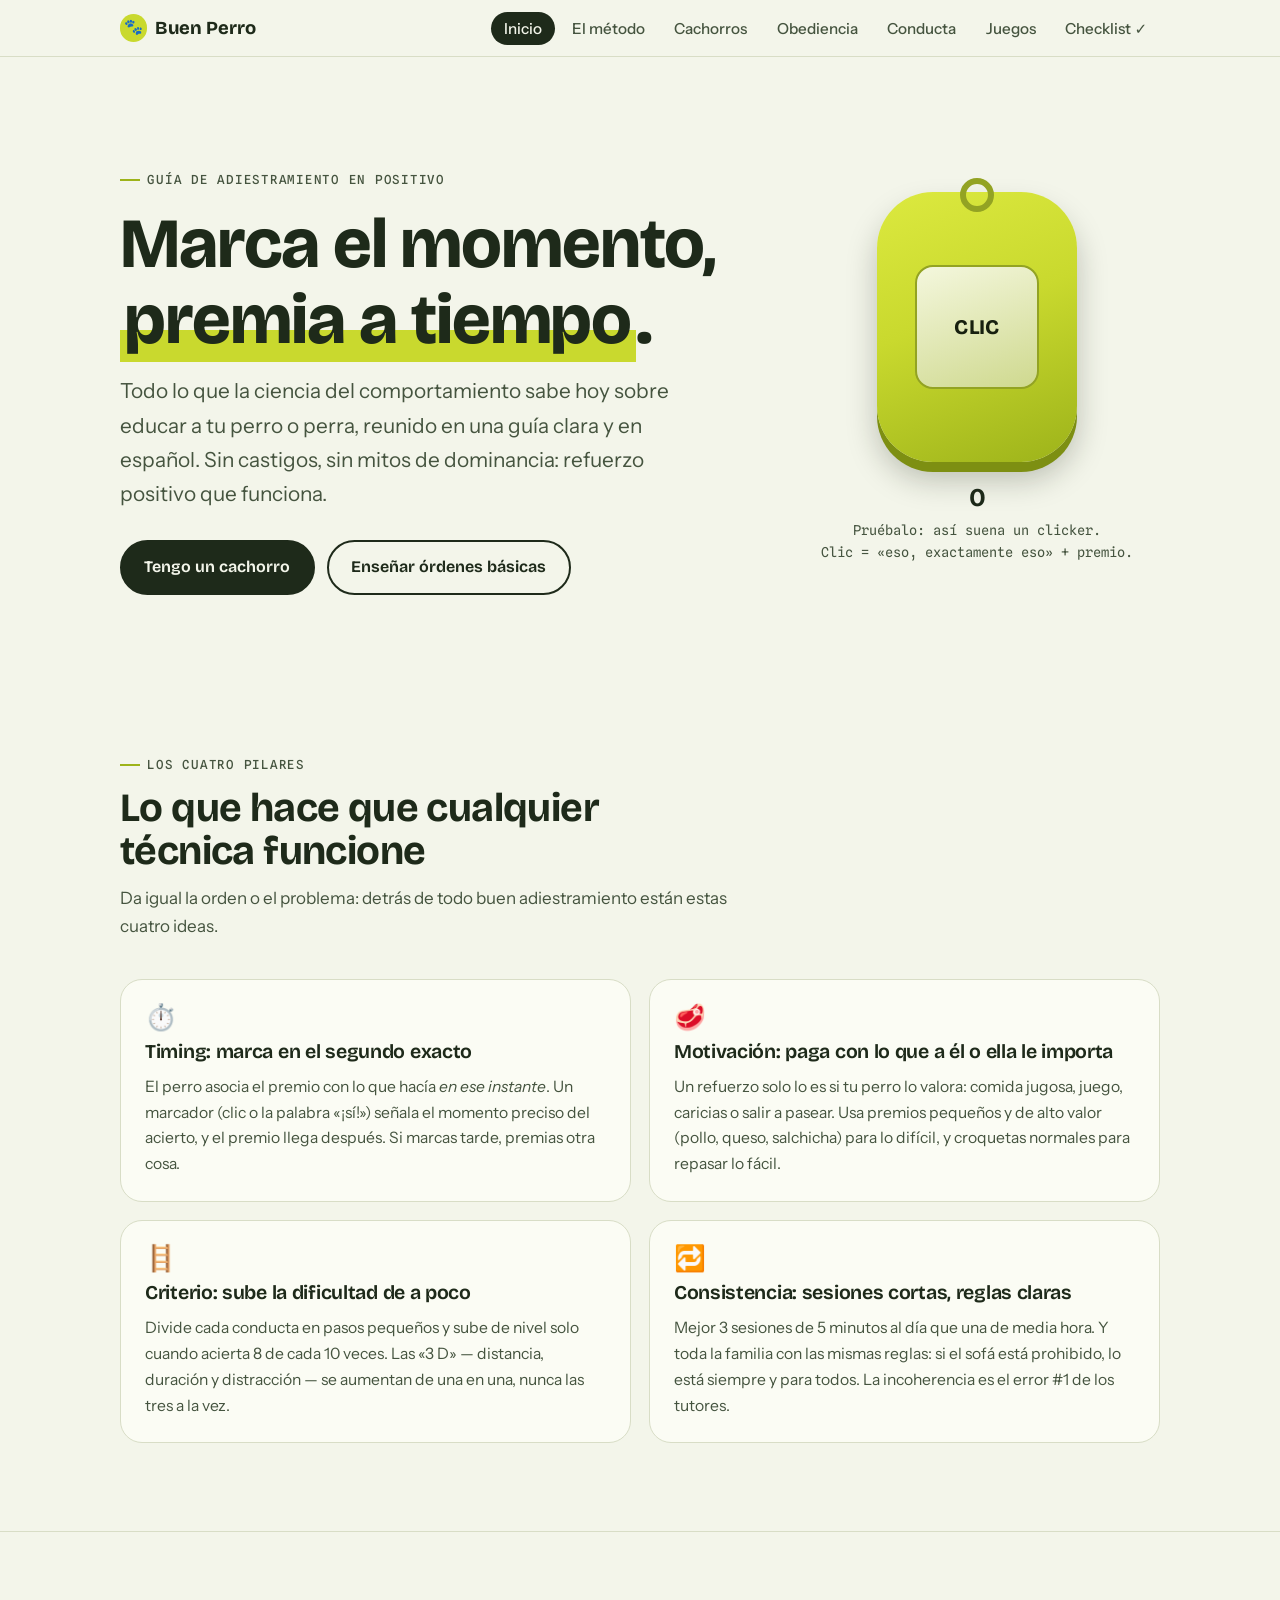
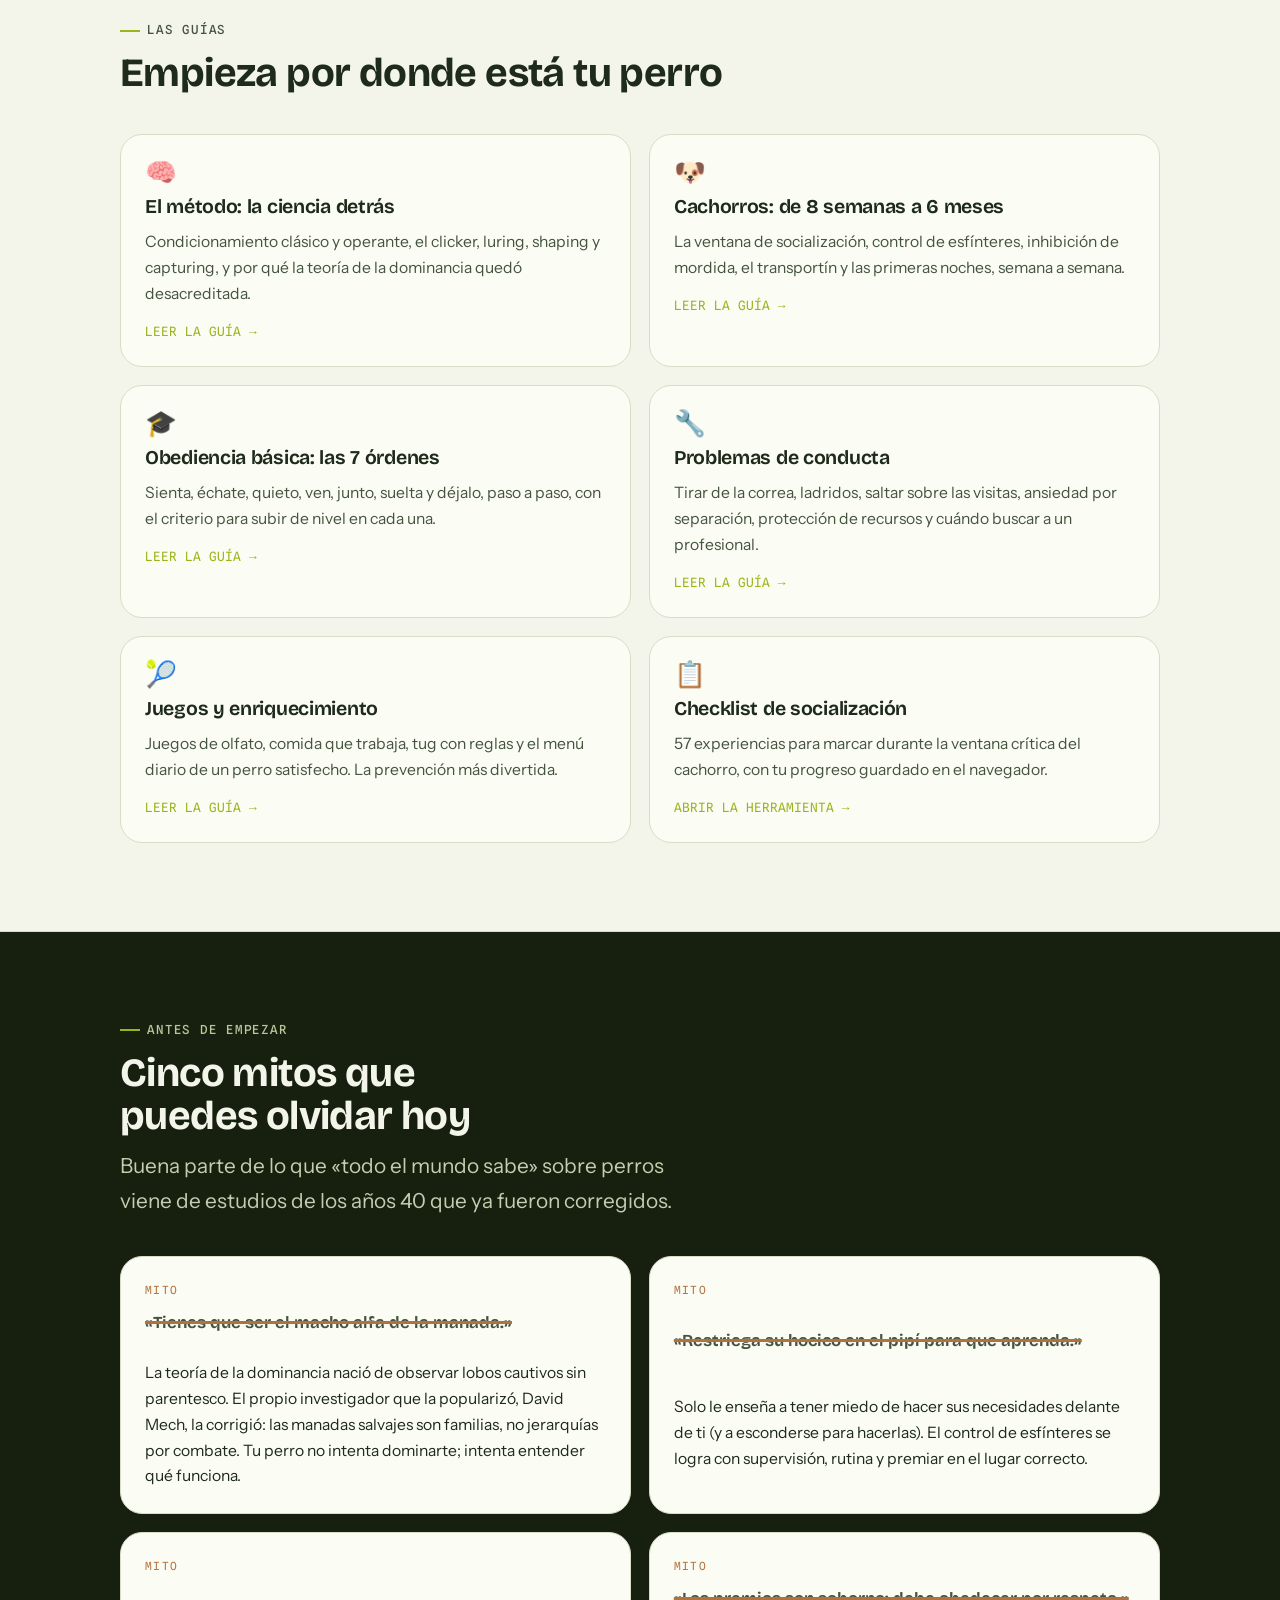
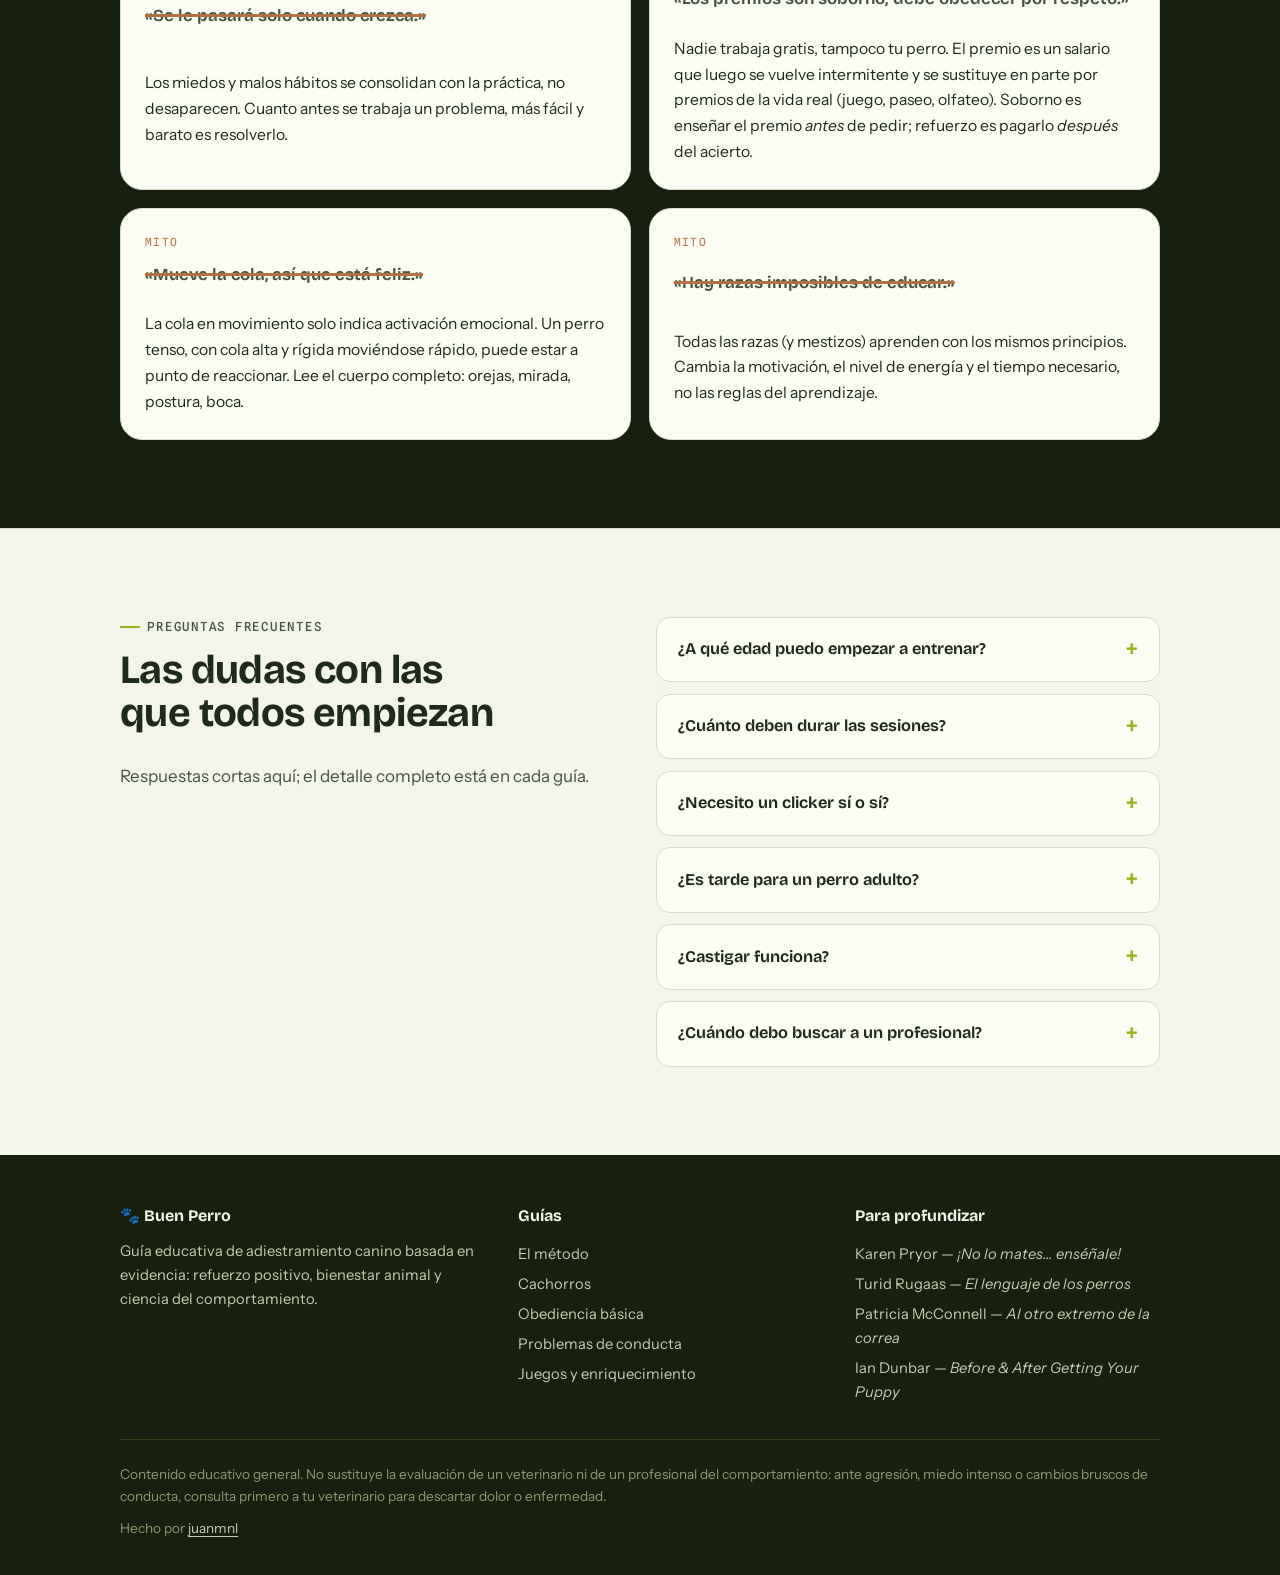
<file: index.html>
<!DOCTYPE html>
<html lang="es">
<head>
  <meta charset="UTF-8" />
  <meta name="viewport" content="width=device-width, initial-scale=1.0" />
  <title>Buen Perro — Guía de adiestramiento canino en positivo</title>
  <meta name="description" content="Guía en español de adiestramiento canino basado en ciencia: refuerzo positivo, socialización de cachorros, obediencia básica y solución de problemas de conducta." />
  <link rel="canonical" href="https://juanmnl.github.io/buen-perro/" />
  <meta property="og:title" content="Buen Perro — Guía de adiestramiento canino en positivo" />
  <meta property="og:description" content="Guía en español de adiestramiento canino basado en ciencia: refuerzo positivo, socialización de cachorros, obediencia básica y solución de problemas de conducta." />
  <meta property="og:type" content="website" />
  <meta property="og:url" content="https://juanmnl.github.io/buen-perro/" />
  <meta property="og:locale" content="es_LA" />
  <link rel="preconnect" href="https://fonts.googleapis.com" />
  <link rel="preconnect" href="https://fonts.gstatic.com" crossorigin />
  <link href="https://fonts.googleapis.com/css2?family=Bricolage+Grotesque:opsz,wght@12..96,400..800&family=Instrument+Sans:wght@400;500;600&family=Spline+Sans+Mono:wght@400;500;600&display=swap" rel="stylesheet" />
  <link rel="stylesheet" href="styles.css" />
  <link rel="icon" href="data:image/svg+xml,<svg xmlns='http://www.w3.org/2000/svg' viewBox='0 0 100 100'><text y='.9em' font-size='90'>🐕</text></svg>" />
</head>
<body>

<header class="nav">
  <div class="nav-inner">
    <a class="brand" href="index.html"><span class="paw">🐾</span> Buen Perro</a>
    <button class="nav-toggle" aria-expanded="false" aria-controls="nav-links">MENÚ</button>
    <ul class="nav-links" id="nav-links">
      <li><a href="index.html" aria-current="page">Inicio</a></li>
      <li><a href="metodo.html">El método</a></li>
      <li><a href="cachorros.html">Cachorros</a></li>
      <li><a href="obediencia.html">Obediencia</a></li>
      <li><a href="conducta.html">Conducta</a></li>
      <li><a href="juegos.html">Juegos</a></li>
      <li><a href="checklist.html">Checklist ✓</a></li>
    </ul>
  </div>
</header>

<main>

  <!-- ============ HERO ============ -->
  <section class="hero">
    <div class="wrap hero-grid">
      <div>
        <span class="eyebrow">Guía de adiestramiento en positivo</span>
        <h1 class="mt-1">Marca el momento, <span class="hl">premia a tiempo</span>.</h1>
        <p class="lead mt-1">
          Todo lo que la ciencia del comportamiento sabe hoy sobre educar a tu perro o perra,
          reunido en una guía clara y en español. Sin castigos, sin mitos de dominancia:
          refuerzo positivo que funciona.
        </p>
        <div class="hero-actions">
          <a class="btn btn-solid" href="cachorros.html">Tengo un cachorro</a>
          <a class="btn btn-ghost" href="obediencia.html">Enseñar órdenes básicas</a>
        </div>
      </div>
      <div class="clicker-stage">
        <button class="clicker" data-counter="#hero-count" aria-label="Clicker de adiestramiento: haz clic para escuchar el sonido del marcador">
          <span class="ring" aria-hidden="true"></span>
          <span class="plate" aria-hidden="true">CLIC</span>
        </button>
        <p class="clicker-count"><strong id="hero-count">0</strong> Pruébalo: así suena un clicker.<br />Clic = «eso, exactamente eso» + premio.</p>
      </div>
    </div>
  </section>

  <!-- ============ PILARES ============ -->
  <section class="section">
    <div class="wrap">
      <div class="section-head reveal">
        <span class="eyebrow">Los cuatro pilares</span>
        <h2>Lo que hace que cualquier técnica funcione</h2>
        <p class="muted">Da igual la orden o el problema: detrás de todo buen adiestramiento están estas cuatro ideas.</p>
      </div>
      <div class="grid grid-2">
        <div class="card reveal">
          <span class="icon">⏱️</span>
          <h3>Timing: marca en el segundo exacto</h3>
          <p>El perro asocia el premio con lo que hacía <em>en ese instante</em>. Un marcador (clic o la palabra «¡sí!») señala el momento preciso del acierto, y el premio llega después. Si marcas tarde, premias otra cosa.</p>
        </div>
        <div class="card reveal">
          <span class="icon">🥩</span>
          <h3>Motivación: paga con lo que a él o ella le importa</h3>
          <p>Un refuerzo solo lo es si tu perro lo valora: comida jugosa, juego, caricias o salir a pasear. Usa premios pequeños y de alto valor (pollo, queso, salchicha) para lo difícil, y croquetas normales para repasar lo fácil.</p>
        </div>
        <div class="card reveal">
          <span class="icon">🪜</span>
          <h3>Criterio: sube la dificultad de a poco</h3>
          <p>Divide cada conducta en pasos pequeños y sube de nivel solo cuando acierta 8 de cada 10 veces. Las «3 D» — distancia, duración y distracción — se aumentan de una en una, nunca las tres a la vez.</p>
        </div>
        <div class="card reveal">
          <span class="icon">🔁</span>
          <h3>Consistencia: sesiones cortas, reglas claras</h3>
          <p>Mejor 3 sesiones de 5 minutos al día que una de media hora. Y toda la familia con las mismas reglas: si el sofá está prohibido, lo está siempre y para todos. La incoherencia es el error #1 de los tutores.</p>
        </div>
      </div>
    </div>
  </section>

  <!-- ============ GUÍAS ============ -->
  <section class="section">
    <div class="wrap">
      <div class="section-head reveal">
        <span class="eyebrow">Las guías</span>
        <h2>Empieza por donde está tu perro</h2>
      </div>
      <div class="grid grid-2">
        <a class="card reveal" href="metodo.html">
          <span class="icon">🧠</span>
          <h3>El método: la ciencia detrás</h3>
          <p>Condicionamiento clásico y operante, el clicker, luring, shaping y capturing, y por qué la teoría de la dominancia quedó desacreditada.</p>
          <span class="go">LEER LA GUÍA →</span>
        </a>
        <a class="card reveal" href="cachorros.html">
          <span class="icon">🐶</span>
          <h3>Cachorros: de 8 semanas a 6 meses</h3>
          <p>La ventana de socialización, control de esfínteres, inhibición de mordida, el transportín y las primeras noches, semana a semana.</p>
          <span class="go">LEER LA GUÍA →</span>
        </a>
        <a class="card reveal" href="obediencia.html">
          <span class="icon">🎓</span>
          <h3>Obediencia básica: las 7 órdenes</h3>
          <p>Sienta, échate, quieto, ven, junto, suelta y déjalo, paso a paso, con el criterio para subir de nivel en cada una.</p>
          <span class="go">LEER LA GUÍA →</span>
        </a>
        <a class="card reveal" href="conducta.html">
          <span class="icon">🔧</span>
          <h3>Problemas de conducta</h3>
          <p>Tirar de la correa, ladridos, saltar sobre las visitas, ansiedad por separación, protección de recursos y cuándo buscar a un profesional.</p>
          <span class="go">LEER LA GUÍA →</span>
        </a>
        <a class="card reveal" href="juegos.html">
          <span class="icon">🎾</span>
          <h3>Juegos y enriquecimiento</h3>
          <p>Juegos de olfato, comida que trabaja, tug con reglas y el menú diario de un perro satisfecho. La prevención más divertida.</p>
          <span class="go">LEER LA GUÍA →</span>
        </a>
        <a class="card reveal" href="checklist.html">
          <span class="icon">📋</span>
          <h3>Checklist de socialización</h3>
          <p>57 experiencias para marcar durante la ventana crítica del cachorro, con tu progreso guardado en el navegador.</p>
          <span class="go">ABRIR LA HERRAMIENTA →</span>
        </a>
      </div>
    </div>
  </section>

  <!-- ============ MITOS ============ -->
  <section class="section section-dark">
    <div class="wrap">
      <div class="section-head reveal">
        <span class="eyebrow">Antes de empezar</span>
        <h2>Cinco mitos que puedes olvidar hoy</h2>
        <p class="lead">Buena parte de lo que «todo el mundo sabe» sobre perros viene de estudios de los años 40 que ya fueron corregidos.</p>
      </div>
      <div class="grid grid-2">
        <div class="myth reveal">
          <span class="tag">Mito</span>
          <p class="false">«Tienes que ser el macho alfa de la manada.»</p>
          <p class="true">La teoría de la dominancia nació de observar lobos cautivos sin parentesco. El propio investigador que la popularizó, David Mech, la corrigió: las manadas salvajes son familias, no jerarquías por combate. Tu perro no intenta dominarte; intenta entender qué funciona.</p>
        </div>
        <div class="myth reveal">
          <span class="tag">Mito</span>
          <p class="false">«Restriega su hocico en el pipí para que aprenda.»</p>
          <p class="true">Solo le enseña a tener miedo de hacer sus necesidades delante de ti (y a esconderse para hacerlas). El control de esfínteres se logra con supervisión, rutina y premiar en el lugar correcto.</p>
        </div>
        <div class="myth reveal">
          <span class="tag">Mito</span>
          <p class="false">«Se le pasará solo cuando crezca.»</p>
          <p class="true">Los miedos y malos hábitos se consolidan con la práctica, no desaparecen. Cuanto antes se trabaja un problema, más fácil y barato es resolverlo.</p>
        </div>
        <div class="myth reveal">
          <span class="tag">Mito</span>
          <p class="false">«Los premios son soborno; debe obedecer por respeto.»</p>
          <p class="true">Nadie trabaja gratis, tampoco tu perro. El premio es un salario que luego se vuelve intermitente y se sustituye en parte por premios de la vida real (juego, paseo, olfateo). Soborno es enseñar el premio <em>antes</em> de pedir; refuerzo es pagarlo <em>después</em> del acierto.</p>
        </div>
        <div class="myth reveal">
          <span class="tag">Mito</span>
          <p class="false">«Mueve la cola, así que está feliz.»</p>
          <p class="true">La cola en movimiento solo indica activación emocional. Un perro tenso, con cola alta y rígida moviéndose rápido, puede estar a punto de reaccionar. Lee el cuerpo completo: orejas, mirada, postura, boca.</p>
        </div>
        <div class="myth reveal">
          <span class="tag">Mito</span>
          <p class="false">«Hay razas imposibles de educar.»</p>
          <p class="true">Todas las razas (y mestizos) aprenden con los mismos principios. Cambia la motivación, el nivel de energía y el tiempo necesario, no las reglas del aprendizaje.</p>
        </div>
      </div>
    </div>
  </section>

  <!-- ============ FAQ ============ -->
  <section class="section">
    <div class="wrap two-col">
      <div class="section-head reveal" style="margin-bottom:0">
        <span class="eyebrow">Preguntas frecuentes</span>
        <h2>Las dudas con las que todos empiezan</h2>
        <p class="muted mt-1">Respuestas cortas aquí; el detalle completo está en cada guía.</p>
      </div>
      <div class="reveal">
        <details>
          <summary>¿A qué edad puedo empezar a entrenar?</summary>
          <p class="answer">Desde el primer día en casa (idealmente 8 semanas). Un cachorro de 2 meses puede aprender «sienta», «ven» y su nombre. La socialización, de hecho, tiene fecha límite: aprovecha antes de las 12–14 semanas.</p>
        </details>
        <details>
          <summary>¿Cuánto deben durar las sesiones?</summary>
          <p class="answer">De 3 a 5 minutos con cachorros, hasta 10 con adultos, varias veces al día. Termina siempre con un acierto fácil, con ganas de más.</p>
        </details>
        <details>
          <summary>¿Necesito un clicker sí o sí?</summary>
          <p class="answer">No. Una palabra corta y consistente («¡sí!», «bien») funciona como marcador. El clicker solo es más preciso y siempre suena igual.</p>
        </details>
        <details>
          <summary>¿Es tarde para un perro adulto?</summary>
          <p class="answer">Nunca. Los adultos aprenden igual (a veces más rápido, porque se concentran mejor que un cachorro). Solo los hábitos muy ensayados tardan más en cambiarse.</p>
        </details>
        <details>
          <summary>¿Castigar funciona?</summary>
          <p class="answer">El castigo físico o intimidatorio puede suprimir la conducta a corto plazo, pero no enseña qué hacer en su lugar y aumenta el riesgo de miedo y agresión (está asociado a más problemas de conducta en múltiples estudios). Por eso las principales asociaciones veterinarias de comportamiento lo desaconsejan.</p>
        </details>
        <details>
          <summary>¿Cuándo debo buscar a un profesional?</summary>
          <p class="answer">Ante cualquier agresión (gruñidos con marcaje o mordidas), miedo intenso, ansiedad por separación severa o si llevas semanas sin avances. Busca educadores en positivo certificados o veterinarios etólogos.</p>
        </details>
      </div>
    </div>
  </section>

</main>

<footer class="footer">
  <div class="wrap">
    <div class="footer-grid">
      <div>
        <h4>🐾 Buen Perro</h4>
        <p>Guía educativa de adiestramiento canino basada en evidencia: refuerzo positivo, bienestar animal y ciencia del comportamiento.</p>
      </div>
      <div>
        <h4>Guías</h4>
        <ul>
          <li><a href="metodo.html">El método</a></li>
          <li><a href="cachorros.html">Cachorros</a></li>
          <li><a href="obediencia.html">Obediencia básica</a></li>
          <li><a href="conducta.html">Problemas de conducta</a></li>
          <li><a href="juegos.html">Juegos y enriquecimiento</a></li>
        </ul>
      </div>
      <div>
        <h4>Para profundizar</h4>
        <ul>
          <li>Karen Pryor — <em>¡No lo mates… enséñale!</em></li>
          <li>Turid Rugaas — <em>El lenguaje de los perros</em></li>
          <li>Patricia McConnell — <em>Al otro extremo de la correa</em></li>
          <li>Ian Dunbar — <em>Before &amp; After Getting Your Puppy</em></li>
        </ul>
      </div>
    </div>
    <p class="legal">Contenido educativo general. No sustituye la evaluación de un veterinario ni de un profesional del comportamiento: ante agresión, miedo intenso o cambios bruscos de conducta, consulta primero a tu veterinario para descartar dolor o enfermedad.</p>
    <p class="credit">Hecho por <a href="https://www.juanmnl.com" target="_blank" rel="noopener noreferrer">juanmnl</a></p>
  </div>
</footer>

<script src="app.js"></script>
</body>
</html>
</file>
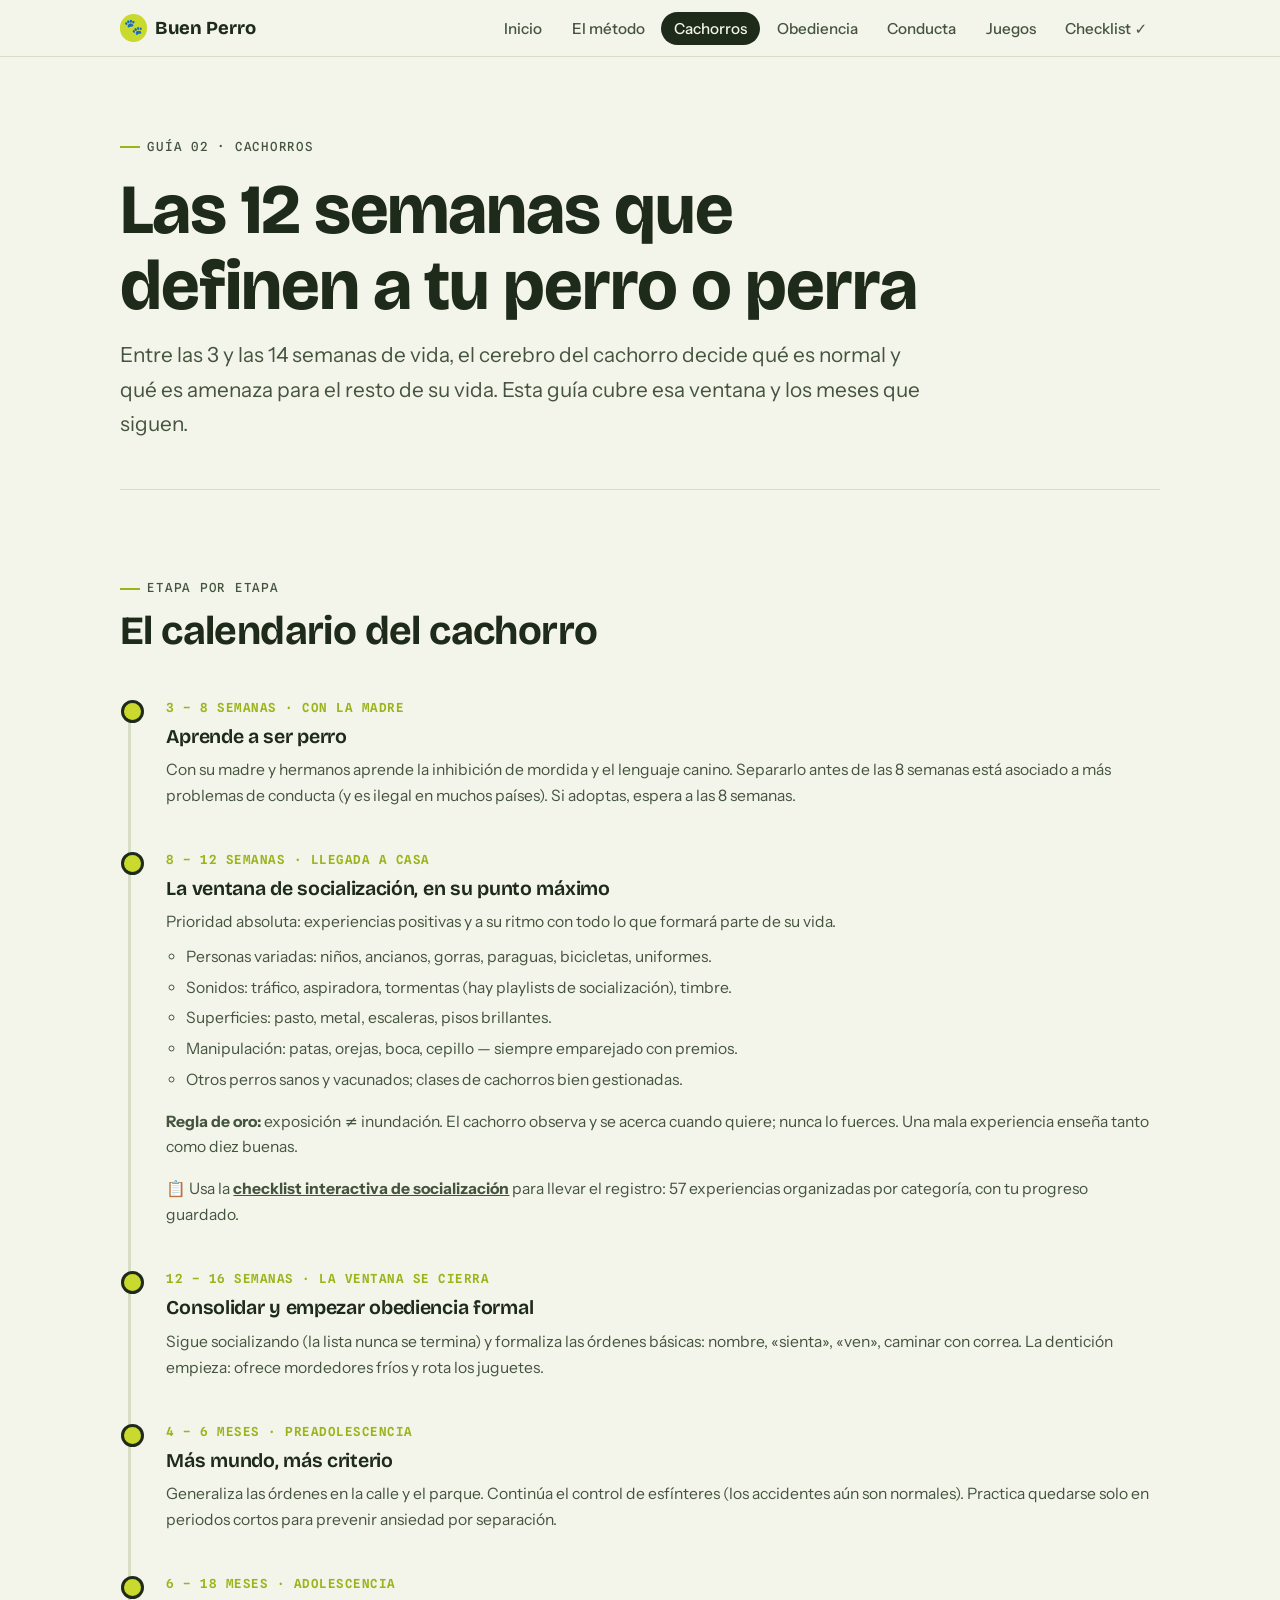
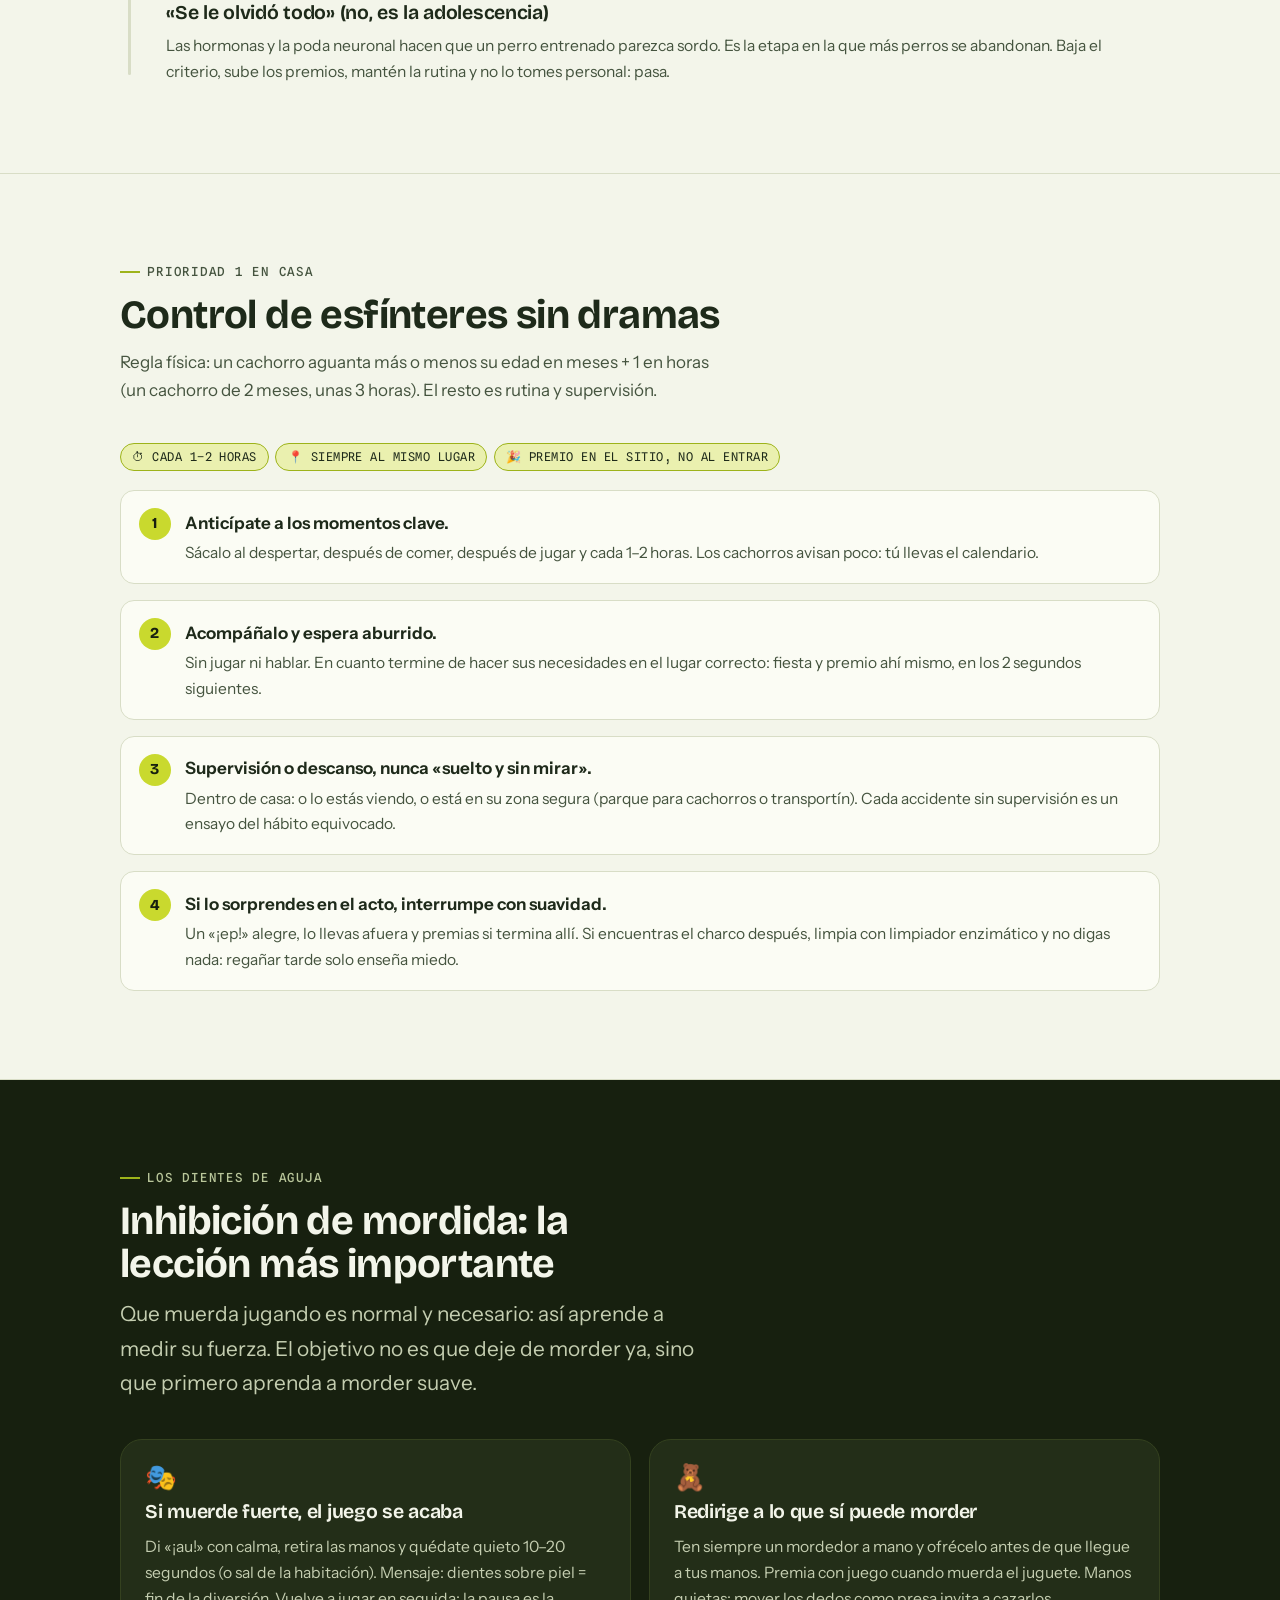
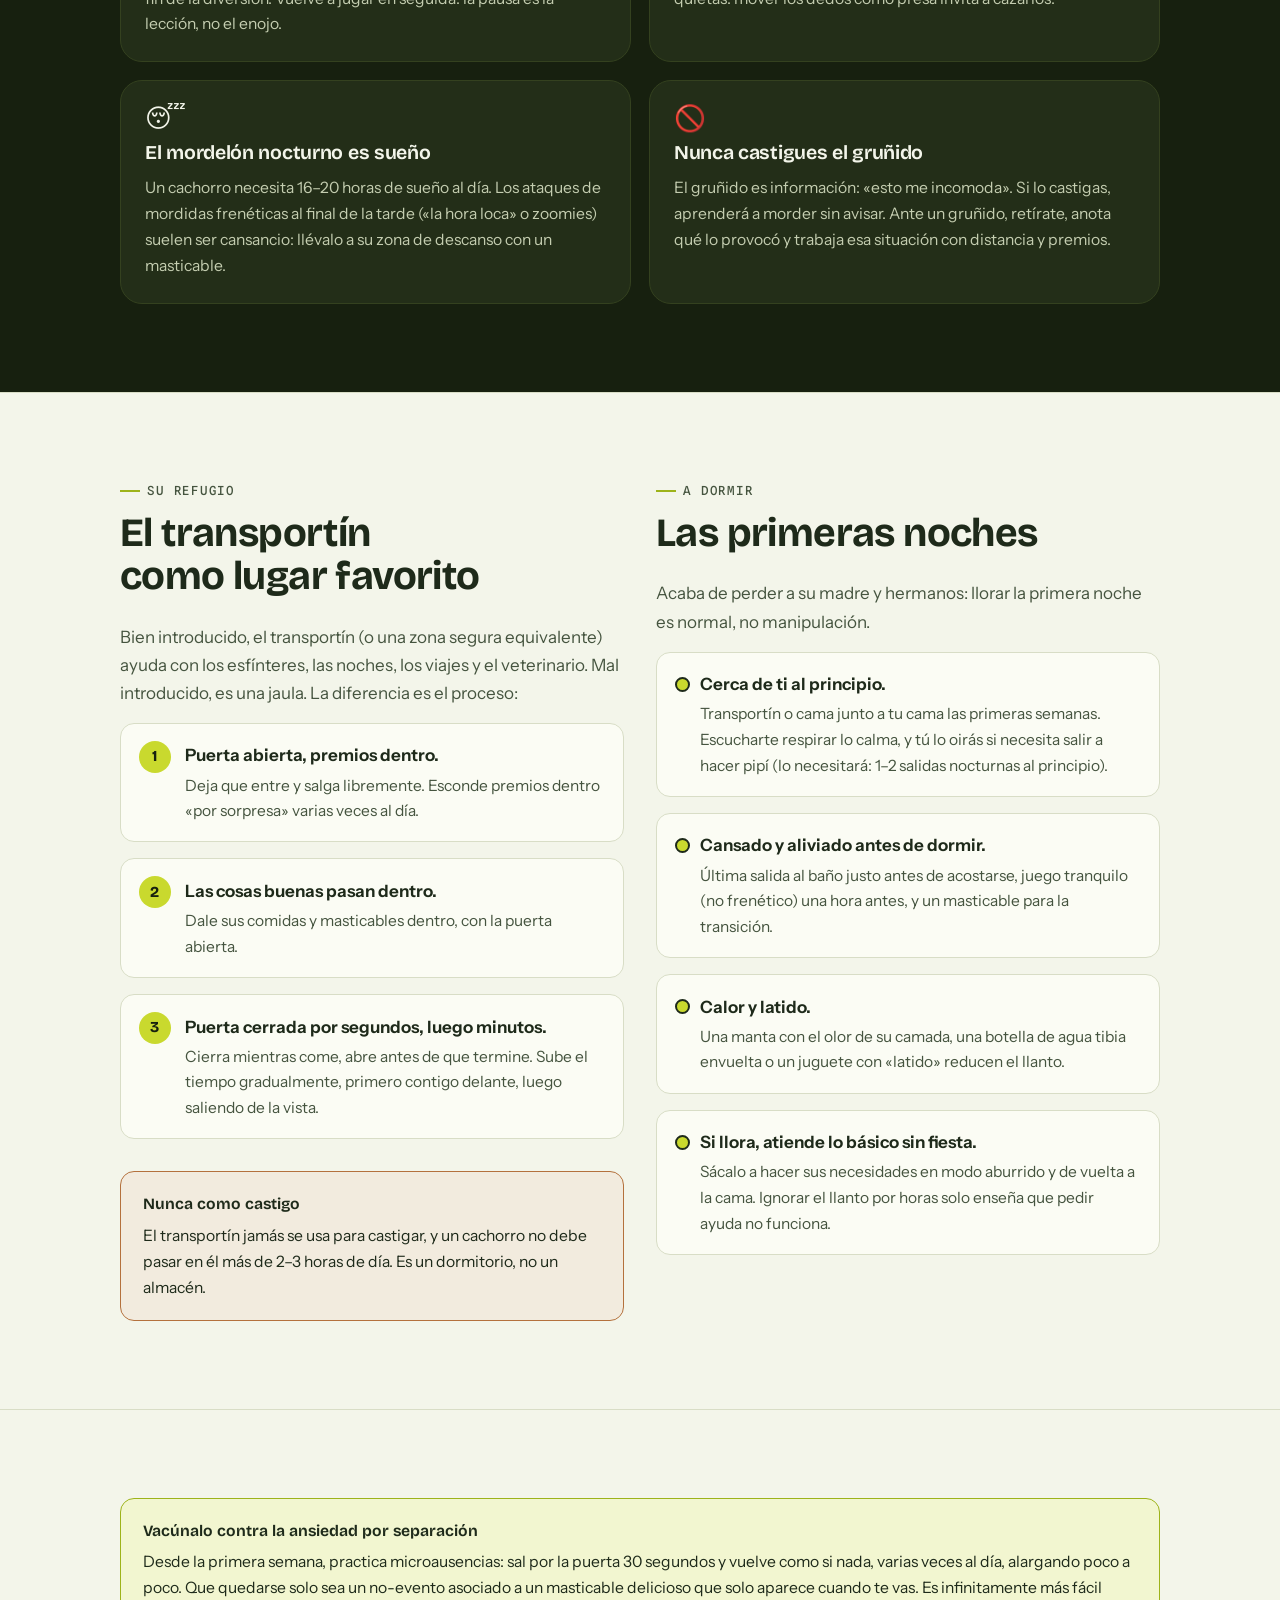
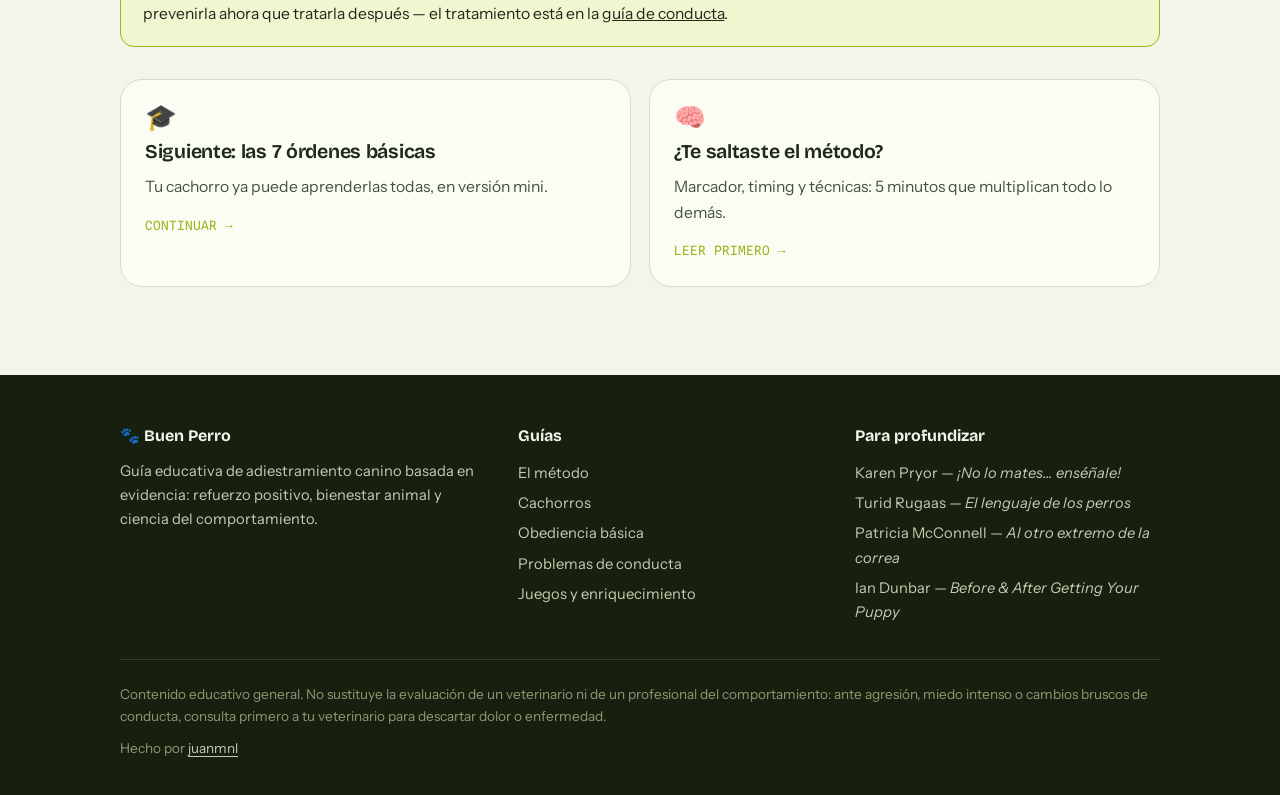
<file: cachorros.html>
<!DOCTYPE html>
<html lang="es">
<head>
  <meta charset="UTF-8" />
  <meta name="viewport" content="width=device-width, initial-scale=1.0" />
  <title>Guía de cachorros — Buen Perro</title>
  <meta name="description" content="Guía completa del cachorro: ventana de socialización, control de esfínteres, inhibición de mordida, transportín y primeras noches, semana a semana." />
  <link rel="canonical" href="https://juanmnl.github.io/buen-perro/cachorros.html" />
  <meta property="og:title" content="Guía de cachorros — Buen Perro" />
  <meta property="og:description" content="Guía completa del cachorro: ventana de socialización, control de esfínteres, inhibición de mordida, transportín y primeras noches, semana a semana." />
  <meta property="og:type" content="website" />
  <meta property="og:url" content="https://juanmnl.github.io/buen-perro/cachorros.html" />
  <meta property="og:locale" content="es_LA" />
  <link rel="preconnect" href="https://fonts.googleapis.com" />
  <link rel="preconnect" href="https://fonts.gstatic.com" crossorigin />
  <link href="https://fonts.googleapis.com/css2?family=Bricolage+Grotesque:opsz,wght@12..96,400..800&family=Instrument+Sans:wght@400;500;600&family=Spline+Sans+Mono:wght@400;500;600&display=swap" rel="stylesheet" />
  <link rel="stylesheet" href="styles.css" />
  <link rel="icon" href="data:image/svg+xml,<svg xmlns='http://www.w3.org/2000/svg' viewBox='0 0 100 100'><text y='.9em' font-size='90'>🐕</text></svg>" />
</head>
<body>

<header class="nav">
  <div class="nav-inner">
    <a class="brand" href="index.html"><span class="paw">🐾</span> Buen Perro</a>
    <button class="nav-toggle" aria-expanded="false" aria-controls="nav-links">MENÚ</button>
    <ul class="nav-links" id="nav-links">
      <li><a href="index.html">Inicio</a></li>
      <li><a href="metodo.html">El método</a></li>
      <li><a href="cachorros.html" aria-current="page">Cachorros</a></li>
      <li><a href="obediencia.html">Obediencia</a></li>
      <li><a href="conducta.html">Conducta</a></li>
      <li><a href="juegos.html">Juegos</a></li>
      <li><a href="checklist.html">Checklist ✓</a></li>
    </ul>
  </div>
</header>

<main>

  <div class="wrap">
    <div class="page-head">
      <span class="eyebrow">Guía 02 · Cachorros</span>
      <h1>Las 12 semanas que definen a tu perro o perra</h1>
      <p class="lead">Entre las 3 y las 14 semanas de vida, el cerebro del cachorro decide qué es normal y qué es amenaza para el resto de su vida. Esta guía cubre esa ventana y los meses que siguen.</p>
    </div>
  </div>

  <!-- ============ LÍNEA DE TIEMPO ============ -->
  <section class="section">
    <div class="wrap">
      <div class="section-head reveal">
        <span class="eyebrow">Etapa por etapa</span>
        <h2>El calendario del cachorro</h2>
      </div>
      <ol class="timeline">
        <li class="reveal">
          <span class="age">3 – 8 semanas · con la madre</span>
          <h3>Aprende a ser perro</h3>
          <p>Con su madre y hermanos aprende la inhibición de mordida y el lenguaje canino. Separarlo antes de las 8 semanas está asociado a más problemas de conducta (y es ilegal en muchos países). Si adoptas, espera a las 8 semanas.</p>
        </li>
        <li class="reveal">
          <span class="age">8 – 12 semanas · llegada a casa</span>
          <h3>La ventana de socialización, en su punto máximo</h3>
          <p>Prioridad absoluta: experiencias positivas y a su ritmo con todo lo que formará parte de su vida.</p>
          <ul>
            <li>Personas variadas: niños, ancianos, gorras, paraguas, bicicletas, uniformes.</li>
            <li>Sonidos: tráfico, aspiradora, tormentas (hay playlists de socialización), timbre.</li>
            <li>Superficies: pasto, metal, escaleras, pisos brillantes.</li>
            <li>Manipulación: patas, orejas, boca, cepillo — siempre emparejado con premios.</li>
            <li>Otros perros sanos y vacunados; clases de cachorros bien gestionadas.</li>
          </ul>
          <p class="mt-1"><strong>Regla de oro:</strong> exposición ≠ inundación. El cachorro observa y se acerca cuando quiere; nunca lo fuerces. Una mala experiencia enseña tanto como diez buenas.</p>
          <p class="mt-1">📋 Usa la <a href="checklist.html"><strong>checklist interactiva de socialización</strong></a> para llevar el registro: 57 experiencias organizadas por categoría, con tu progreso guardado.</p>
        </li>
        <li class="reveal">
          <span class="age">12 – 16 semanas · la ventana se cierra</span>
          <h3>Consolidar y empezar obediencia formal</h3>
          <p>Sigue socializando (la lista nunca se termina) y formaliza las órdenes básicas: nombre, «sienta», «ven», caminar con correa. La dentición empieza: ofrece mordedores fríos y rota los juguetes.</p>
        </li>
        <li class="reveal">
          <span class="age">4 – 6 meses · preadolescencia</span>
          <h3>Más mundo, más criterio</h3>
          <p>Generaliza las órdenes en la calle y el parque. Continúa el control de esfínteres (los accidentes aún son normales). Practica quedarse solo en periodos cortos para prevenir ansiedad por separación.</p>
        </li>
        <li class="reveal">
          <span class="age">6 – 18 meses · adolescencia</span>
          <h3>«Se le olvidó todo» (no, es la adolescencia)</h3>
          <p>Las hormonas y la poda neuronal hacen que un perro entrenado parezca sordo. Es la etapa en la que más perros se abandonan. Baja el criterio, sube los premios, mantén la rutina y no lo tomes personal: pasa.</p>
        </li>
      </ol>
    </div>
  </section>

  <!-- ============ ESFÍNTERES ============ -->
  <section class="section">
    <div class="wrap">
      <div class="section-head reveal">
        <span class="eyebrow">Prioridad 1 en casa</span>
        <h2>Control de esfínteres sin dramas</h2>
        <p class="muted">Regla física: un cachorro aguanta más o menos su edad en meses + 1 en horas (un cachorro de 2 meses, unas 3 horas). El resto es rutina y supervisión.</p>
      </div>
      <div class="chips reveal" style="margin-bottom:1.2rem">
        <span class="chip">⏱ CADA 1–2 HORAS</span>
        <span class="chip">📍 SIEMPRE AL MISMO LUGAR</span>
        <span class="chip">🎉 PREMIO EN EL SITIO, NO AL ENTRAR</span>
      </div>
      <ol class="steps">
        <li><strong>Anticípate a los momentos clave.</strong><p>Sácalo al despertar, después de comer, después de jugar y cada 1–2 horas. Los cachorros avisan poco: tú llevas el calendario.</p></li>
        <li><strong>Acompáñalo y espera aburrido.</strong><p>Sin jugar ni hablar. En cuanto termine de hacer sus necesidades en el lugar correcto: fiesta y premio ahí mismo, en los 2 segundos siguientes.</p></li>
        <li><strong>Supervisión o descanso, nunca «suelto y sin mirar».</strong><p>Dentro de casa: o lo estás viendo, o está en su zona segura (parque para cachorros o transportín). Cada accidente sin supervisión es un ensayo del hábito equivocado.</p></li>
        <li><strong>Si lo sorprendes en el acto, interrumpe con suavidad.</strong><p>Un «¡ep!» alegre, lo llevas afuera y premias si termina allí. Si encuentras el charco después, limpia con limpiador enzimático y no digas nada: regañar tarde solo enseña miedo.</p></li>
      </ol>
    </div>
  </section>

  <!-- ============ MORDIDA ============ -->
  <section class="section section-dark">
    <div class="wrap">
      <div class="section-head reveal">
        <span class="eyebrow">Los dientes de aguja</span>
        <h2>Inhibición de mordida: la lección más importante</h2>
        <p class="lead">Que muerda jugando es normal y necesario: así aprende a medir su fuerza. El objetivo no es que deje de morder ya, sino que primero aprenda a morder suave.</p>
      </div>
      <div class="grid grid-2">
        <div class="card reveal">
          <span class="icon">🎭</span>
          <h3>Si muerde fuerte, el juego se acaba</h3>
          <p>Di «¡au!» con calma, retira las manos y quédate quieto 10–20 segundos (o sal de la habitación). Mensaje: dientes sobre piel = fin de la diversión. Vuelve a jugar en seguida: la pausa es la lección, no el enojo.</p>
        </div>
        <div class="card reveal">
          <span class="icon">🧸</span>
          <h3>Redirige a lo que sí puede morder</h3>
          <p>Ten siempre un mordedor a mano y ofrécelo antes de que llegue a tus manos. Premia con juego cuando muerda el juguete. Manos quietas: mover los dedos como presa invita a cazarlos.</p>
        </div>
        <div class="card reveal">
          <span class="icon">😴</span>
          <h3>El mordelón nocturno es sueño</h3>
          <p>Un cachorro necesita 16–20 horas de sueño al día. Los ataques de mordidas frenéticas al final de la tarde («la hora loca» o zoomies) suelen ser cansancio: llévalo a su zona de descanso con un masticable.</p>
        </div>
        <div class="card reveal">
          <span class="icon">🚫</span>
          <h3>Nunca castigues el gruñido</h3>
          <p>El gruñido es información: «esto me incomoda». Si lo castigas, aprenderá a morder sin avisar. Ante un gruñido, retírate, anota qué lo provocó y trabaja esa situación con distancia y premios.</p>
        </div>
      </div>
    </div>
  </section>

  <!-- ============ TRANSPORTÍN Y NOCHES ============ -->
  <section class="section">
    <div class="wrap two-col">
      <div>
        <div class="section-head reveal" style="margin-bottom:1.5rem">
          <span class="eyebrow">Su refugio</span>
          <h2>El transportín como lugar favorito</h2>
        </div>
        <div class="reveal">
          <p class="muted">Bien introducido, el transportín (o una zona segura equivalente) ayuda con los esfínteres, las noches, los viajes y el veterinario. Mal introducido, es una jaula. La diferencia es el proceso:</p>
          <ol class="steps mt-1">
            <li><strong>Puerta abierta, premios dentro.</strong><p>Deja que entre y salga libremente. Esconde premios dentro «por sorpresa» varias veces al día.</p></li>
            <li><strong>Las cosas buenas pasan dentro.</strong><p>Dale sus comidas y masticables dentro, con la puerta abierta.</p></li>
            <li><strong>Puerta cerrada por segundos, luego minutos.</strong><p>Cierra mientras come, abre antes de que termine. Sube el tiempo gradualmente, primero contigo delante, luego saliendo de la vista.</p></li>
          </ol>
          <div class="callout callout-warn mt-2">
            <strong>Nunca como castigo</strong>
            <p>El transportín jamás se usa para castigar, y un cachorro no debe pasar en él más de 2–3 horas de día. Es un dormitorio, no un almacén.</p>
          </div>
        </div>
      </div>
      <div>
        <div class="section-head reveal" style="margin-bottom:1.5rem">
          <span class="eyebrow">A dormir</span>
          <h2>Las primeras noches</h2>
        </div>
        <div class="reveal">
          <p class="muted">Acaba de perder a su madre y hermanos: llorar la primera noche es normal, no manipulación.</p>
          <ul class="steps mt-1" style="list-style:none">
            <li><strong>Cerca de ti al principio.</strong><p>Transportín o cama junto a tu cama las primeras semanas. Escucharte respirar lo calma, y tú lo oirás si necesita salir a hacer pipí (lo necesitará: 1–2 salidas nocturnas al principio).</p></li>
            <li><strong>Cansado y aliviado antes de dormir.</strong><p>Última salida al baño justo antes de acostarse, juego tranquilo (no frenético) una hora antes, y un masticable para la transición.</p></li>
            <li><strong>Calor y latido.</strong><p>Una manta con el olor de su camada, una botella de agua tibia envuelta o un juguete con «latido» reducen el llanto.</p></li>
            <li><strong>Si llora, atiende lo básico sin fiesta.</strong><p>Sácalo a hacer sus necesidades en modo aburrido y de vuelta a la cama. Ignorar el llanto por horas solo enseña que pedir ayuda no funciona.</p></li>
          </ul>
        </div>
      </div>
    </div>
  </section>

  <!-- ============ PREVENCIÓN SEPARACIÓN ============ -->
  <section class="section">
    <div class="wrap">
      <div class="callout callout-tip reveal">
        <strong>Vacúnalo contra la ansiedad por separación</strong>
        <p>Desde la primera semana, practica microausencias: sal por la puerta 30 segundos y vuelve como si nada, varias veces al día, alargando poco a poco. Que quedarse solo sea un no-evento asociado a un masticable delicioso que solo aparece cuando te vas. Es infinitamente más fácil prevenirla ahora que tratarla después — el tratamiento está en la <a href="conducta.html">guía de conducta</a>.</p>
      </div>
      <div class="grid grid-2 mt-2">
        <a class="card reveal" href="obediencia.html">
          <span class="icon">🎓</span>
          <h3>Siguiente: las 7 órdenes básicas</h3>
          <p>Tu cachorro ya puede aprenderlas todas, en versión mini.</p>
          <span class="go">CONTINUAR →</span>
        </a>
        <a class="card reveal" href="metodo.html">
          <span class="icon">🧠</span>
          <h3>¿Te saltaste el método?</h3>
          <p>Marcador, timing y técnicas: 5 minutos que multiplican todo lo demás.</p>
          <span class="go">LEER PRIMERO →</span>
        </a>
      </div>
    </div>
  </section>

</main>

<footer class="footer">
  <div class="wrap">
    <div class="footer-grid">
      <div>
        <h4>🐾 Buen Perro</h4>
        <p>Guía educativa de adiestramiento canino basada en evidencia: refuerzo positivo, bienestar animal y ciencia del comportamiento.</p>
      </div>
      <div>
        <h4>Guías</h4>
        <ul>
          <li><a href="metodo.html">El método</a></li>
          <li><a href="cachorros.html">Cachorros</a></li>
          <li><a href="obediencia.html">Obediencia básica</a></li>
          <li><a href="conducta.html">Problemas de conducta</a></li>
          <li><a href="juegos.html">Juegos y enriquecimiento</a></li>
        </ul>
      </div>
      <div>
        <h4>Para profundizar</h4>
        <ul>
          <li>Karen Pryor — <em>¡No lo mates… enséñale!</em></li>
          <li>Turid Rugaas — <em>El lenguaje de los perros</em></li>
          <li>Patricia McConnell — <em>Al otro extremo de la correa</em></li>
          <li>Ian Dunbar — <em>Before &amp; After Getting Your Puppy</em></li>
        </ul>
      </div>
    </div>
    <p class="legal">Contenido educativo general. No sustituye la evaluación de un veterinario ni de un profesional del comportamiento: ante agresión, miedo intenso o cambios bruscos de conducta, consulta primero a tu veterinario para descartar dolor o enfermedad.</p>
    <p class="credit">Hecho por <a href="https://www.juanmnl.com" target="_blank" rel="noopener noreferrer">juanmnl</a></p>
  </div>
</footer>

<script src="app.js"></script>
</body>
</html>
</file>
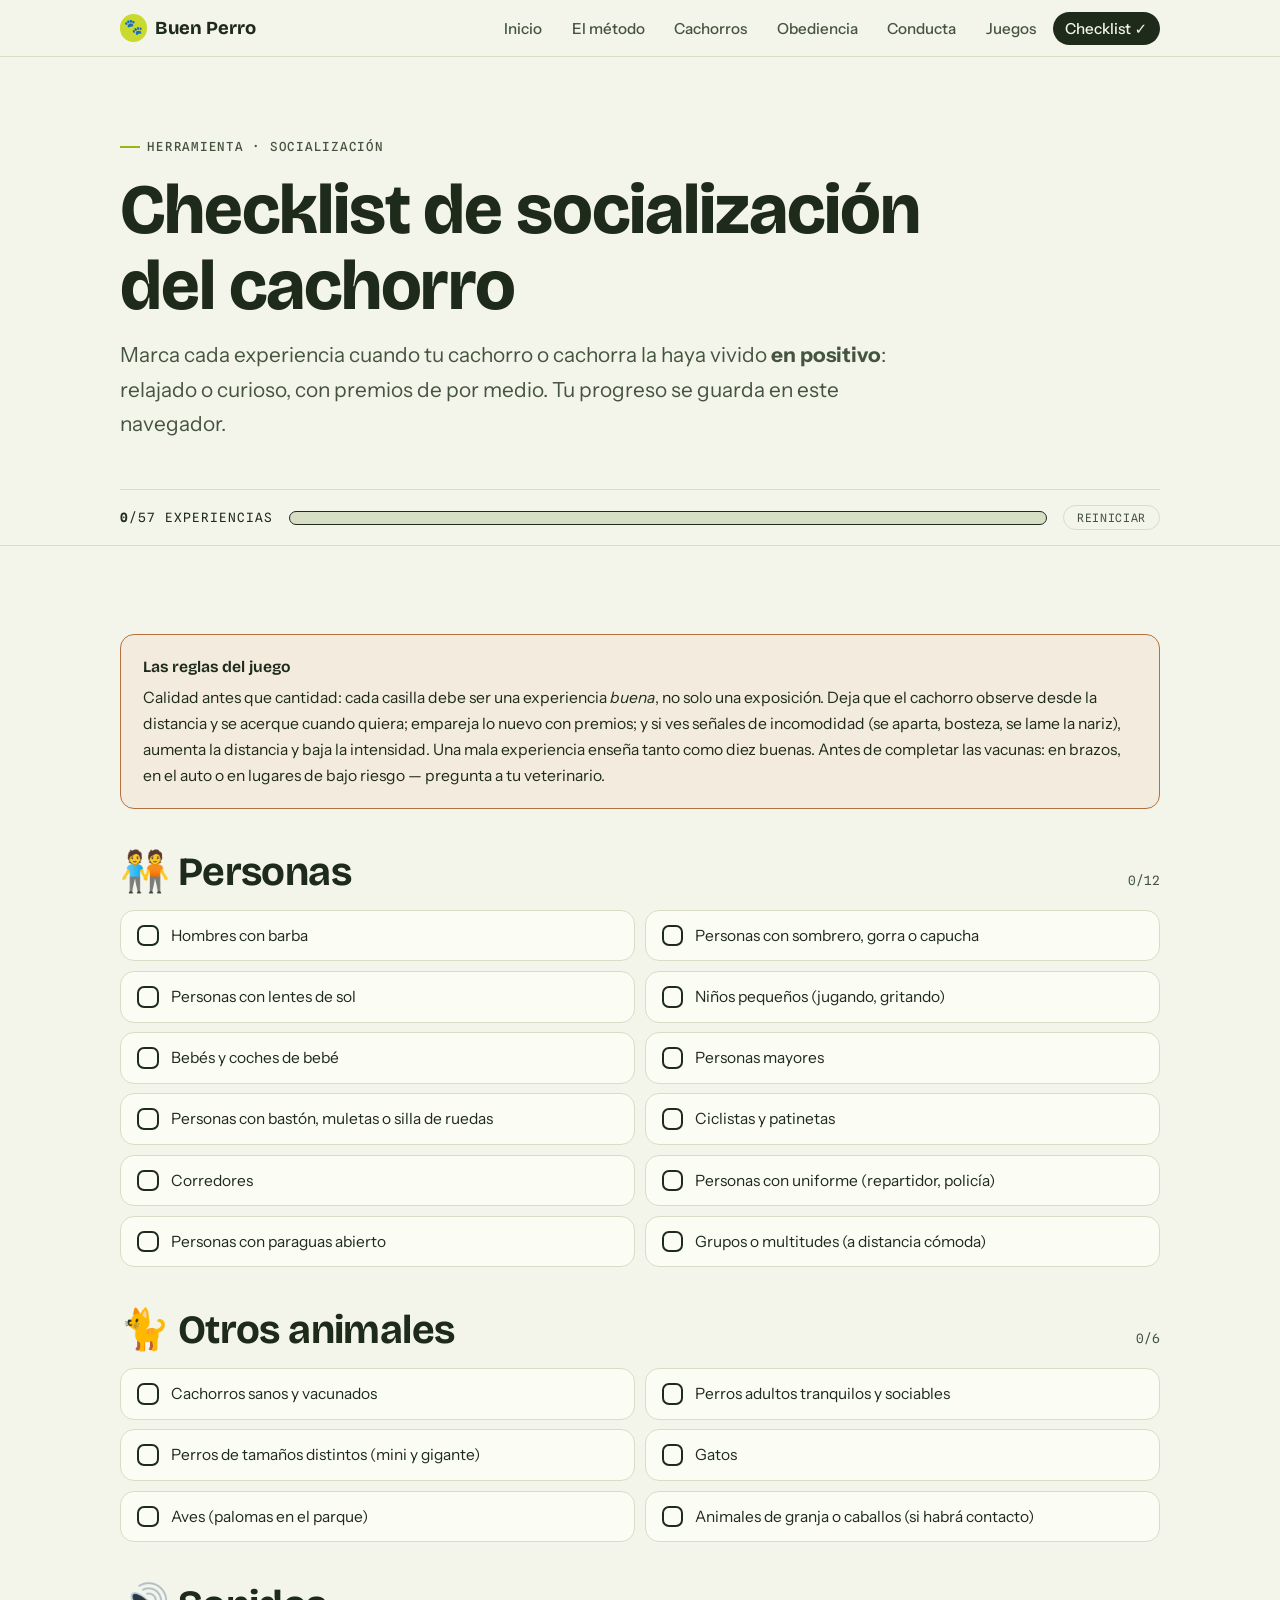
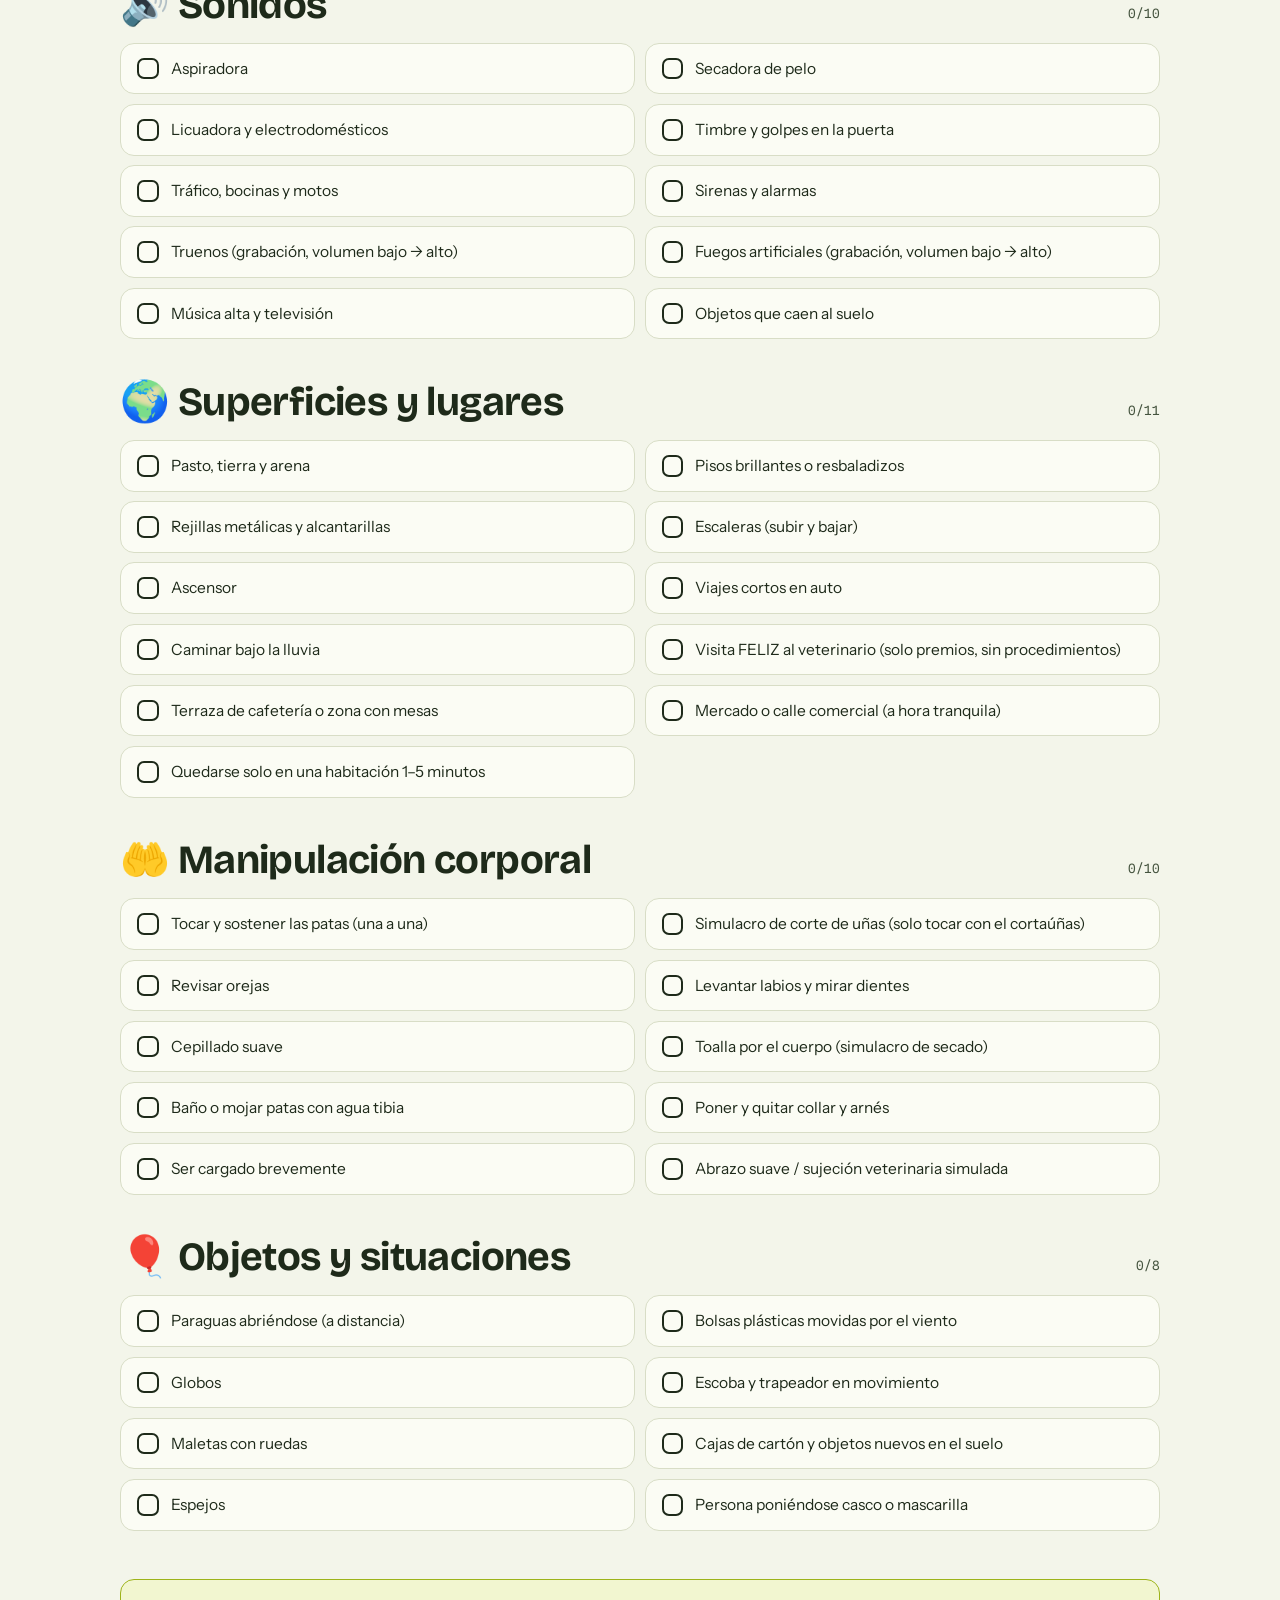
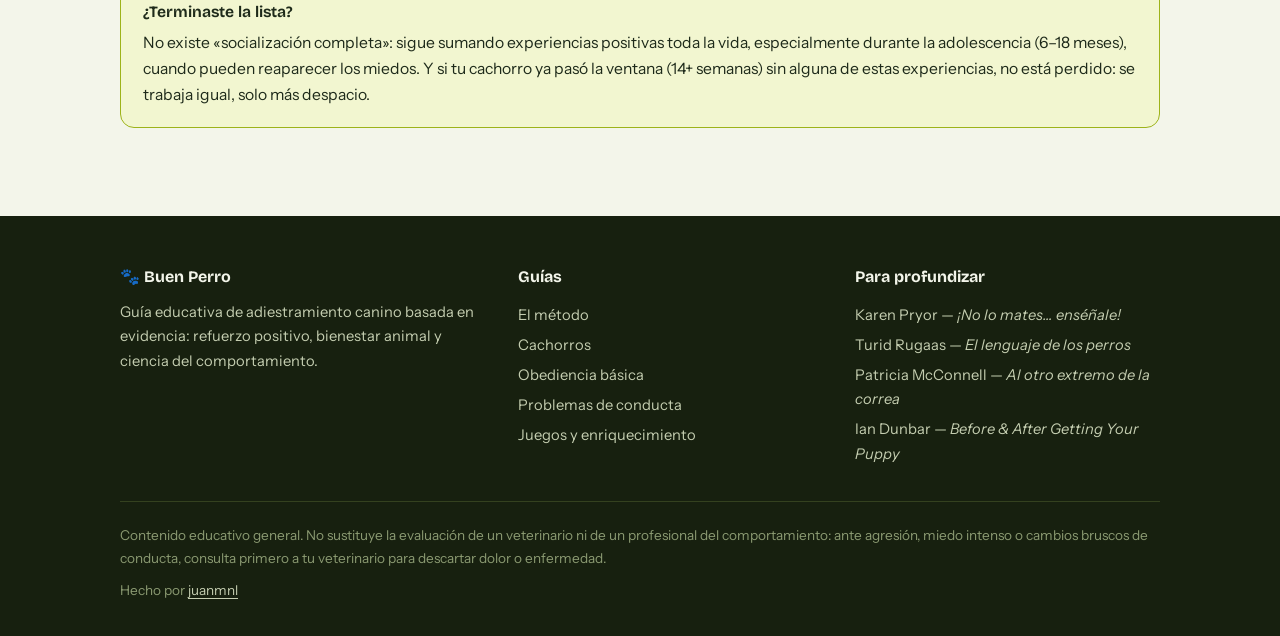
<file: checklist.html>
<!DOCTYPE html>
<html lang="es">
<head>
  <meta charset="UTF-8" />
  <meta name="viewport" content="width=device-width, initial-scale=1.0" />
  <title>Checklist de socialización — Buen Perro</title>
  <meta name="description" content="Lista interactiva de socialización del cachorro: personas, sonidos, superficies, manipulación y objetos. Tu progreso se guarda en el navegador." />
  <link rel="canonical" href="https://juanmnl.github.io/buen-perro/checklist.html" />
  <meta property="og:title" content="Checklist de socialización — Buen Perro" />
  <meta property="og:description" content="Lista interactiva de socialización del cachorro: personas, sonidos, superficies, manipulación y objetos. Tu progreso se guarda en el navegador." />
  <meta property="og:type" content="website" />
  <meta property="og:url" content="https://juanmnl.github.io/buen-perro/checklist.html" />
  <meta property="og:locale" content="es_LA" />
  <link rel="preconnect" href="https://fonts.googleapis.com" />
  <link rel="preconnect" href="https://fonts.gstatic.com" crossorigin />
  <link href="https://fonts.googleapis.com/css2?family=Bricolage+Grotesque:opsz,wght@12..96,400..800&family=Instrument+Sans:wght@400;500;600&family=Spline+Sans+Mono:wght@400;500;600&display=swap" rel="stylesheet" />
  <link rel="stylesheet" href="styles.css" />
  <link rel="icon" href="data:image/svg+xml,<svg xmlns='http://www.w3.org/2000/svg' viewBox='0 0 100 100'><text y='.9em' font-size='90'>🐕</text></svg>" />
</head>
<body>

<header class="nav">
  <div class="nav-inner">
    <a class="brand" href="index.html"><span class="paw">🐾</span> Buen Perro</a>
    <button class="nav-toggle" aria-expanded="false" aria-controls="nav-links">MENÚ</button>
    <ul class="nav-links" id="nav-links">
      <li><a href="index.html">Inicio</a></li>
      <li><a href="metodo.html">El método</a></li>
      <li><a href="cachorros.html">Cachorros</a></li>
      <li><a href="obediencia.html">Obediencia</a></li>
      <li><a href="conducta.html">Conducta</a></li>
      <li><a href="juegos.html">Juegos</a></li>
      <li><a href="checklist.html" aria-current="page">Checklist ✓</a></li>
    </ul>
  </div>
</header>

<main>

  <div class="wrap">
    <div class="page-head">
      <span class="eyebrow">Herramienta · Socialización</span>
      <h1>Checklist de socialización del cachorro</h1>
      <p class="lead">Marca cada experiencia cuando tu cachorro o cachorra la haya vivido <strong>en positivo</strong>: relajado o curioso, con premios de por medio. Tu progreso se guarda en este navegador.</p>
    </div>
  </div>

  <div class="progress-wrap">
    <div class="wrap progress-row">
      <span class="progress-label"><strong id="prog-count">0</strong>/<span id="prog-total">0</span> EXPERIENCIAS</span>
      <div class="progress-bar" role="progressbar" aria-label="Progreso de socialización" aria-valuemin="0" aria-valuemax="100" aria-valuenow="0" id="prog-bar-el">
        <div class="progress-fill" id="prog-fill"></div>
      </div>
      <button class="progress-reset" id="prog-reset">REINICIAR</button>
    </div>
  </div>

  <section class="section" style="border-top:none">
    <div class="wrap">
      <div class="callout callout-warn reveal">
        <strong>Las reglas del juego</strong>
        <p>Calidad antes que cantidad: cada casilla debe ser una experiencia <em>buena</em>, no solo una exposición. Deja que el cachorro observe desde la distancia y se acerque cuando quiera; empareja lo nuevo con premios; y si ves señales de incomodidad (se aparta, bosteza, se lame la nariz), aumenta la distancia y baja la intensidad. Una mala experiencia enseña tanto como diez buenas. Antes de completar las vacunas: en brazos, en el auto o en lugares de bajo riesgo — pregunta a tu veterinario.</p>
      </div>

      <div id="checklist"></div>

      <div class="callout callout-tip mt-3">
        <strong>¿Terminaste la lista?</strong>
        <p>No existe «socialización completa»: sigue sumando experiencias positivas toda la vida, especialmente durante la adolescencia (6–18 meses), cuando pueden reaparecer los miedos. Y si tu cachorro ya pasó la ventana (14+ semanas) sin alguna de estas experiencias, no está perdido: se trabaja igual, solo más despacio.</p>
      </div>
    </div>
  </section>

</main>

<footer class="footer">
  <div class="wrap">
    <div class="footer-grid">
      <div>
        <h4>🐾 Buen Perro</h4>
        <p>Guía educativa de adiestramiento canino basada en evidencia: refuerzo positivo, bienestar animal y ciencia del comportamiento.</p>
      </div>
      <div>
        <h4>Guías</h4>
        <ul>
          <li><a href="metodo.html">El método</a></li>
          <li><a href="cachorros.html">Cachorros</a></li>
          <li><a href="obediencia.html">Obediencia básica</a></li>
          <li><a href="conducta.html">Problemas de conducta</a></li>
          <li><a href="juegos.html">Juegos y enriquecimiento</a></li>
        </ul>
      </div>
      <div>
        <h4>Para profundizar</h4>
        <ul>
          <li>Karen Pryor — <em>¡No lo mates… enséñale!</em></li>
          <li>Turid Rugaas — <em>El lenguaje de los perros</em></li>
          <li>Patricia McConnell — <em>Al otro extremo de la correa</em></li>
          <li>Ian Dunbar — <em>Before &amp; After Getting Your Puppy</em></li>
        </ul>
      </div>
    </div>
    <p class="legal">Contenido educativo general. No sustituye la evaluación de un veterinario ni de un profesional del comportamiento: ante agresión, miedo intenso o cambios bruscos de conducta, consulta primero a tu veterinario para descartar dolor o enfermedad.</p>
    <p class="credit">Hecho por <a href="https://www.juanmnl.com" target="_blank" rel="noopener noreferrer">juanmnl</a></p>
  </div>
</footer>

<script src="app.js"></script>
<script src="checklist.js"></script>
</body>
</html>
</file>
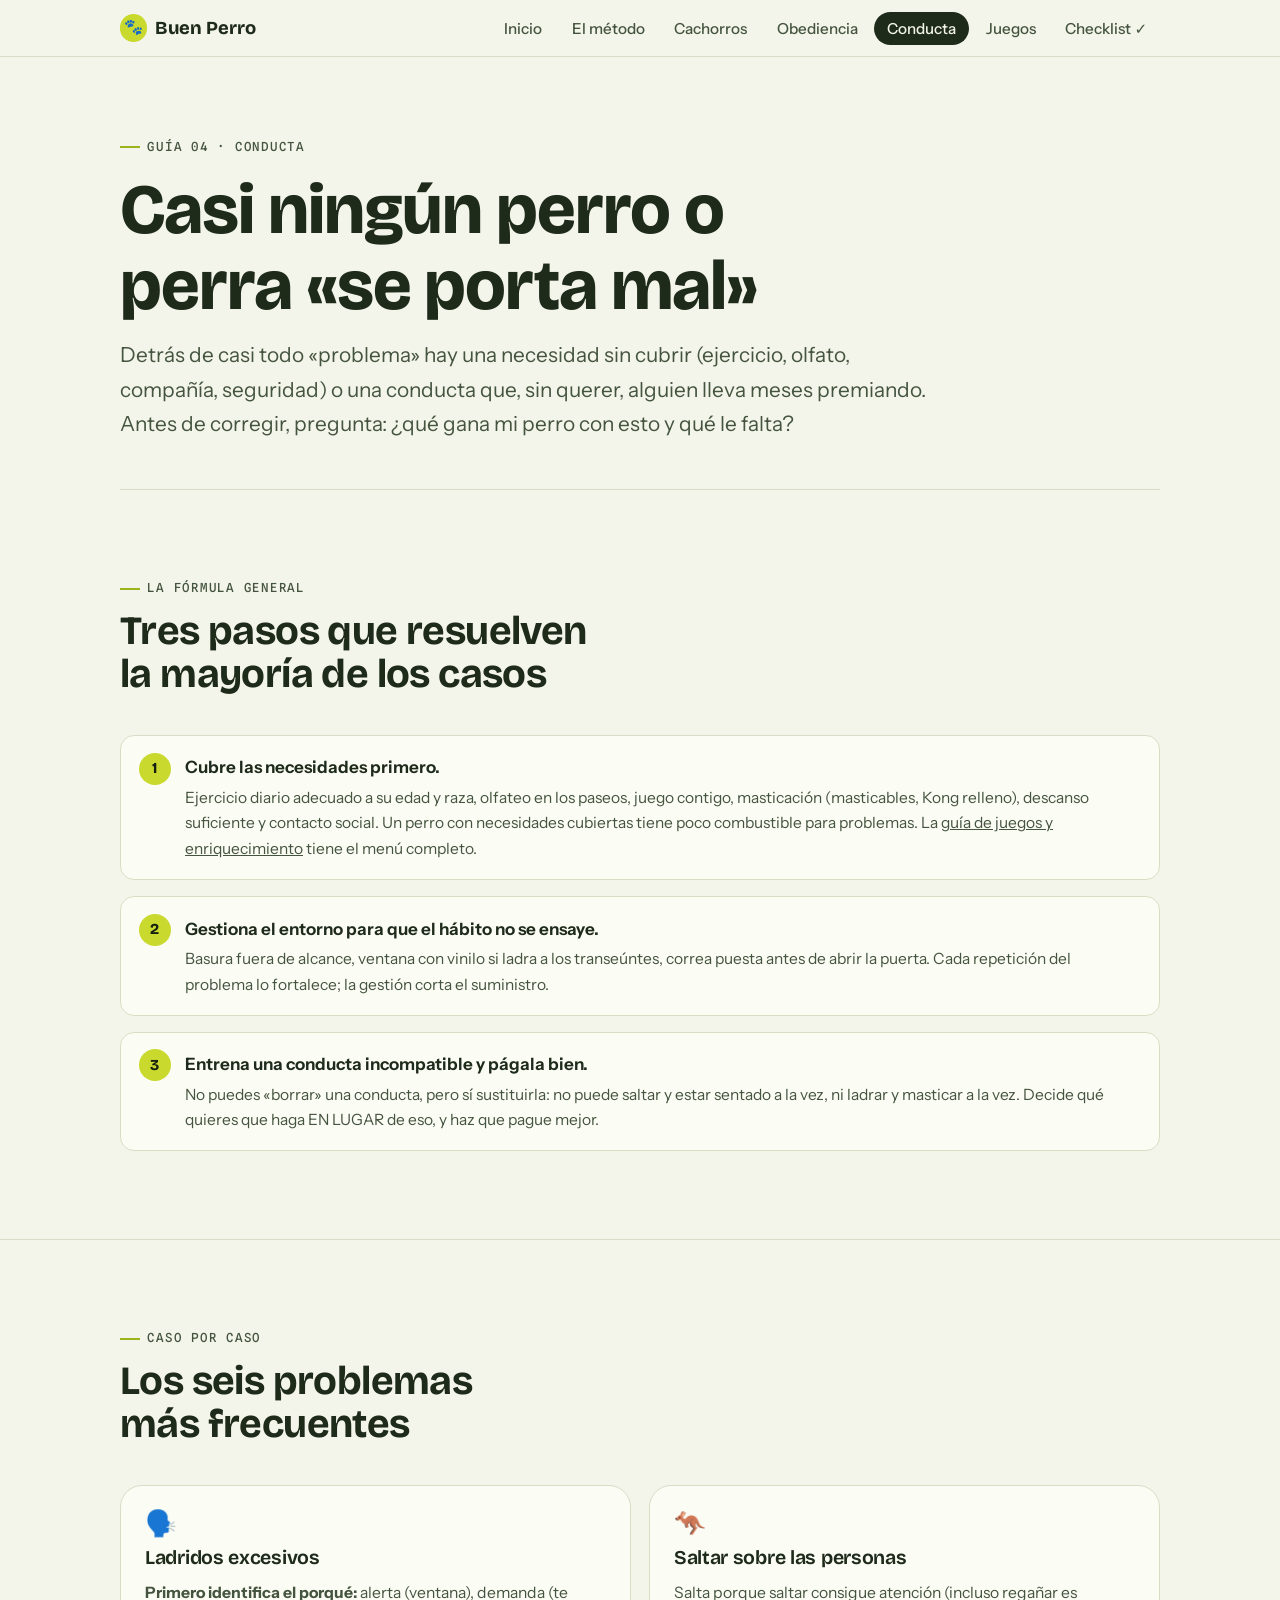
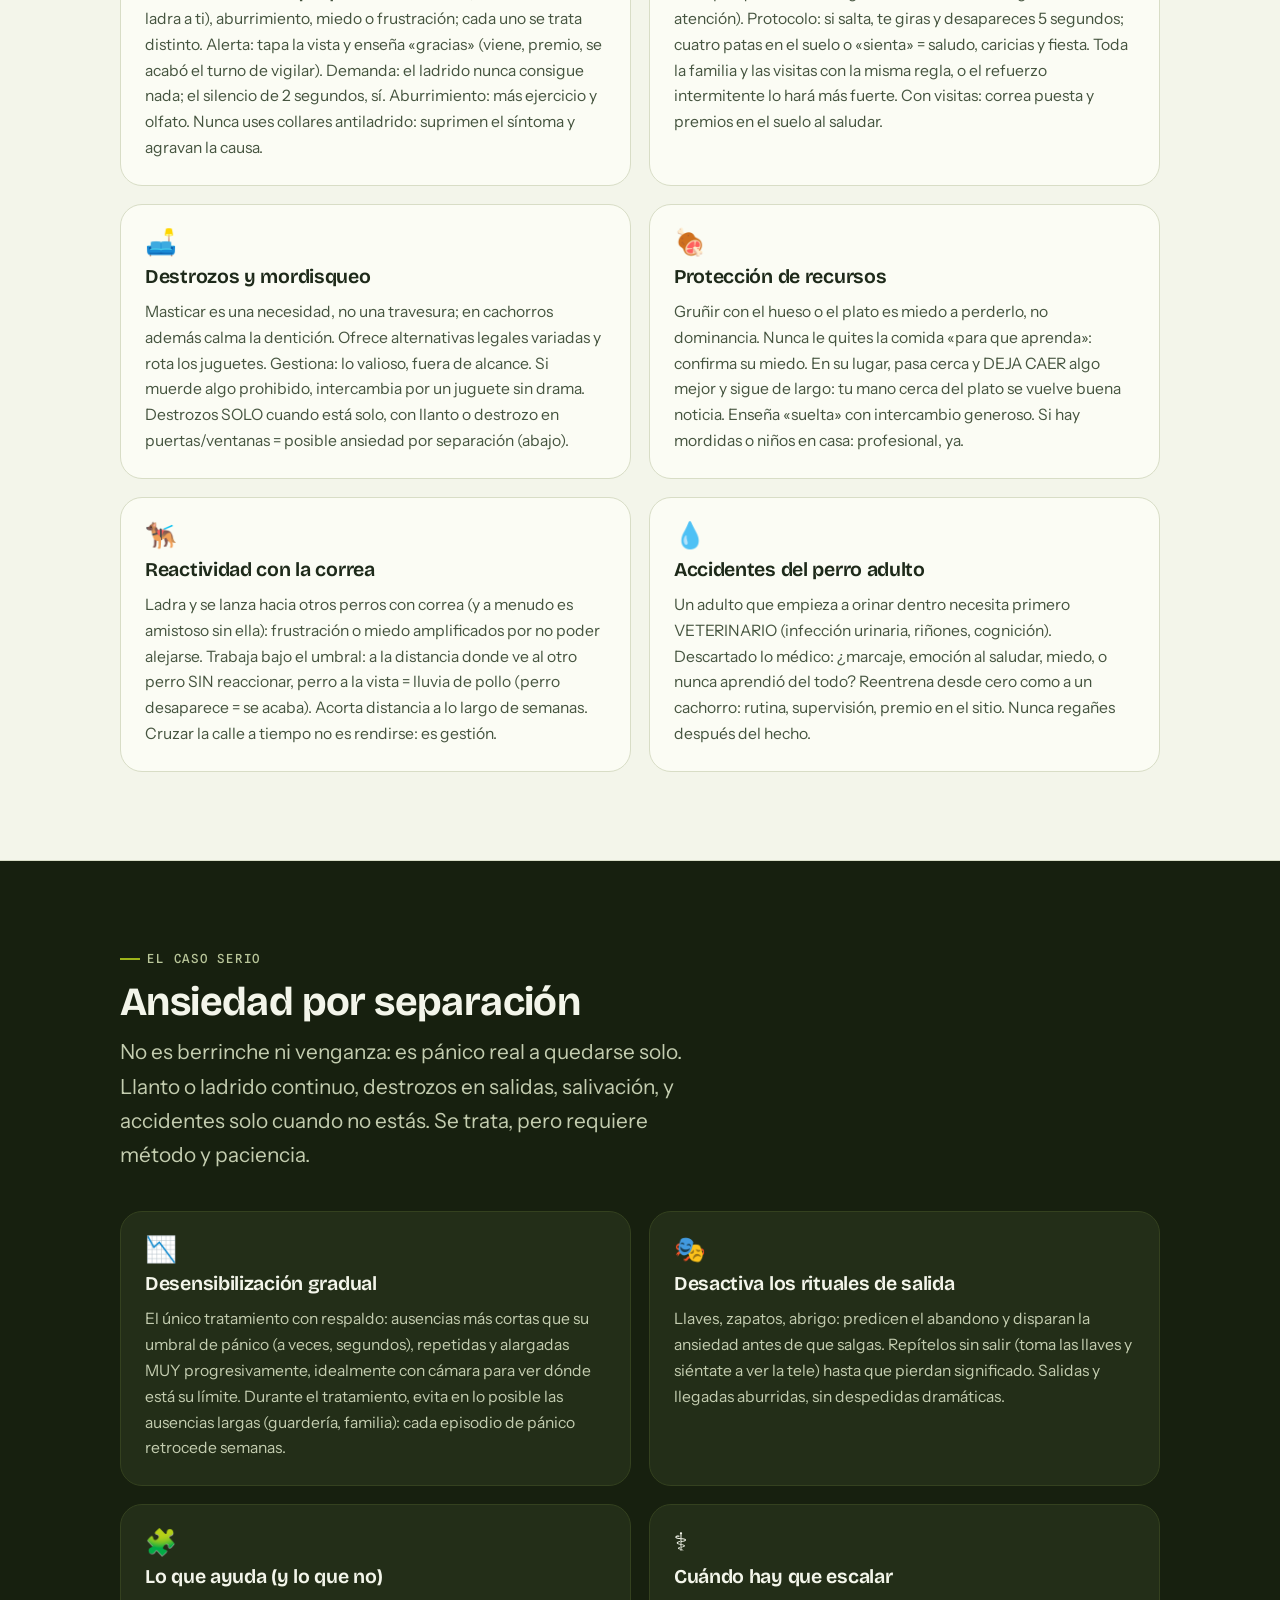
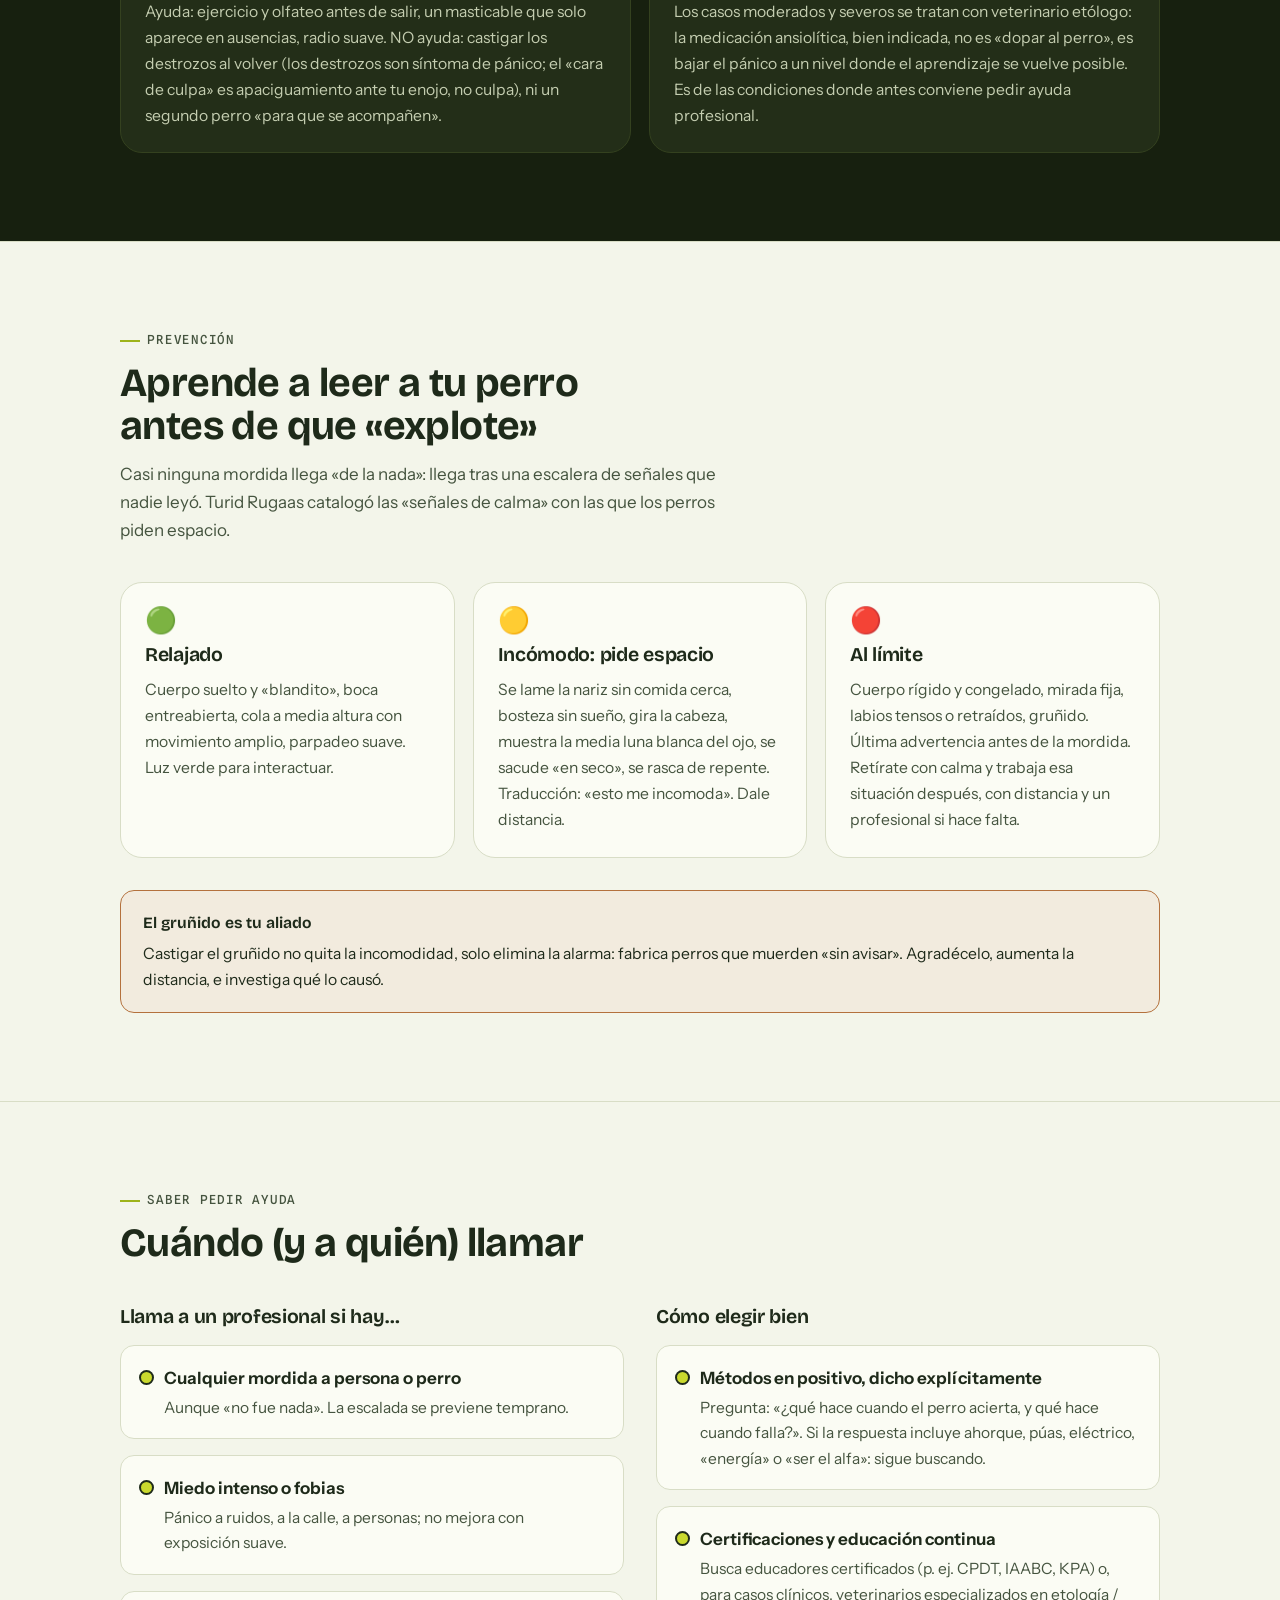
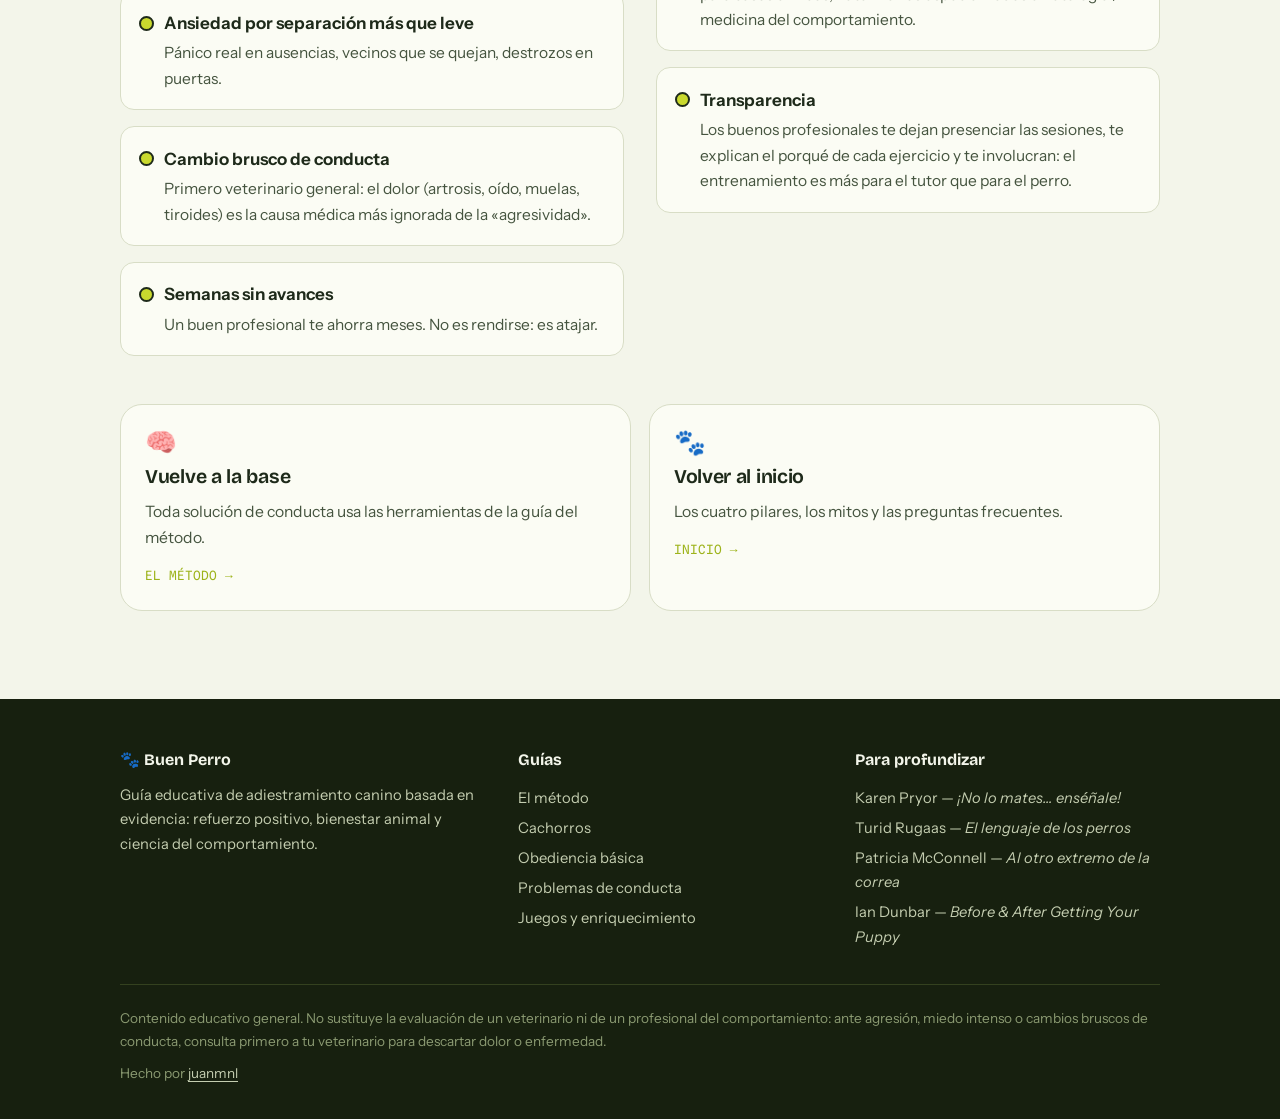
<file: conducta.html>
<!DOCTYPE html>
<html lang="es">
<head>
  <meta charset="UTF-8" />
  <meta name="viewport" content="width=device-width, initial-scale=1.0" />
  <title>Problemas de conducta — Buen Perro</title>
  <meta name="description" content="Cómo resolver los problemas de conducta más comunes del perro: ladridos, saltos, ansiedad por separación, protección de recursos y lenguaje corporal canino." />
  <link rel="canonical" href="https://juanmnl.github.io/buen-perro/conducta.html" />
  <meta property="og:title" content="Problemas de conducta — Buen Perro" />
  <meta property="og:description" content="Cómo resolver los problemas de conducta más comunes del perro: ladridos, saltos, ansiedad por separación, protección de recursos y lenguaje corporal canino." />
  <meta property="og:type" content="website" />
  <meta property="og:url" content="https://juanmnl.github.io/buen-perro/conducta.html" />
  <meta property="og:locale" content="es_LA" />
  <link rel="preconnect" href="https://fonts.googleapis.com" />
  <link rel="preconnect" href="https://fonts.gstatic.com" crossorigin />
  <link href="https://fonts.googleapis.com/css2?family=Bricolage+Grotesque:opsz,wght@12..96,400..800&family=Instrument+Sans:wght@400;500;600&family=Spline+Sans+Mono:wght@400;500;600&display=swap" rel="stylesheet" />
  <link rel="stylesheet" href="styles.css" />
  <link rel="icon" href="data:image/svg+xml,<svg xmlns='http://www.w3.org/2000/svg' viewBox='0 0 100 100'><text y='.9em' font-size='90'>🐕</text></svg>" />
</head>
<body>

<header class="nav">
  <div class="nav-inner">
    <a class="brand" href="index.html"><span class="paw">🐾</span> Buen Perro</a>
    <button class="nav-toggle" aria-expanded="false" aria-controls="nav-links">MENÚ</button>
    <ul class="nav-links" id="nav-links">
      <li><a href="index.html">Inicio</a></li>
      <li><a href="metodo.html">El método</a></li>
      <li><a href="cachorros.html">Cachorros</a></li>
      <li><a href="obediencia.html">Obediencia</a></li>
      <li><a href="conducta.html" aria-current="page">Conducta</a></li>
      <li><a href="juegos.html">Juegos</a></li>
      <li><a href="checklist.html">Checklist ✓</a></li>
    </ul>
  </div>
</header>

<main>

  <div class="wrap">
    <div class="page-head">
      <span class="eyebrow">Guía 04 · Conducta</span>
      <h1>Casi ningún perro o perra «se porta mal»</h1>
      <p class="lead">Detrás de casi todo «problema» hay una necesidad sin cubrir (ejercicio, olfato, compañía, seguridad) o una conducta que, sin querer, alguien lleva meses premiando. Antes de corregir, pregunta: ¿qué gana mi perro con esto y qué le falta?</p>
    </div>
  </div>

  <!-- ============ LA FÓRMULA ============ -->
  <section class="section">
    <div class="wrap">
      <div class="section-head reveal">
        <span class="eyebrow">La fórmula general</span>
        <h2>Tres pasos que resuelven la mayoría de los casos</h2>
      </div>
      <ol class="steps reveal">
        <li><strong>Cubre las necesidades primero.</strong><p>Ejercicio diario adecuado a su edad y raza, olfateo en los paseos, juego contigo, masticación (masticables, Kong relleno), descanso suficiente y contacto social. Un perro con necesidades cubiertas tiene poco combustible para problemas. La <a href="juegos.html">guía de juegos y enriquecimiento</a> tiene el menú completo.</p></li>
        <li><strong>Gestiona el entorno para que el hábito no se ensaye.</strong><p>Basura fuera de alcance, ventana con vinilo si ladra a los transeúntes, correa puesta antes de abrir la puerta. Cada repetición del problema lo fortalece; la gestión corta el suministro.</p></li>
        <li><strong>Entrena una conducta incompatible y págala bien.</strong><p>No puedes «borrar» una conducta, pero sí sustituirla: no puede saltar y estar sentado a la vez, ni ladrar y masticar a la vez. Decide qué quieres que haga EN LUGAR de eso, y haz que pague mejor.</p></li>
      </ol>
    </div>
  </section>

  <!-- ============ PROBLEMAS COMUNES ============ -->
  <section class="section">
    <div class="wrap">
      <div class="section-head reveal">
        <span class="eyebrow">Caso por caso</span>
        <h2>Los seis problemas más frecuentes</h2>
      </div>
      <div class="grid grid-2">
        <div class="card reveal">
          <span class="icon">🗣️</span>
          <h3>Ladridos excesivos</h3>
          <p><strong>Primero identifica el porqué:</strong> alerta (ventana), demanda (te ladra a ti), aburrimiento, miedo o frustración; cada uno se trata distinto. Alerta: tapa la vista y enseña «gracias» (viene, premio, se acabó el turno de vigilar). Demanda: el ladrido nunca consigue nada; el silencio de 2 segundos, sí. Aburrimiento: más ejercicio y olfato. Nunca uses collares antiladrido: suprimen el síntoma y agravan la causa.</p>
        </div>
        <div class="card reveal">
          <span class="icon">🦘</span>
          <h3>Saltar sobre las personas</h3>
          <p>Salta porque saltar consigue atención (incluso regañar es atención). Protocolo: si salta, te giras y desapareces 5 segundos; cuatro patas en el suelo o «sienta» = saludo, caricias y fiesta. Toda la familia y las visitas con la misma regla, o el refuerzo intermitente lo hará más fuerte. Con visitas: correa puesta y premios en el suelo al saludar.</p>
        </div>
        <div class="card reveal">
          <span class="icon">🛋️</span>
          <h3>Destrozos y mordisqueo</h3>
          <p>Masticar es una necesidad, no una travesura; en cachorros además calma la dentición. Ofrece alternativas legales variadas y rota los juguetes. Gestiona: lo valioso, fuera de alcance. Si muerde algo prohibido, intercambia por un juguete sin drama. Destrozos SOLO cuando está solo, con llanto o destrozo en puertas/ventanas = posible ansiedad por separación (abajo).</p>
        </div>
        <div class="card reveal">
          <span class="icon">🍖</span>
          <h3>Protección de recursos</h3>
          <p>Gruñir con el hueso o el plato es miedo a perderlo, no dominancia. Nunca le quites la comida «para que aprenda»: confirma su miedo. En su lugar, pasa cerca y DEJA CAER algo mejor y sigue de largo: tu mano cerca del plato se vuelve buena noticia. Enseña «suelta» con intercambio generoso. Si hay mordidas o niños en casa: profesional, ya.</p>
        </div>
        <div class="card reveal">
          <span class="icon">🐕‍🦺</span>
          <h3>Reactividad con la correa</h3>
          <p>Ladra y se lanza hacia otros perros con correa (y a menudo es amistoso sin ella): frustración o miedo amplificados por no poder alejarse. Trabaja bajo el umbral: a la distancia donde ve al otro perro SIN reaccionar, perro a la vista = lluvia de pollo (perro desaparece = se acaba). Acorta distancia a lo largo de semanas. Cruzar la calle a tiempo no es rendirse: es gestión.</p>
        </div>
        <div class="card reveal">
          <span class="icon">💧</span>
          <h3>Accidentes del perro adulto</h3>
          <p>Un adulto que empieza a orinar dentro necesita primero VETERINARIO (infección urinaria, riñones, cognición). Descartado lo médico: ¿marcaje, emoción al saludar, miedo, o nunca aprendió del todo? Reentrena desde cero como a un cachorro: rutina, supervisión, premio en el sitio. Nunca regañes después del hecho.</p>
        </div>
      </div>
    </div>
  </section>

  <!-- ============ ANSIEDAD POR SEPARACIÓN ============ -->
  <section class="section section-dark">
    <div class="wrap">
      <div class="section-head reveal">
        <span class="eyebrow">El caso serio</span>
        <h2>Ansiedad por separación</h2>
        <p class="lead">No es berrinche ni venganza: es pánico real a quedarse solo. Llanto o ladrido continuo, destrozos en salidas, salivación, y accidentes solo cuando no estás. Se trata, pero requiere método y paciencia.</p>
      </div>
      <div class="grid grid-2">
        <div class="card reveal">
          <span class="icon">📉</span>
          <h3>Desensibilización gradual</h3>
          <p>El único tratamiento con respaldo: ausencias más cortas que su umbral de pánico (a veces, segundos), repetidas y alargadas MUY progresivamente, idealmente con cámara para ver dónde está su límite. Durante el tratamiento, evita en lo posible las ausencias largas (guardería, familia): cada episodio de pánico retrocede semanas.</p>
        </div>
        <div class="card reveal">
          <span class="icon">🎭</span>
          <h3>Desactiva los rituales de salida</h3>
          <p>Llaves, zapatos, abrigo: predicen el abandono y disparan la ansiedad antes de que salgas. Repítelos sin salir (toma las llaves y siéntate a ver la tele) hasta que pierdan significado. Salidas y llegadas aburridas, sin despedidas dramáticas.</p>
        </div>
        <div class="card reveal">
          <span class="icon">🧩</span>
          <h3>Lo que ayuda (y lo que no)</h3>
          <p>Ayuda: ejercicio y olfateo antes de salir, un masticable que solo aparece en ausencias, radio suave. NO ayuda: castigar los destrozos al volver (los destrozos son síntoma de pánico; el «cara de culpa» es apaciguamiento ante tu enojo, no culpa), ni un segundo perro «para que se acompañen».</p>
        </div>
        <div class="card reveal">
          <span class="icon">⚕️</span>
          <h3>Cuándo hay que escalar</h3>
          <p>Los casos moderados y severos se tratan con veterinario etólogo: la medicación ansiolítica, bien indicada, no es «dopar al perro», es bajar el pánico a un nivel donde el aprendizaje se vuelve posible. Es de las condiciones donde antes conviene pedir ayuda profesional.</p>
        </div>
      </div>
    </div>
  </section>

  <!-- ============ LENGUAJE CORPORAL ============ -->
  <section class="section">
    <div class="wrap">
      <div class="section-head reveal">
        <span class="eyebrow">Prevención</span>
        <h2>Aprende a leer a tu perro antes de que «explote»</h2>
        <p class="muted">Casi ninguna mordida llega «de la nada»: llega tras una escalera de señales que nadie leyó. Turid Rugaas catalogó las «señales de calma» con las que los perros piden espacio.</p>
      </div>
      <div class="grid grid-3">
        <div class="card reveal">
          <span class="icon">🟢</span>
          <h3>Relajado</h3>
          <p>Cuerpo suelto y «blandito», boca entreabierta, cola a media altura con movimiento amplio, parpadeo suave. Luz verde para interactuar.</p>
        </div>
        <div class="card reveal">
          <span class="icon">🟡</span>
          <h3>Incómodo: pide espacio</h3>
          <p>Se lame la nariz sin comida cerca, bosteza sin sueño, gira la cabeza, muestra la media luna blanca del ojo, se sacude «en seco», se rasca de repente. Traducción: «esto me incomoda». Dale distancia.</p>
        </div>
        <div class="card reveal">
          <span class="icon">🔴</span>
          <h3>Al límite</h3>
          <p>Cuerpo rígido y congelado, mirada fija, labios tensos o retraídos, gruñido. Última advertencia antes de la mordida. Retírate con calma y trabaja esa situación después, con distancia y un profesional si hace falta.</p>
        </div>
      </div>
      <div class="callout callout-warn mt-2 reveal">
        <strong>El gruñido es tu aliado</strong>
        <p>Castigar el gruñido no quita la incomodidad, solo elimina la alarma: fabrica perros que muerden «sin avisar». Agradécelo, aumenta la distancia, e investiga qué lo causó.</p>
      </div>
    </div>
  </section>

  <!-- ============ AYUDA PROFESIONAL ============ -->
  <section class="section">
    <div class="wrap">
      <div class="section-head reveal">
        <span class="eyebrow">Saber pedir ayuda</span>
        <h2>Cuándo (y a quién) llamar</h2>
      </div>
      <div class="two-col">
        <div class="reveal">
          <h3>Llama a un profesional si hay…</h3>
          <ul class="steps mt-1" style="list-style:none">
            <li><strong>Cualquier mordida a persona o perro</strong><p>Aunque «no fue nada». La escalada se previene temprano.</p></li>
            <li><strong>Miedo intenso o fobias</strong><p>Pánico a ruidos, a la calle, a personas; no mejora con exposición suave.</p></li>
            <li><strong>Ansiedad por separación más que leve</strong><p>Pánico real en ausencias, vecinos que se quejan, destrozos en puertas.</p></li>
            <li><strong>Cambio brusco de conducta</strong><p>Primero veterinario general: el dolor (artrosis, oído, muelas, tiroides) es la causa médica más ignorada de la «agresividad».</p></li>
            <li><strong>Semanas sin avances</strong><p>Un buen profesional te ahorra meses. No es rendirse: es atajar.</p></li>
          </ul>
        </div>
        <div class="reveal">
          <h3>Cómo elegir bien</h3>
          <ul class="steps mt-1" style="list-style:none">
            <li><strong>Métodos en positivo, dicho explícitamente</strong><p>Pregunta: «¿qué hace cuando el perro acierta, y qué hace cuando falla?». Si la respuesta incluye ahorque, púas, eléctrico, «energía» o «ser el alfa»: sigue buscando.</p></li>
            <li><strong>Certificaciones y educación continua</strong><p>Busca educadores certificados (p. ej. CPDT, IAABC, KPA) o, para casos clínicos, veterinarios especializados en etología / medicina del comportamiento.</p></li>
            <li><strong>Transparencia</strong><p>Los buenos profesionales te dejan presenciar las sesiones, te explican el porqué de cada ejercicio y te involucran: el entrenamiento es más para el tutor que para el perro.</p></li>
          </ul>
        </div>
      </div>
      <div class="grid grid-2 mt-3">
        <a class="card reveal" href="metodo.html">
          <span class="icon">🧠</span>
          <h3>Vuelve a la base</h3>
          <p>Toda solución de conducta usa las herramientas de la guía del método.</p>
          <span class="go">EL MÉTODO →</span>
        </a>
        <a class="card reveal" href="index.html">
          <span class="icon">🐾</span>
          <h3>Volver al inicio</h3>
          <p>Los cuatro pilares, los mitos y las preguntas frecuentes.</p>
          <span class="go">INICIO →</span>
        </a>
      </div>
    </div>
  </section>

</main>

<footer class="footer">
  <div class="wrap">
    <div class="footer-grid">
      <div>
        <h4>🐾 Buen Perro</h4>
        <p>Guía educativa de adiestramiento canino basada en evidencia: refuerzo positivo, bienestar animal y ciencia del comportamiento.</p>
      </div>
      <div>
        <h4>Guías</h4>
        <ul>
          <li><a href="metodo.html">El método</a></li>
          <li><a href="cachorros.html">Cachorros</a></li>
          <li><a href="obediencia.html">Obediencia básica</a></li>
          <li><a href="conducta.html">Problemas de conducta</a></li>
          <li><a href="juegos.html">Juegos y enriquecimiento</a></li>
        </ul>
      </div>
      <div>
        <h4>Para profundizar</h4>
        <ul>
          <li>Karen Pryor — <em>¡No lo mates… enséñale!</em></li>
          <li>Turid Rugaas — <em>El lenguaje de los perros</em></li>
          <li>Patricia McConnell — <em>Al otro extremo de la correa</em></li>
          <li>Ian Dunbar — <em>Before &amp; After Getting Your Puppy</em></li>
        </ul>
      </div>
    </div>
    <p class="legal">Contenido educativo general. No sustituye la evaluación de un veterinario ni de un profesional del comportamiento: ante agresión, miedo intenso o cambios bruscos de conducta, consulta primero a tu veterinario para descartar dolor o enfermedad.</p>
    <p class="credit">Hecho por <a href="https://www.juanmnl.com" target="_blank" rel="noopener noreferrer">juanmnl</a></p>
  </div>
</footer>

<script src="app.js"></script>
</body>
</html>
</file>
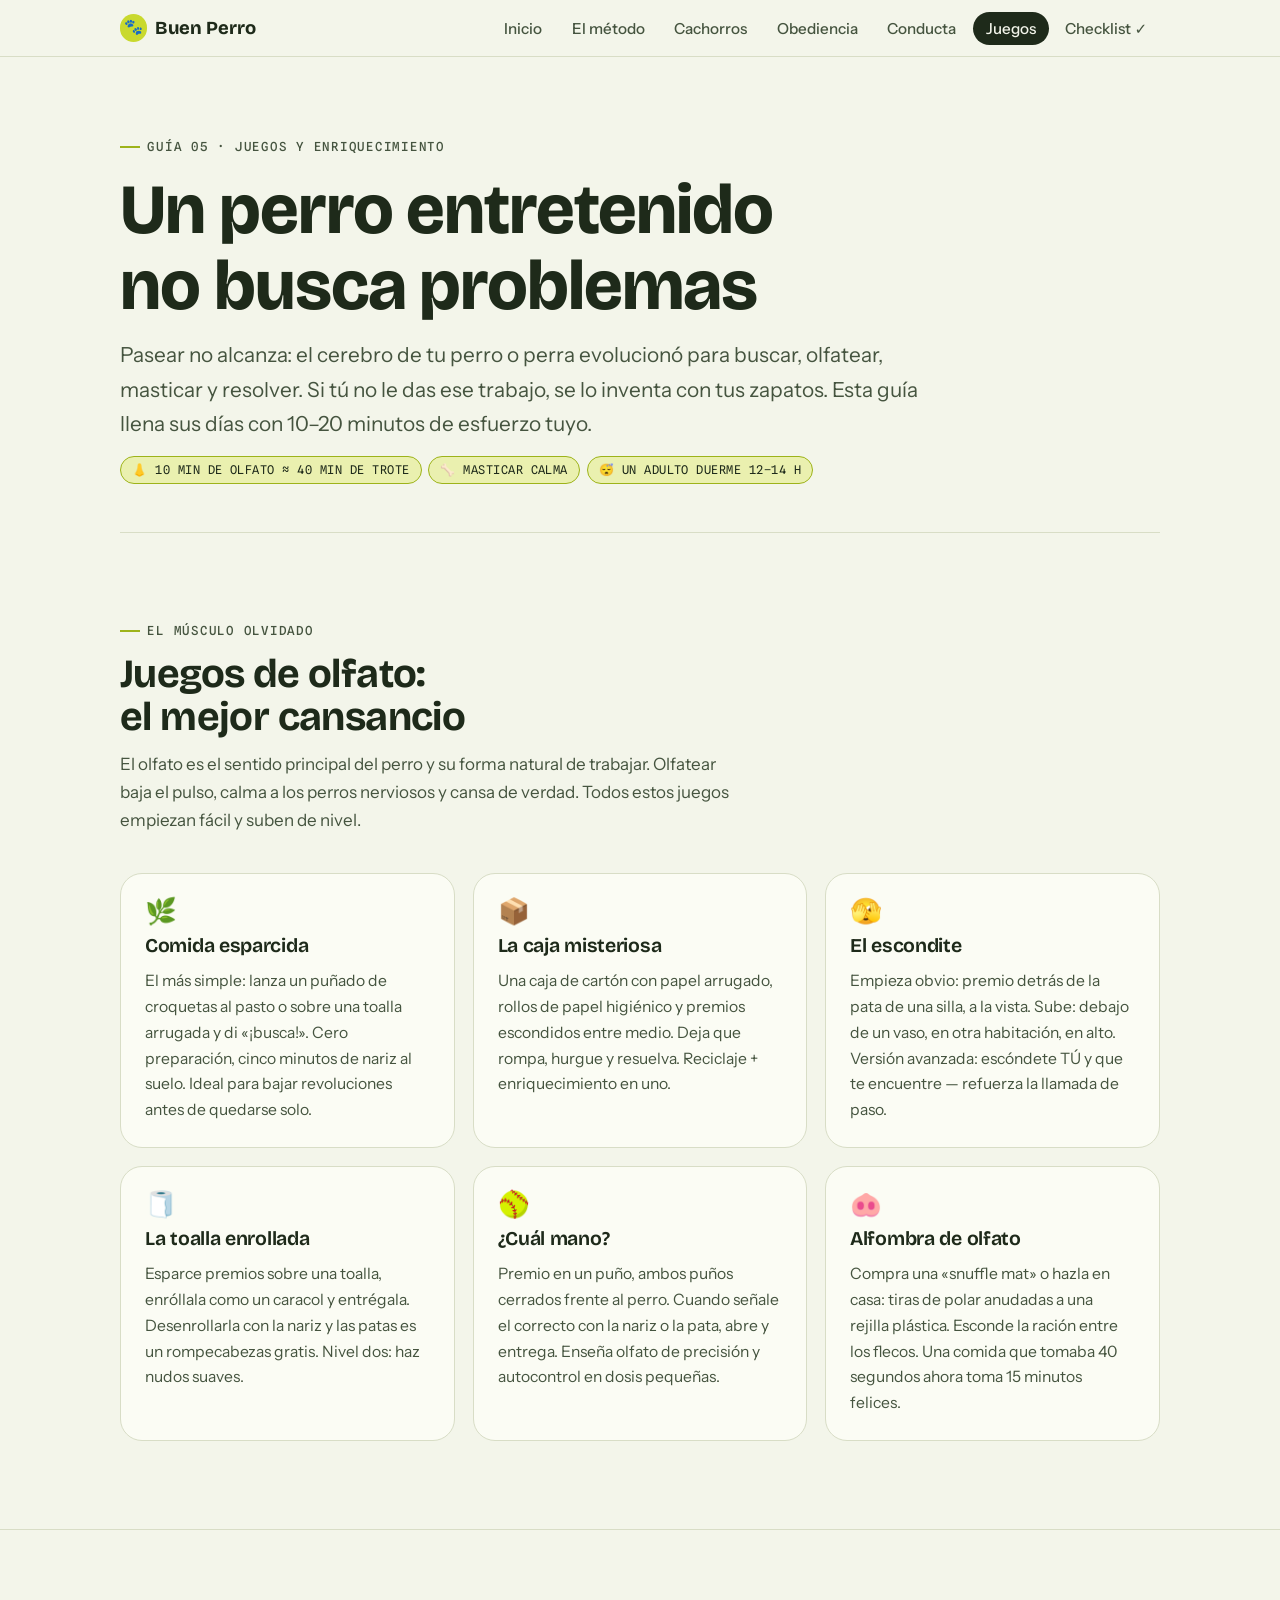
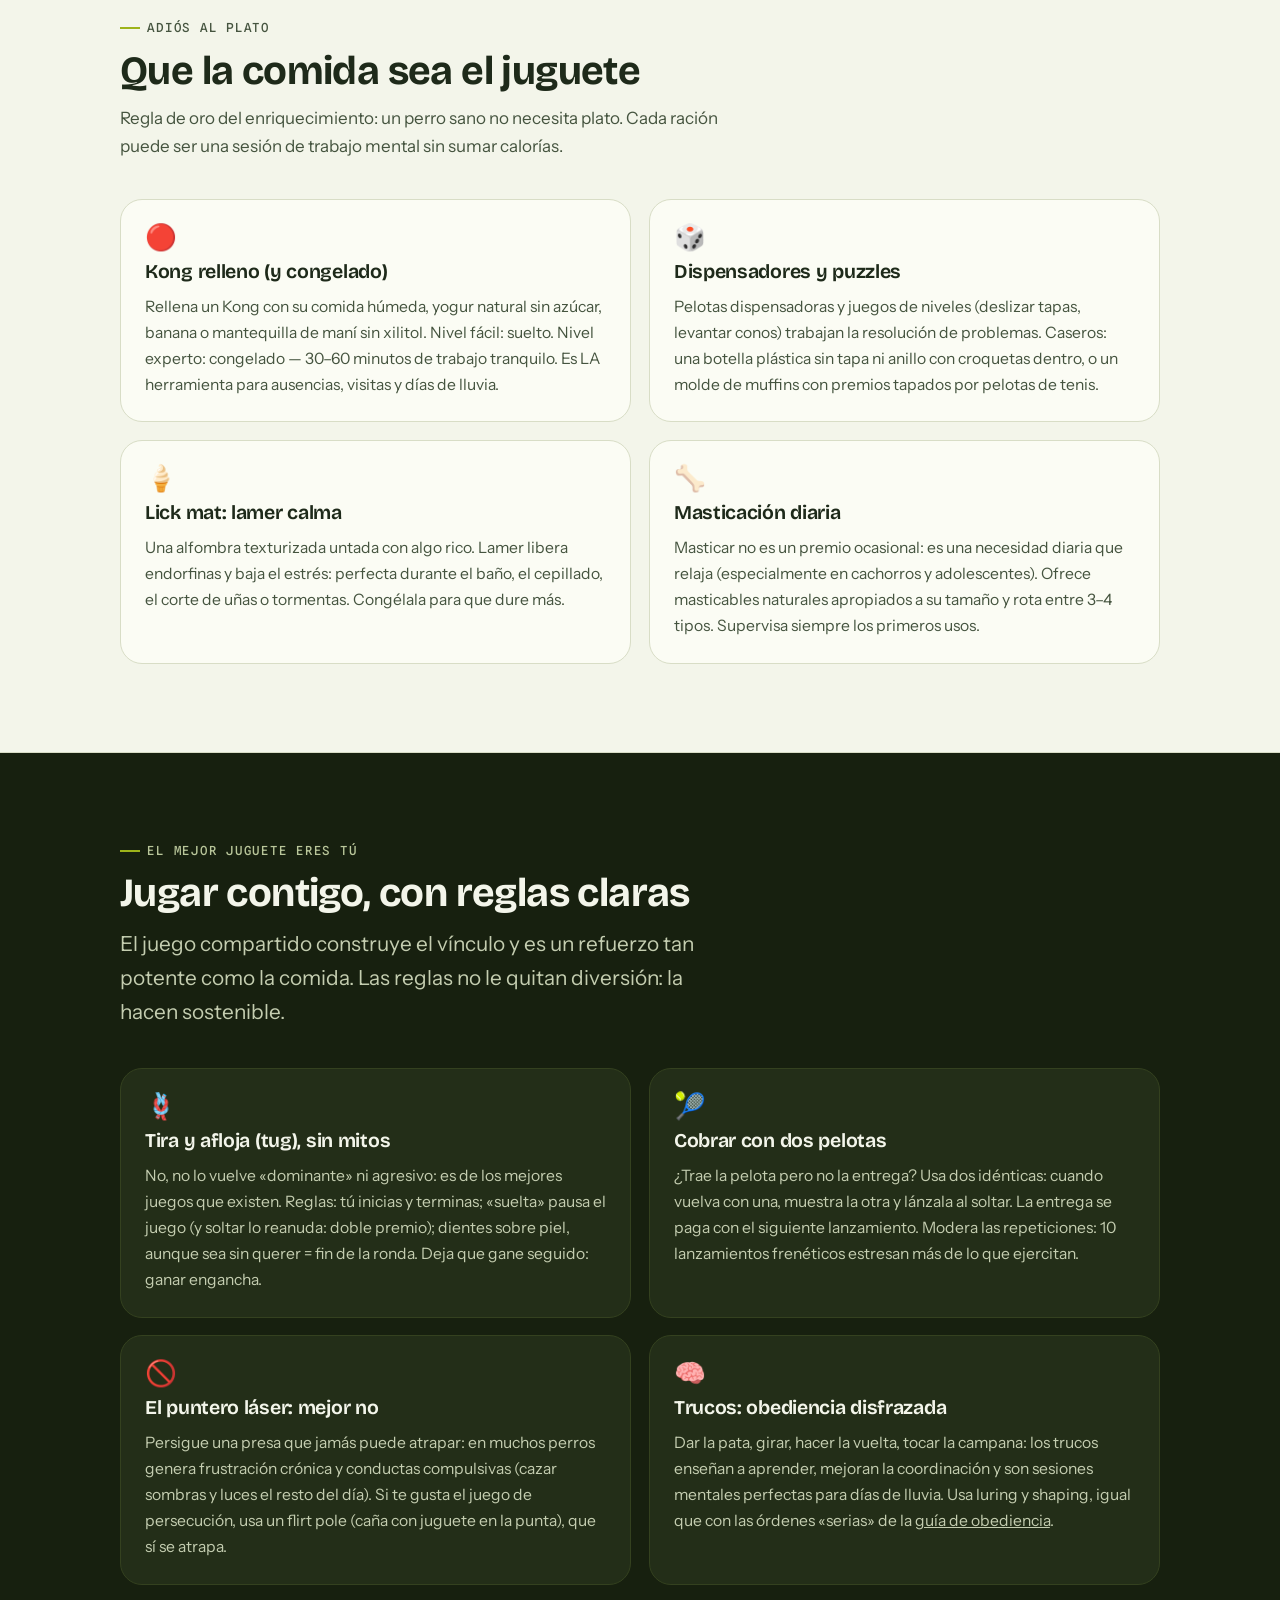
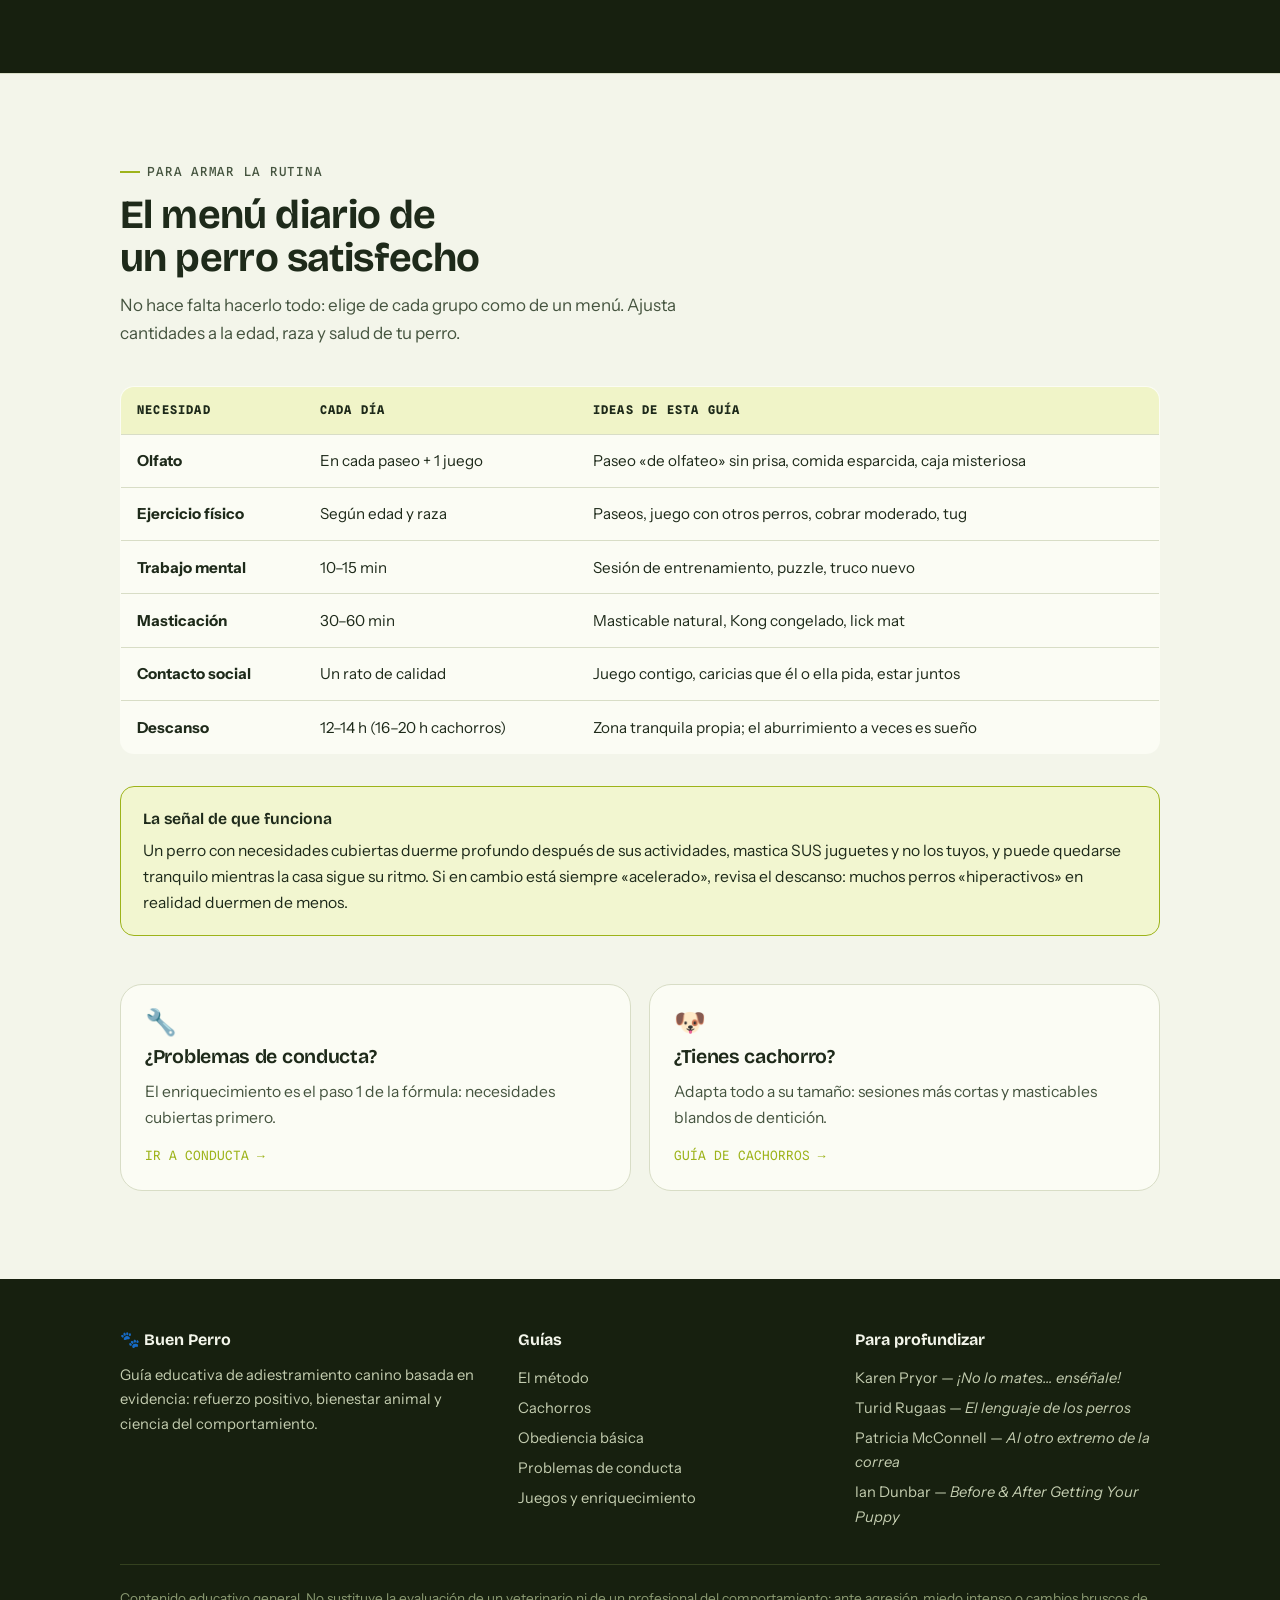
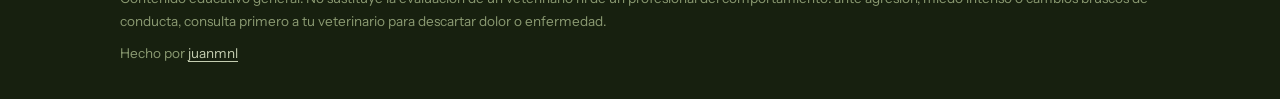
<file: juegos.html>
<!DOCTYPE html>
<html lang="es">
<head>
  <meta charset="UTF-8" />
  <meta name="viewport" content="width=device-width, initial-scale=1.0" />
  <title>Juegos y enriquecimiento — Buen Perro</title>
  <meta name="description" content="Juegos de olfato, alimentación enriquecida, tug con reglas, masticación y descanso: cómo cubrir las necesidades mentales de tu perro todos los días." />
  <link rel="canonical" href="https://juanmnl.github.io/buen-perro/juegos.html" />
  <meta property="og:title" content="Juegos y enriquecimiento — Buen Perro" />
  <meta property="og:description" content="Juegos de olfato, alimentación enriquecida, tug con reglas, masticación y descanso: cómo cubrir las necesidades mentales de tu perro todos los días." />
  <meta property="og:type" content="website" />
  <meta property="og:url" content="https://juanmnl.github.io/buen-perro/juegos.html" />
  <meta property="og:locale" content="es_LA" />
  <link rel="preconnect" href="https://fonts.googleapis.com" />
  <link rel="preconnect" href="https://fonts.gstatic.com" crossorigin />
  <link href="https://fonts.googleapis.com/css2?family=Bricolage+Grotesque:opsz,wght@12..96,400..800&family=Instrument+Sans:wght@400;500;600&family=Spline+Sans+Mono:wght@400;500;600&display=swap" rel="stylesheet" />
  <link rel="stylesheet" href="styles.css" />
  <link rel="icon" href="data:image/svg+xml,<svg xmlns='http://www.w3.org/2000/svg' viewBox='0 0 100 100'><text y='.9em' font-size='90'>🐕</text></svg>" />
</head>
<body>

<header class="nav">
  <div class="nav-inner">
    <a class="brand" href="index.html"><span class="paw">🐾</span> Buen Perro</a>
    <button class="nav-toggle" aria-expanded="false" aria-controls="nav-links">MENÚ</button>
    <ul class="nav-links" id="nav-links">
      <li><a href="index.html">Inicio</a></li>
      <li><a href="metodo.html">El método</a></li>
      <li><a href="cachorros.html">Cachorros</a></li>
      <li><a href="obediencia.html">Obediencia</a></li>
      <li><a href="conducta.html">Conducta</a></li>
      <li><a href="juegos.html" aria-current="page">Juegos</a></li>
      <li><a href="checklist.html">Checklist ✓</a></li>
    </ul>
  </div>
</header>

<main>

  <div class="wrap">
    <div class="page-head">
      <span class="eyebrow">Guía 05 · Juegos y enriquecimiento</span>
      <h1>Un perro entretenido no busca problemas</h1>
      <p class="lead">Pasear no alcanza: el cerebro de tu perro o perra evolucionó para buscar, olfatear, masticar y resolver. Si tú no le das ese trabajo, se lo inventa con tus zapatos. Esta guía llena sus días con 10–20 minutos de esfuerzo tuyo.</p>
      <div class="chips">
        <span class="chip">👃 10 MIN DE OLFATO ≈ 40 MIN DE TROTE</span>
        <span class="chip">🦴 MASTICAR CALMA</span>
        <span class="chip">😴 UN ADULTO DUERME 12–14 H</span>
      </div>
    </div>
  </div>

  <!-- ============ OLFATO ============ -->
  <section class="section">
    <div class="wrap">
      <div class="section-head reveal">
        <span class="eyebrow">El músculo olvidado</span>
        <h2>Juegos de olfato: el mejor cansancio</h2>
        <p class="muted">El olfato es el sentido principal del perro y su forma natural de trabajar. Olfatear baja el pulso, calma a los perros nerviosos y cansa de verdad. Todos estos juegos empiezan fácil y suben de nivel.</p>
      </div>
      <div class="grid grid-3">
        <div class="card reveal">
          <span class="icon">🌿</span>
          <h3>Comida esparcida</h3>
          <p>El más simple: lanza un puñado de croquetas al pasto o sobre una toalla arrugada y di «¡busca!». Cero preparación, cinco minutos de nariz al suelo. Ideal para bajar revoluciones antes de quedarse solo.</p>
        </div>
        <div class="card reveal">
          <span class="icon">📦</span>
          <h3>La caja misteriosa</h3>
          <p>Una caja de cartón con papel arrugado, rollos de papel higiénico y premios escondidos entre medio. Deja que rompa, hurgue y resuelva. Reciclaje + enriquecimiento en uno.</p>
        </div>
        <div class="card reveal">
          <span class="icon">🫣</span>
          <h3>El escondite</h3>
          <p>Empieza obvio: premio detrás de la pata de una silla, a la vista. Sube: debajo de un vaso, en otra habitación, en alto. Versión avanzada: escóndete TÚ y que te encuentre — refuerza la llamada de paso.</p>
        </div>
        <div class="card reveal">
          <span class="icon">🧻</span>
          <h3>La toalla enrollada</h3>
          <p>Esparce premios sobre una toalla, enróllala como un caracol y entrégala. Desenrollarla con la nariz y las patas es un rompecabezas gratis. Nivel dos: haz nudos suaves.</p>
        </div>
        <div class="card reveal">
          <span class="icon">🥎</span>
          <h3>¿Cuál mano?</h3>
          <p>Premio en un puño, ambos puños cerrados frente al perro. Cuando señale el correcto con la nariz o la pata, abre y entrega. Enseña olfato de precisión y autocontrol en dosis pequeñas.</p>
        </div>
        <div class="card reveal">
          <span class="icon">🐽</span>
          <h3>Alfombra de olfato</h3>
          <p>Compra una «snuffle mat» o hazla en casa: tiras de polar anudadas a una rejilla plástica. Esconde la ración entre los flecos. Una comida que tomaba 40 segundos ahora toma 15 minutos felices.</p>
        </div>
      </div>
    </div>
  </section>

  <!-- ============ COMIDA ============ -->
  <section class="section">
    <div class="wrap">
      <div class="section-head reveal">
        <span class="eyebrow">Adiós al plato</span>
        <h2>Que la comida sea el juguete</h2>
        <p class="muted">Regla de oro del enriquecimiento: un perro sano no necesita plato. Cada ración puede ser una sesión de trabajo mental sin sumar calorías.</p>
      </div>
      <div class="grid grid-2">
        <div class="card reveal">
          <span class="icon">🔴</span>
          <h3>Kong relleno (y congelado)</h3>
          <p>Rellena un Kong con su comida húmeda, yogur natural sin azúcar, banana o mantequilla de maní sin xilitol. Nivel fácil: suelto. Nivel experto: congelado — 30–60 minutos de trabajo tranquilo. Es LA herramienta para ausencias, visitas y días de lluvia.</p>
        </div>
        <div class="card reveal">
          <span class="icon">🎲</span>
          <h3>Dispensadores y puzzles</h3>
          <p>Pelotas dispensadoras y juegos de niveles (deslizar tapas, levantar conos) trabajan la resolución de problemas. Caseros: una botella plástica sin tapa ni anillo con croquetas dentro, o un molde de muffins con premios tapados por pelotas de tenis.</p>
        </div>
        <div class="card reveal">
          <span class="icon">🍦</span>
          <h3>Lick mat: lamer calma</h3>
          <p>Una alfombra texturizada untada con algo rico. Lamer libera endorfinas y baja el estrés: perfecta durante el baño, el cepillado, el corte de uñas o tormentas. Congélala para que dure más.</p>
        </div>
        <div class="card reveal">
          <span class="icon">🦴</span>
          <h3>Masticación diaria</h3>
          <p>Masticar no es un premio ocasional: es una necesidad diaria que relaja (especialmente en cachorros y adolescentes). Ofrece masticables naturales apropiados a su tamaño y rota entre 3–4 tipos. Supervisa siempre los primeros usos.</p>
        </div>
      </div>
    </div>
  </section>

  <!-- ============ JUEGO CONTIGO ============ -->
  <section class="section section-dark">
    <div class="wrap">
      <div class="section-head reveal">
        <span class="eyebrow">El mejor juguete eres tú</span>
        <h2>Jugar contigo, con reglas claras</h2>
        <p class="lead">El juego compartido construye el vínculo y es un refuerzo tan potente como la comida. Las reglas no le quitan diversión: la hacen sostenible.</p>
      </div>
      <div class="grid grid-2">
        <div class="card reveal">
          <span class="icon">🪢</span>
          <h3>Tira y afloja (tug), sin mitos</h3>
          <p>No, no lo vuelve «dominante» ni agresivo: es de los mejores juegos que existen. Reglas: tú inicias y terminas; «suelta» pausa el juego (y soltar lo reanuda: doble premio); dientes sobre piel, aunque sea sin querer = fin de la ronda. Deja que gane seguido: ganar engancha.</p>
        </div>
        <div class="card reveal">
          <span class="icon">🎾</span>
          <h3>Cobrar con dos pelotas</h3>
          <p>¿Trae la pelota pero no la entrega? Usa dos idénticas: cuando vuelva con una, muestra la otra y lánzala al soltar. La entrega se paga con el siguiente lanzamiento. Modera las repeticiones: 10 lanzamientos frenéticos estresan más de lo que ejercitan.</p>
        </div>
        <div class="card reveal">
          <span class="icon">🚫</span>
          <h3>El puntero láser: mejor no</h3>
          <p>Persigue una presa que jamás puede atrapar: en muchos perros genera frustración crónica y conductas compulsivas (cazar sombras y luces el resto del día). Si te gusta el juego de persecución, usa un flirt pole (caña con juguete en la punta), que sí se atrapa.</p>
        </div>
        <div class="card reveal">
          <span class="icon">🧠</span>
          <h3>Trucos: obediencia disfrazada</h3>
          <p>Dar la pata, girar, hacer la vuelta, tocar la campana: los trucos enseñan a aprender, mejoran la coordinación y son sesiones mentales perfectas para días de lluvia. Usa luring y shaping, igual que con las órdenes «serias» de la <a href="obediencia.html" style="color:inherit">guía de obediencia</a>.</p>
        </div>
      </div>
    </div>
  </section>

  <!-- ============ EL DÍA IDEAL ============ -->
  <section class="section">
    <div class="wrap">
      <div class="section-head reveal">
        <span class="eyebrow">Para armar la rutina</span>
        <h2>El menú diario de un perro satisfecho</h2>
        <p class="muted">No hace falta hacerlo todo: elige de cada grupo como de un menú. Ajusta cantidades a la edad, raza y salud de tu perro.</p>
      </div>
      <div class="table-scroll reveal">
        <table>
          <thead>
            <tr><th>Necesidad</th><th>Cada día</th><th>Ideas de esta guía</th></tr>
          </thead>
          <tbody>
            <tr><td><strong>Olfato</strong></td><td>En cada paseo + 1 juego</td><td>Paseo «de olfateo» sin prisa, comida esparcida, caja misteriosa</td></tr>
            <tr><td><strong>Ejercicio físico</strong></td><td>Según edad y raza</td><td>Paseos, juego con otros perros, cobrar moderado, tug</td></tr>
            <tr><td><strong>Trabajo mental</strong></td><td>10–15 min</td><td>Sesión de entrenamiento, puzzle, truco nuevo</td></tr>
            <tr><td><strong>Masticación</strong></td><td>30–60 min</td><td>Masticable natural, Kong congelado, lick mat</td></tr>
            <tr><td><strong>Contacto social</strong></td><td>Un rato de calidad</td><td>Juego contigo, caricias que él o ella pida, estar juntos</td></tr>
            <tr><td><strong>Descanso</strong></td><td>12–14 h (16–20 h cachorros)</td><td>Zona tranquila propia; el aburrimiento a veces es sueño</td></tr>
          </tbody>
        </table>
      </div>
      <div class="callout callout-tip mt-2 reveal">
        <strong>La señal de que funciona</strong>
        <p>Un perro con necesidades cubiertas duerme profundo después de sus actividades, mastica SUS juguetes y no los tuyos, y puede quedarse tranquilo mientras la casa sigue su ritmo. Si en cambio está siempre «acelerado», revisa el descanso: muchos perros «hiperactivos» en realidad duermen de menos.</p>
      </div>
      <div class="grid grid-2 mt-3">
        <a class="card reveal" href="conducta.html">
          <span class="icon">🔧</span>
          <h3>¿Problemas de conducta?</h3>
          <p>El enriquecimiento es el paso 1 de la fórmula: necesidades cubiertas primero.</p>
          <span class="go">IR A CONDUCTA →</span>
        </a>
        <a class="card reveal" href="cachorros.html">
          <span class="icon">🐶</span>
          <h3>¿Tienes cachorro?</h3>
          <p>Adapta todo a su tamaño: sesiones más cortas y masticables blandos de dentición.</p>
          <span class="go">GUÍA DE CACHORROS →</span>
        </a>
      </div>
    </div>
  </section>

</main>

<footer class="footer">
  <div class="wrap">
    <div class="footer-grid">
      <div>
        <h4>🐾 Buen Perro</h4>
        <p>Guía educativa de adiestramiento canino basada en evidencia: refuerzo positivo, bienestar animal y ciencia del comportamiento.</p>
      </div>
      <div>
        <h4>Guías</h4>
        <ul>
          <li><a href="metodo.html">El método</a></li>
          <li><a href="cachorros.html">Cachorros</a></li>
          <li><a href="obediencia.html">Obediencia básica</a></li>
          <li><a href="conducta.html">Problemas de conducta</a></li>
          <li><a href="juegos.html">Juegos y enriquecimiento</a></li>
        </ul>
      </div>
      <div>
        <h4>Para profundizar</h4>
        <ul>
          <li>Karen Pryor — <em>¡No lo mates… enséñale!</em></li>
          <li>Turid Rugaas — <em>El lenguaje de los perros</em></li>
          <li>Patricia McConnell — <em>Al otro extremo de la correa</em></li>
          <li>Ian Dunbar — <em>Before &amp; After Getting Your Puppy</em></li>
        </ul>
      </div>
    </div>
    <p class="legal">Contenido educativo general. No sustituye la evaluación de un veterinario ni de un profesional del comportamiento: ante agresión, miedo intenso o cambios bruscos de conducta, consulta primero a tu veterinario para descartar dolor o enfermedad.</p>
    <p class="credit">Hecho por <a href="https://www.juanmnl.com" target="_blank" rel="noopener noreferrer">juanmnl</a></p>
  </div>
</footer>

<script src="app.js"></script>
</body>
</html>
</file>
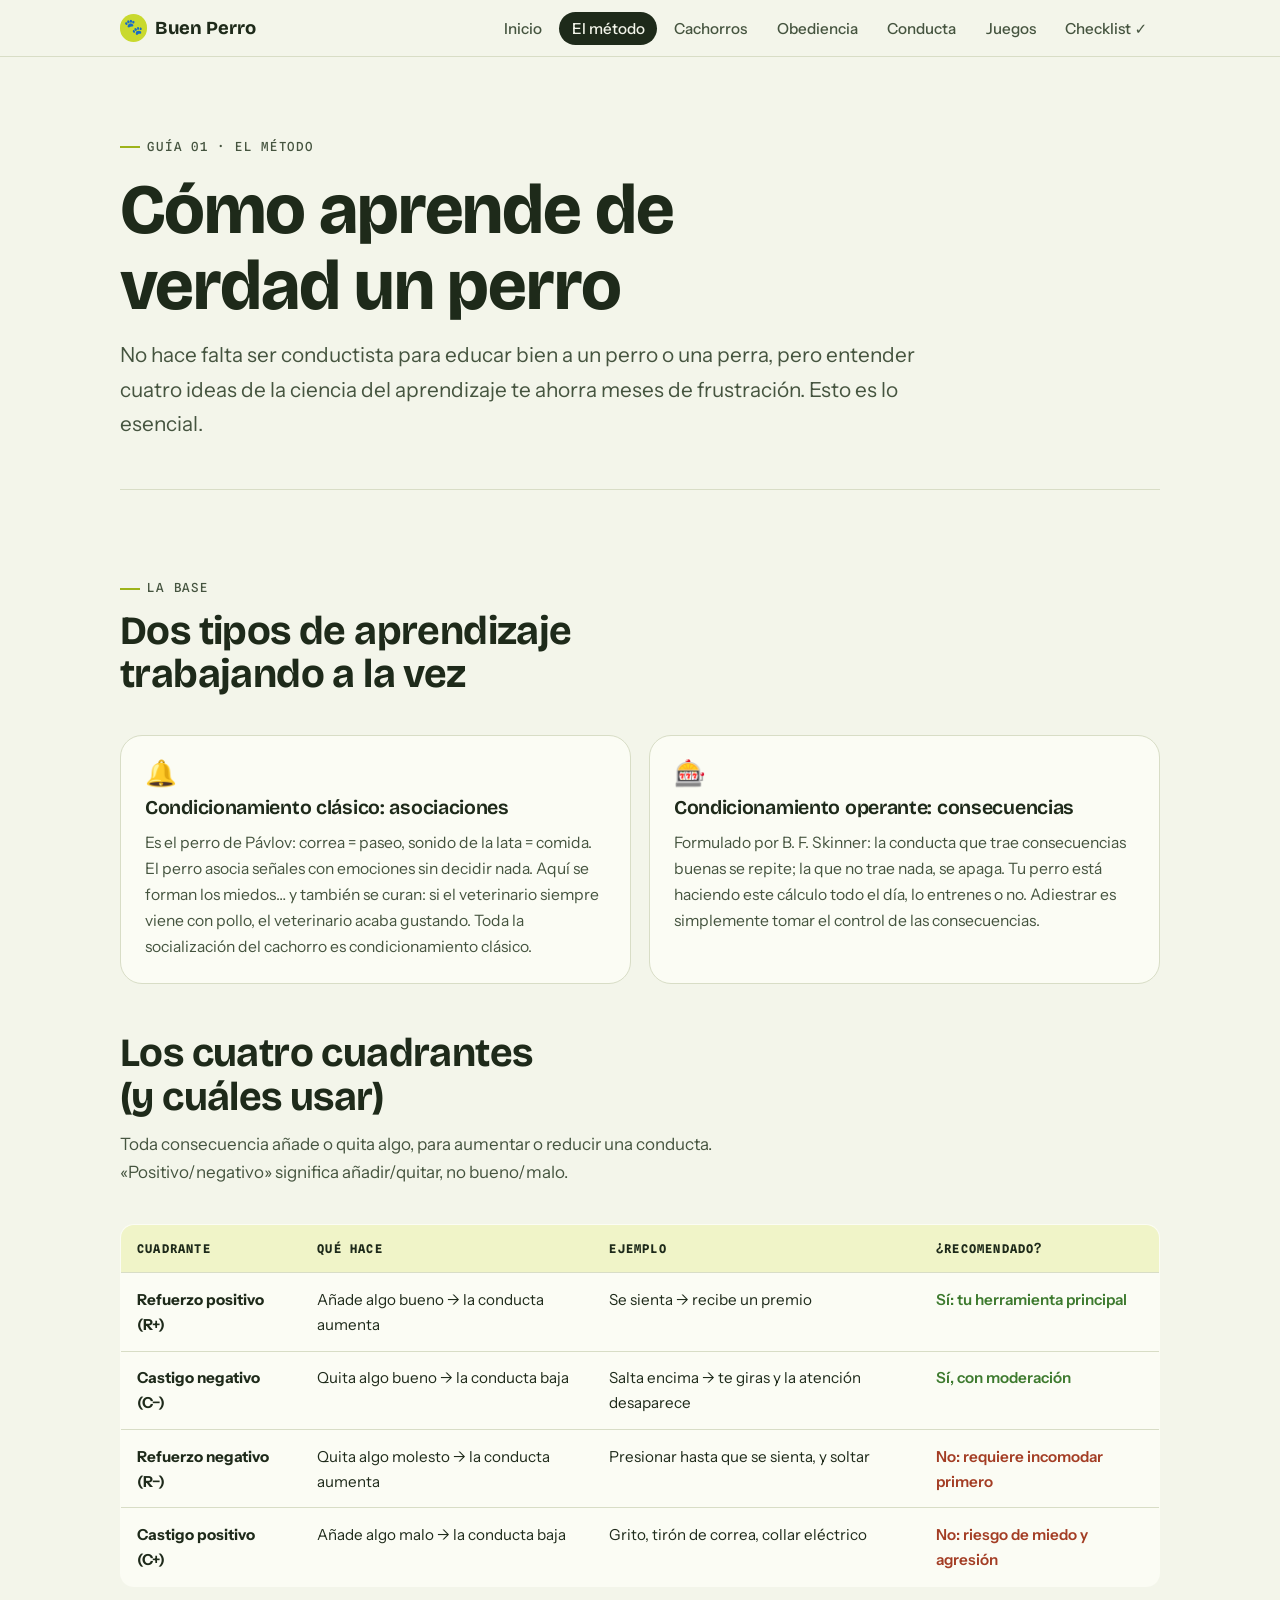
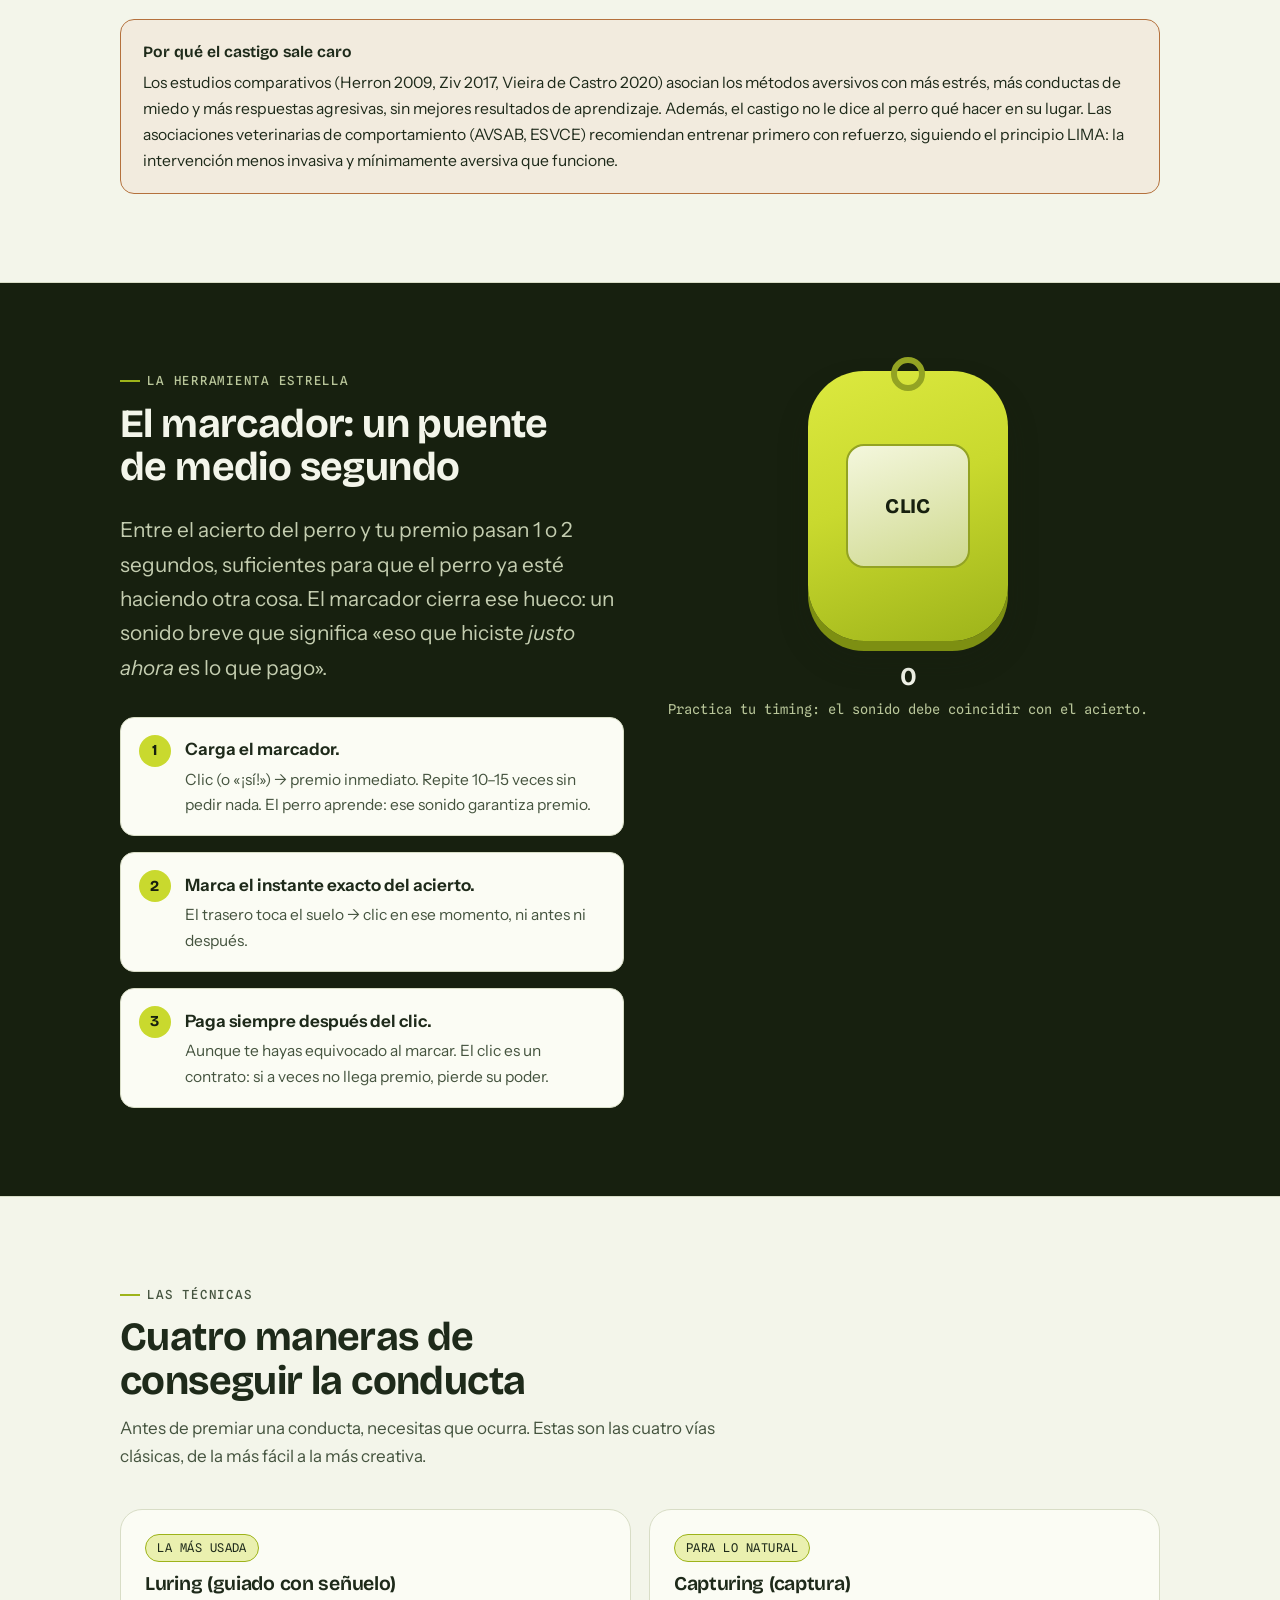
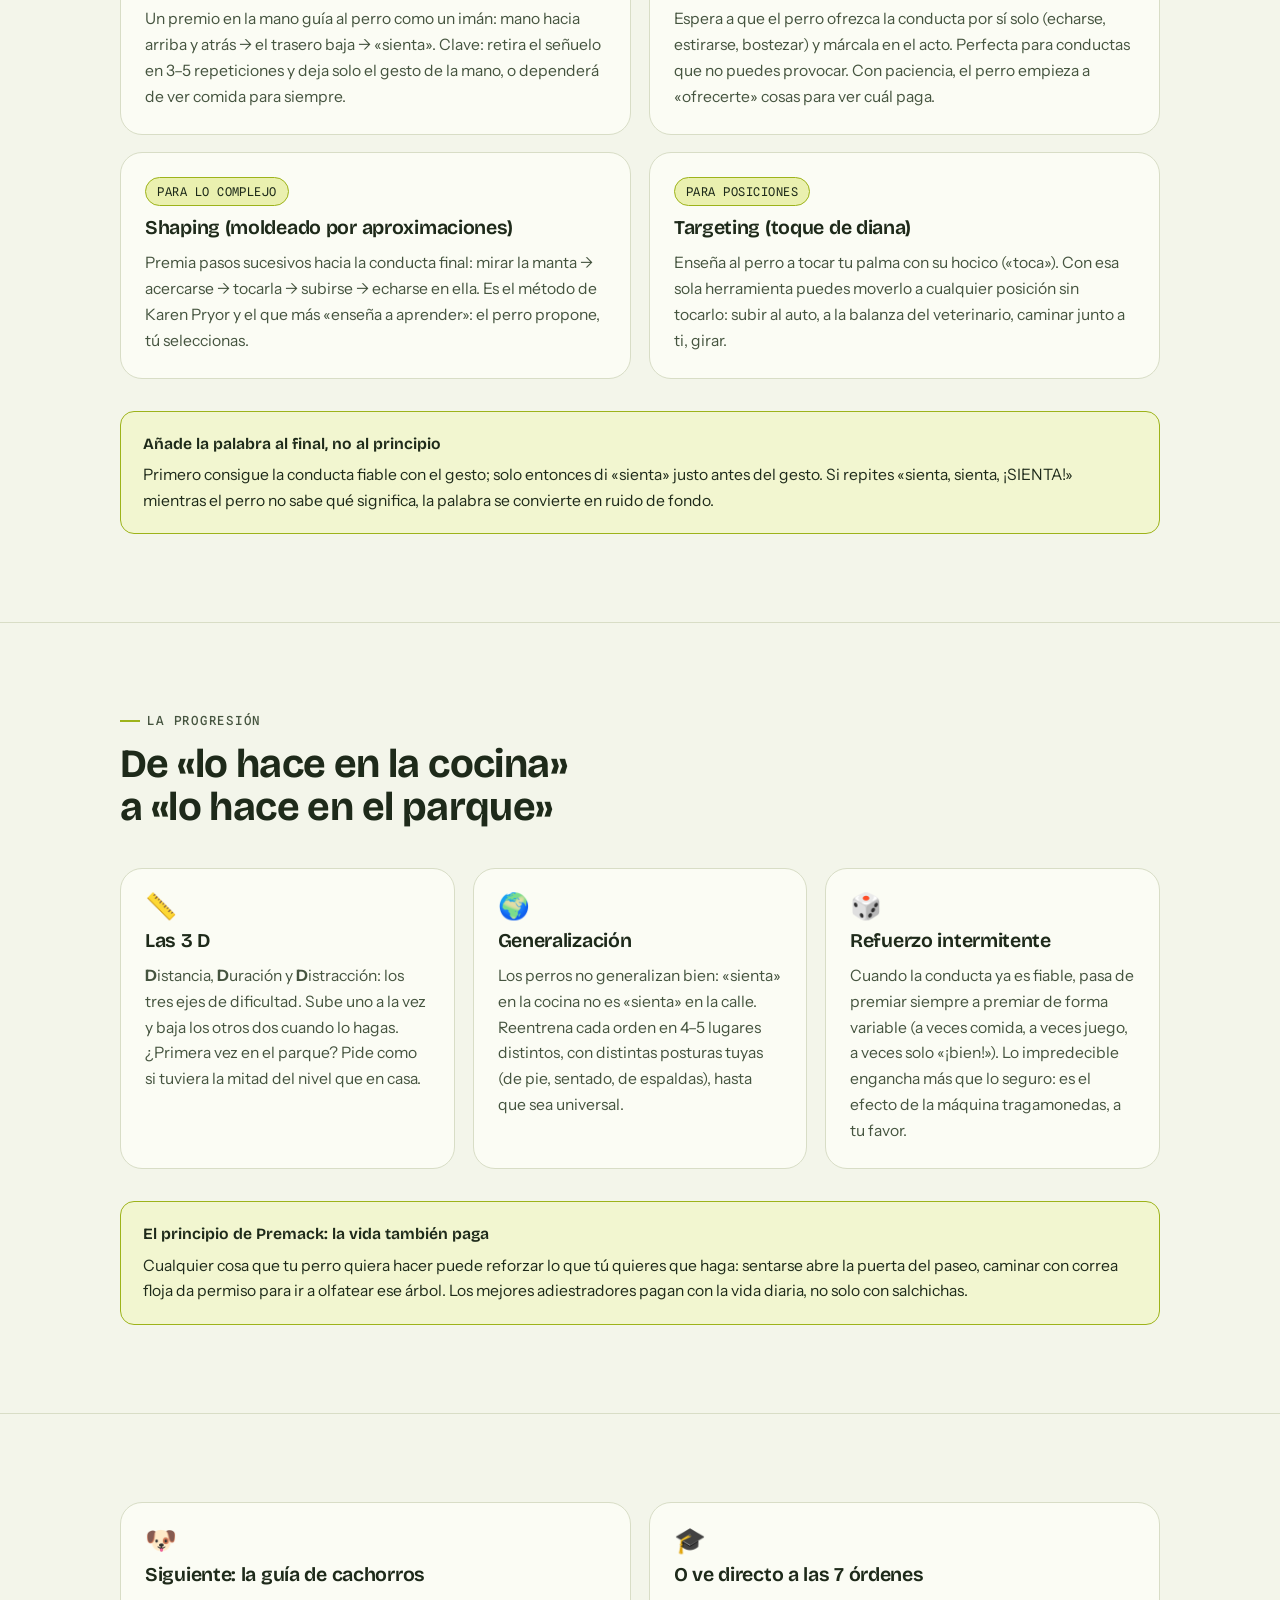
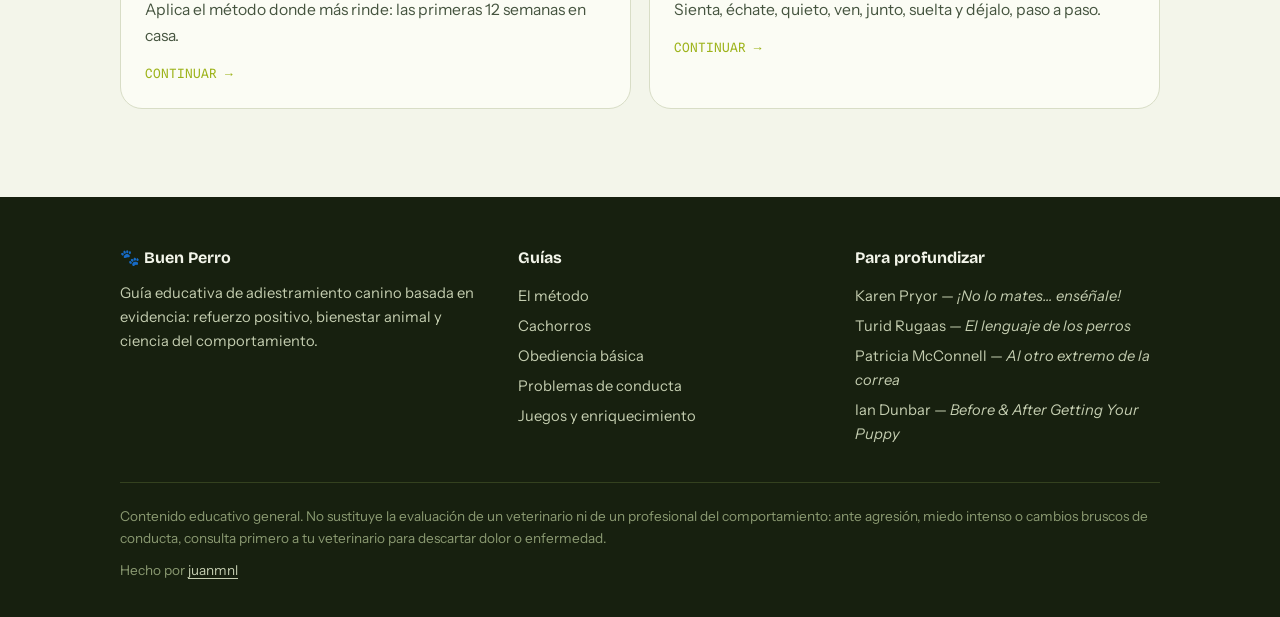
<file: metodo.html>
<!DOCTYPE html>
<html lang="es">
<head>
  <meta charset="UTF-8" />
  <meta name="viewport" content="width=device-width, initial-scale=1.0" />
  <title>El método — Buen Perro</title>
  <meta name="description" content="La ciencia del adiestramiento canino: condicionamiento clásico y operante, los cuatro cuadrantes, el clicker, luring, shaping y capturing." />
  <link rel="canonical" href="https://juanmnl.github.io/buen-perro/metodo.html" />
  <meta property="og:title" content="El método — Buen Perro" />
  <meta property="og:description" content="La ciencia del adiestramiento canino: condicionamiento clásico y operante, los cuatro cuadrantes, el clicker, luring, shaping y capturing." />
  <meta property="og:type" content="website" />
  <meta property="og:url" content="https://juanmnl.github.io/buen-perro/metodo.html" />
  <meta property="og:locale" content="es_LA" />
  <link rel="preconnect" href="https://fonts.googleapis.com" />
  <link rel="preconnect" href="https://fonts.gstatic.com" crossorigin />
  <link href="https://fonts.googleapis.com/css2?family=Bricolage+Grotesque:opsz,wght@12..96,400..800&family=Instrument+Sans:wght@400;500;600&family=Spline+Sans+Mono:wght@400;500;600&display=swap" rel="stylesheet" />
  <link rel="stylesheet" href="styles.css" />
  <link rel="icon" href="data:image/svg+xml,<svg xmlns='http://www.w3.org/2000/svg' viewBox='0 0 100 100'><text y='.9em' font-size='90'>🐕</text></svg>" />
</head>
<body>

<header class="nav">
  <div class="nav-inner">
    <a class="brand" href="index.html"><span class="paw">🐾</span> Buen Perro</a>
    <button class="nav-toggle" aria-expanded="false" aria-controls="nav-links">MENÚ</button>
    <ul class="nav-links" id="nav-links">
      <li><a href="index.html">Inicio</a></li>
      <li><a href="metodo.html" aria-current="page">El método</a></li>
      <li><a href="cachorros.html">Cachorros</a></li>
      <li><a href="obediencia.html">Obediencia</a></li>
      <li><a href="conducta.html">Conducta</a></li>
      <li><a href="juegos.html">Juegos</a></li>
      <li><a href="checklist.html">Checklist ✓</a></li>
    </ul>
  </div>
</header>

<main>

  <div class="wrap">
    <div class="page-head">
      <span class="eyebrow">Guía 01 · El método</span>
      <h1>Cómo aprende de verdad un perro</h1>
      <p class="lead">No hace falta ser conductista para educar bien a un perro o una perra, pero entender cuatro ideas de la ciencia del aprendizaje te ahorra meses de frustración. Esto es lo esencial.</p>
    </div>
  </div>

  <!-- ============ DOS TIPOS DE APRENDIZAJE ============ -->
  <section class="section">
    <div class="wrap">
      <div class="section-head reveal">
        <span class="eyebrow">La base</span>
        <h2>Dos tipos de aprendizaje trabajando a la vez</h2>
      </div>
      <div class="grid grid-2">
        <div class="card reveal">
          <span class="icon">🔔</span>
          <h3>Condicionamiento clásico: asociaciones</h3>
          <p>Es el perro de Pávlov: correa = paseo, sonido de la lata = comida. El perro asocia señales con emociones sin decidir nada. Aquí se forman los miedos… y también se curan: si el veterinario siempre viene con pollo, el veterinario acaba gustando. Toda la socialización del cachorro es condicionamiento clásico.</p>
        </div>
        <div class="card reveal">
          <span class="icon">🎰</span>
          <h3>Condicionamiento operante: consecuencias</h3>
          <p>Formulado por B. F. Skinner: la conducta que trae consecuencias buenas se repite; la que no trae nada, se apaga. Tu perro está haciendo este cálculo todo el día, lo entrenes o no. Adiestrar es simplemente tomar el control de las consecuencias.</p>
        </div>
      </div>

      <div class="section-head mt-3 reveal">
        <h2>Los cuatro cuadrantes (y cuáles usar)</h2>
        <p class="muted">Toda consecuencia añade o quita algo, para aumentar o reducir una conducta. «Positivo/negativo» significa añadir/quitar, no bueno/malo.</p>
      </div>
      <div class="table-scroll reveal">
        <table>
          <thead>
            <tr>
              <th>Cuadrante</th>
              <th>Qué hace</th>
              <th>Ejemplo</th>
              <th>¿Recomendado?</th>
            </tr>
          </thead>
          <tbody>
            <tr>
              <td><strong>Refuerzo positivo (R+)</strong></td>
              <td>Añade algo bueno → la conducta aumenta</td>
              <td>Se sienta → recibe un premio</td>
              <td class="si">Sí: tu herramienta principal</td>
            </tr>
            <tr>
              <td><strong>Castigo negativo (C−)</strong></td>
              <td>Quita algo bueno → la conducta baja</td>
              <td>Salta encima → te giras y la atención desaparece</td>
              <td class="si">Sí, con moderación</td>
            </tr>
            <tr>
              <td><strong>Refuerzo negativo (R−)</strong></td>
              <td>Quita algo molesto → la conducta aumenta</td>
              <td>Presionar hasta que se sienta, y soltar</td>
              <td class="no">No: requiere incomodar primero</td>
            </tr>
            <tr>
              <td><strong>Castigo positivo (C+)</strong></td>
              <td>Añade algo malo → la conducta baja</td>
              <td>Grito, tirón de correa, collar eléctrico</td>
              <td class="no">No: riesgo de miedo y agresión</td>
            </tr>
          </tbody>
        </table>
      </div>
      <div class="callout callout-warn mt-2 reveal">
        <strong>Por qué el castigo sale caro</strong>
        <p>Los estudios comparativos (Herron 2009, Ziv 2017, Vieira de Castro 2020) asocian los métodos aversivos con más estrés, más conductas de miedo y más respuestas agresivas, sin mejores resultados de aprendizaje. Además, el castigo no le dice al perro qué hacer en su lugar. Las asociaciones veterinarias de comportamiento (AVSAB, ESVCE) recomiendan entrenar primero con refuerzo, siguiendo el principio LIMA: la intervención menos invasiva y mínimamente aversiva que funcione.</p>
      </div>
    </div>
  </section>

  <!-- ============ EL MARCADOR ============ -->
  <section class="section section-dark">
    <div class="wrap two-col">
      <div>
        <div class="section-head reveal" style="margin-bottom:1.5rem">
          <span class="eyebrow">La herramienta estrella</span>
          <h2>El marcador: un puente de medio segundo</h2>
        </div>
        <div class="reveal">
          <p class="lead" style="max-width:none">Entre el acierto del perro y tu premio pasan 1 o 2 segundos, suficientes para que el perro ya esté haciendo otra cosa. El marcador cierra ese hueco: un sonido breve que significa «eso que hiciste <em>justo ahora</em> es lo que pago».</p>
          <ol class="steps mt-2">
            <li><strong>Carga el marcador.</strong><p>Clic (o «¡sí!») → premio inmediato. Repite 10–15 veces sin pedir nada. El perro aprende: ese sonido garantiza premio.</p></li>
            <li><strong>Marca el instante exacto del acierto.</strong><p>El trasero toca el suelo → clic en ese momento, ni antes ni después.</p></li>
            <li><strong>Paga siempre después del clic.</strong><p>Aunque te hayas equivocado al marcar. El clic es un contrato: si a veces no llega premio, pierde su poder.</p></li>
          </ol>
        </div>
      </div>
      <div class="clicker-stage reveal" style="align-content:center">
        <button class="clicker" data-counter="#metodo-count" aria-label="Clicker de adiestramiento: haz clic para escuchar el sonido del marcador">
          <span class="ring" aria-hidden="true"></span>
          <span class="plate" aria-hidden="true">CLIC</span>
        </button>
        <p class="clicker-count"><strong id="metodo-count">0</strong> Practica tu timing: el sonido debe coincidir con el acierto.</p>
      </div>
    </div>
  </section>

  <!-- ============ TÉCNICAS ============ -->
  <section class="section">
    <div class="wrap">
      <div class="section-head reveal">
        <span class="eyebrow">Las técnicas</span>
        <h2>Cuatro maneras de conseguir la conducta</h2>
        <p class="muted">Antes de premiar una conducta, necesitas que ocurra. Estas son las cuatro vías clásicas, de la más fácil a la más creativa.</p>
      </div>
      <div class="grid grid-2">
        <div class="card reveal">
          <div class="chips"><span class="chip">LA MÁS USADA</span></div>
          <h3>Luring (guiado con señuelo)</h3>
          <p>Un premio en la mano guía al perro como un imán: mano hacia arriba y atrás → el trasero baja → «sienta». Clave: retira el señuelo en 3–5 repeticiones y deja solo el gesto de la mano, o dependerá de ver comida para siempre.</p>
        </div>
        <div class="card reveal">
          <div class="chips"><span class="chip">PARA LO NATURAL</span></div>
          <h3>Capturing (captura)</h3>
          <p>Espera a que el perro ofrezca la conducta por sí solo (echarse, estirarse, bostezar) y márcala en el acto. Perfecta para conductas que no puedes provocar. Con paciencia, el perro empieza a «ofrecerte» cosas para ver cuál paga.</p>
        </div>
        <div class="card reveal">
          <div class="chips"><span class="chip">PARA LO COMPLEJO</span></div>
          <h3>Shaping (moldeado por aproximaciones)</h3>
          <p>Premia pasos sucesivos hacia la conducta final: mirar la manta → acercarse → tocarla → subirse → echarse en ella. Es el método de Karen Pryor y el que más «enseña a aprender»: el perro propone, tú seleccionas.</p>
        </div>
        <div class="card reveal">
          <div class="chips"><span class="chip">PARA POSICIONES</span></div>
          <h3>Targeting (toque de diana)</h3>
          <p>Enseña al perro a tocar tu palma con su hocico («toca»). Con esa sola herramienta puedes moverlo a cualquier posición sin tocarlo: subir al auto, a la balanza del veterinario, caminar junto a ti, girar.</p>
        </div>
      </div>

      <div class="callout callout-tip mt-2 reveal">
        <strong>Añade la palabra al final, no al principio</strong>
        <p>Primero consigue la conducta fiable con el gesto; solo entonces di «sienta» justo antes del gesto. Si repites «sienta, sienta, ¡SIENTA!» mientras el perro no sabe qué significa, la palabra se convierte en ruido de fondo.</p>
      </div>
    </div>
  </section>

  <!-- ============ PROGRESIÓN ============ -->
  <section class="section">
    <div class="wrap">
      <div class="section-head reveal">
        <span class="eyebrow">La progresión</span>
        <h2>De «lo hace en la cocina» a «lo hace en el parque»</h2>
      </div>
      <div class="grid grid-3">
        <div class="card reveal">
          <span class="icon">📏</span>
          <h3>Las 3 D</h3>
          <p><strong>D</strong>istancia, <strong>D</strong>uración y <strong>D</strong>istracción: los tres ejes de dificultad. Sube uno a la vez y baja los otros dos cuando lo hagas. ¿Primera vez en el parque? Pide como si tuviera la mitad del nivel que en casa.</p>
        </div>
        <div class="card reveal">
          <span class="icon">🌍</span>
          <h3>Generalización</h3>
          <p>Los perros no generalizan bien: «sienta» en la cocina no es «sienta» en la calle. Reentrena cada orden en 4–5 lugares distintos, con distintas posturas tuyas (de pie, sentado, de espaldas), hasta que sea universal.</p>
        </div>
        <div class="card reveal">
          <span class="icon">🎲</span>
          <h3>Refuerzo intermitente</h3>
          <p>Cuando la conducta ya es fiable, pasa de premiar siempre a premiar de forma variable (a veces comida, a veces juego, a veces solo «¡bien!»). Lo impredecible engancha más que lo seguro: es el efecto de la máquina tragamonedas, a tu favor.</p>
        </div>
      </div>
      <div class="callout callout-tip mt-2 reveal">
        <strong>El principio de Premack: la vida también paga</strong>
        <p>Cualquier cosa que tu perro quiera hacer puede reforzar lo que tú quieres que haga: sentarse abre la puerta del paseo, caminar con correa floja da permiso para ir a olfatear ese árbol. Los mejores adiestradores pagan con la vida diaria, no solo con salchichas.</p>
      </div>
    </div>
  </section>

  <!-- ============ SIGUIENTE ============ -->
  <section class="section">
    <div class="wrap">
      <div class="grid grid-2">
        <a class="card reveal" href="cachorros.html">
          <span class="icon">🐶</span>
          <h3>Siguiente: la guía de cachorros</h3>
          <p>Aplica el método donde más rinde: las primeras 12 semanas en casa.</p>
          <span class="go">CONTINUAR →</span>
        </a>
        <a class="card reveal" href="obediencia.html">
          <span class="icon">🎓</span>
          <h3>O ve directo a las 7 órdenes</h3>
          <p>Sienta, échate, quieto, ven, junto, suelta y déjalo, paso a paso.</p>
          <span class="go">CONTINUAR →</span>
        </a>
      </div>
    </div>
  </section>

</main>

<footer class="footer">
  <div class="wrap">
    <div class="footer-grid">
      <div>
        <h4>🐾 Buen Perro</h4>
        <p>Guía educativa de adiestramiento canino basada en evidencia: refuerzo positivo, bienestar animal y ciencia del comportamiento.</p>
      </div>
      <div>
        <h4>Guías</h4>
        <ul>
          <li><a href="metodo.html">El método</a></li>
          <li><a href="cachorros.html">Cachorros</a></li>
          <li><a href="obediencia.html">Obediencia básica</a></li>
          <li><a href="conducta.html">Problemas de conducta</a></li>
          <li><a href="juegos.html">Juegos y enriquecimiento</a></li>
        </ul>
      </div>
      <div>
        <h4>Para profundizar</h4>
        <ul>
          <li>Karen Pryor — <em>¡No lo mates… enséñale!</em></li>
          <li>Turid Rugaas — <em>El lenguaje de los perros</em></li>
          <li>Patricia McConnell — <em>Al otro extremo de la correa</em></li>
          <li>Ian Dunbar — <em>Before &amp; After Getting Your Puppy</em></li>
        </ul>
      </div>
    </div>
    <p class="legal">Contenido educativo general. No sustituye la evaluación de un veterinario ni de un profesional del comportamiento: ante agresión, miedo intenso o cambios bruscos de conducta, consulta primero a tu veterinario para descartar dolor o enfermedad.</p>
    <p class="credit">Hecho por <a href="https://www.juanmnl.com" target="_blank" rel="noopener noreferrer">juanmnl</a></p>
  </div>
</footer>

<script src="app.js"></script>
</body>
</html>
</file>
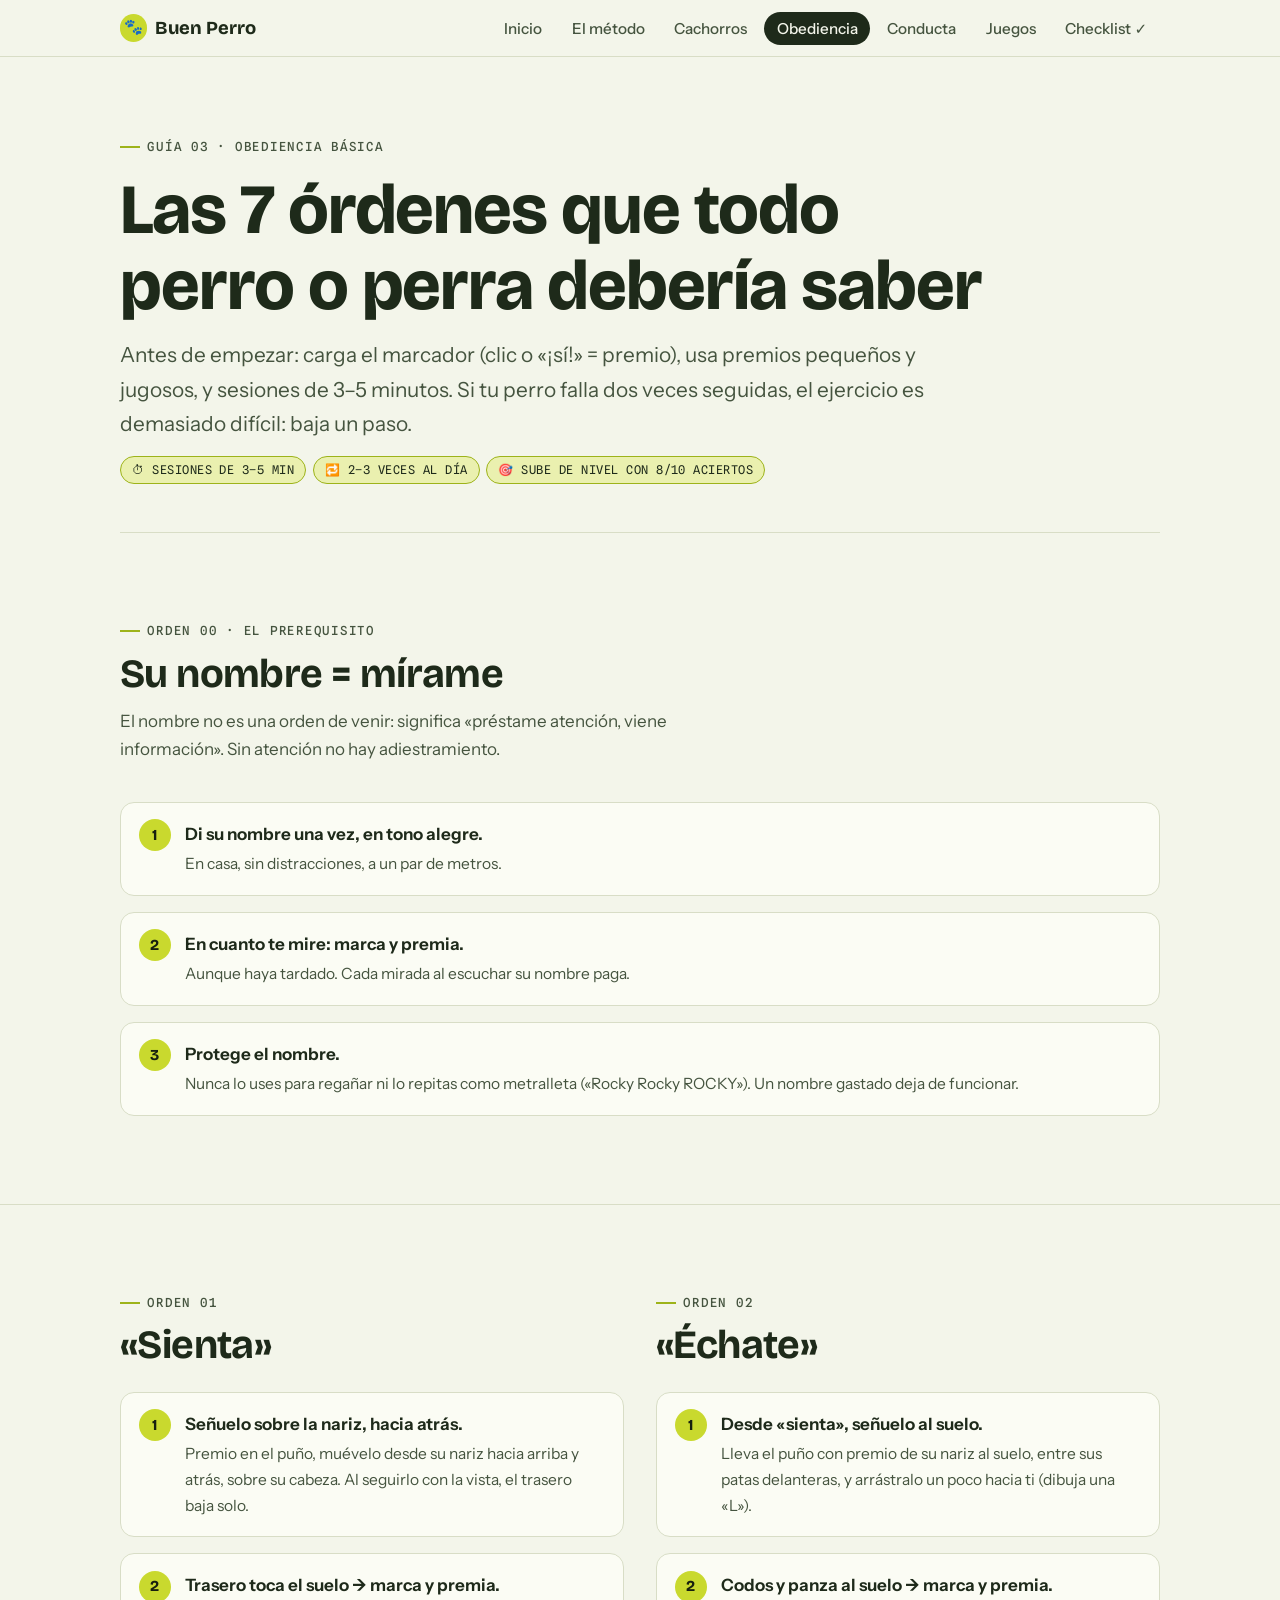
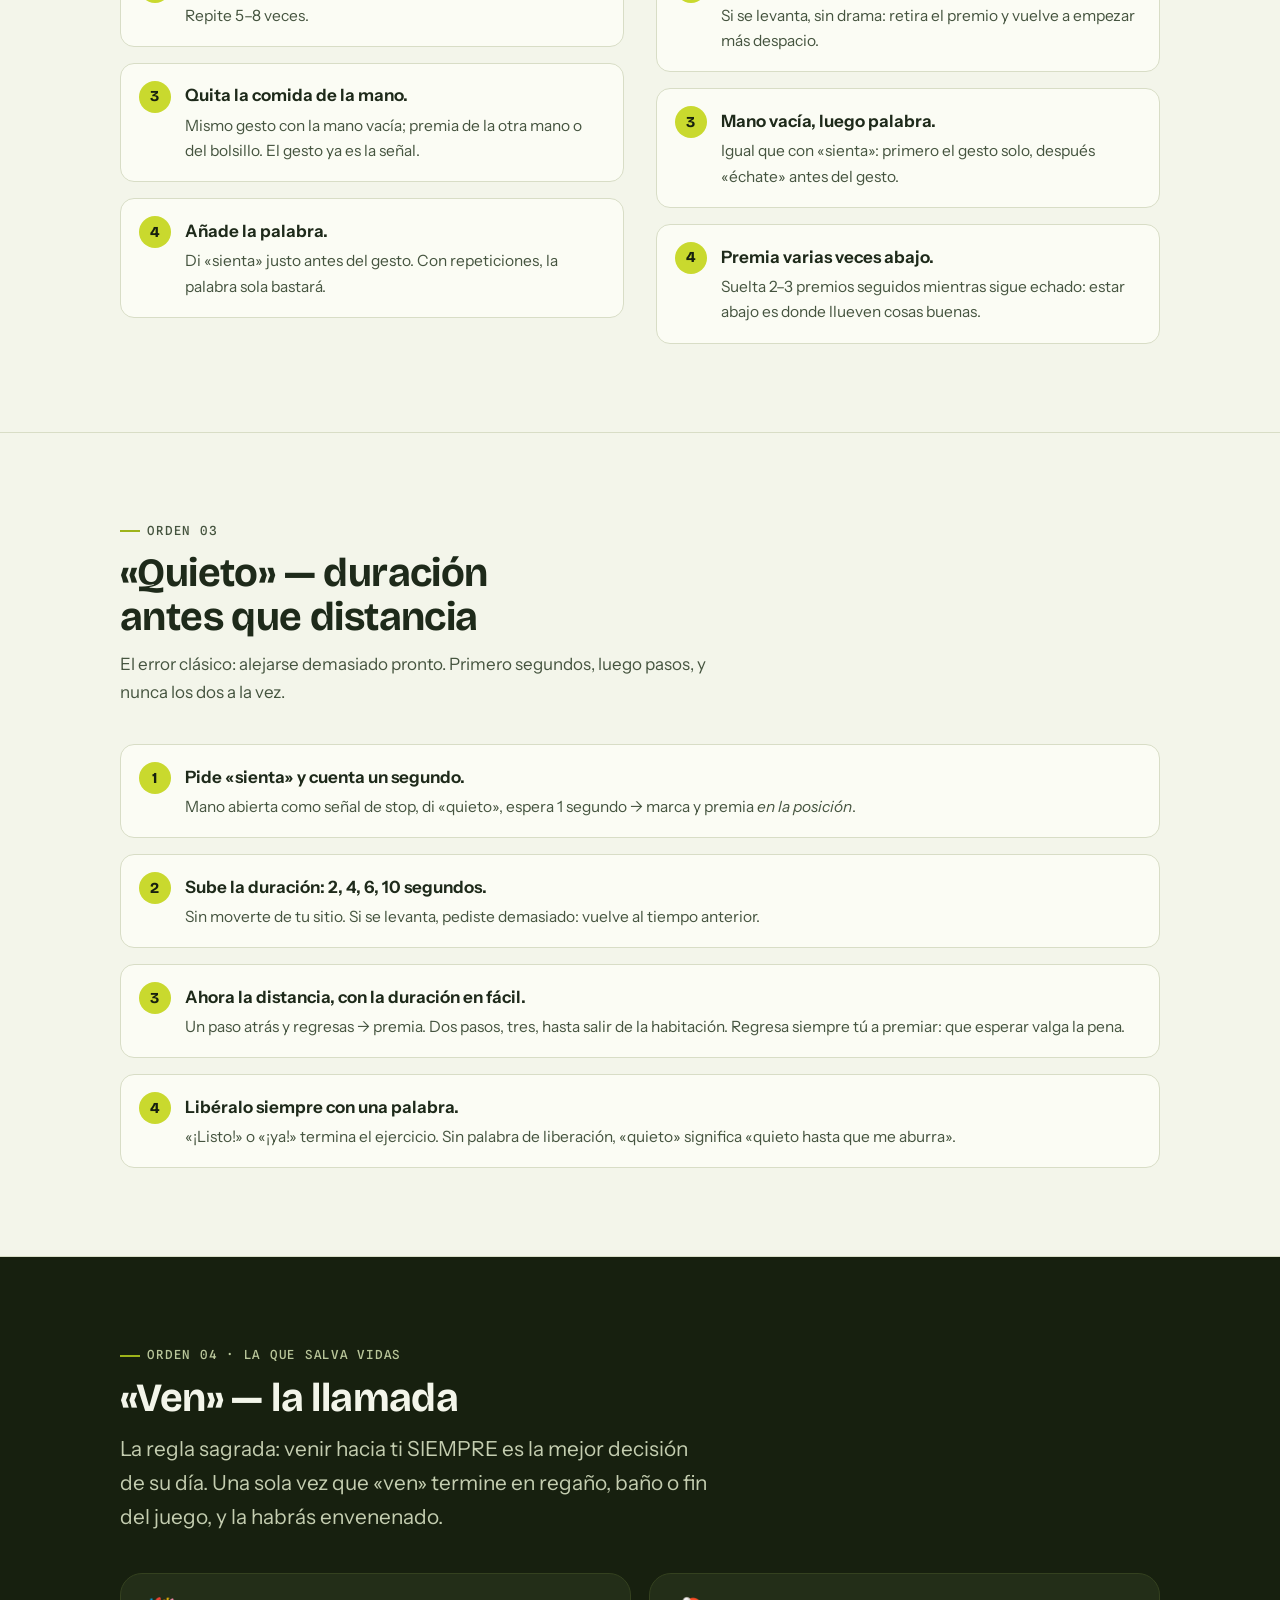
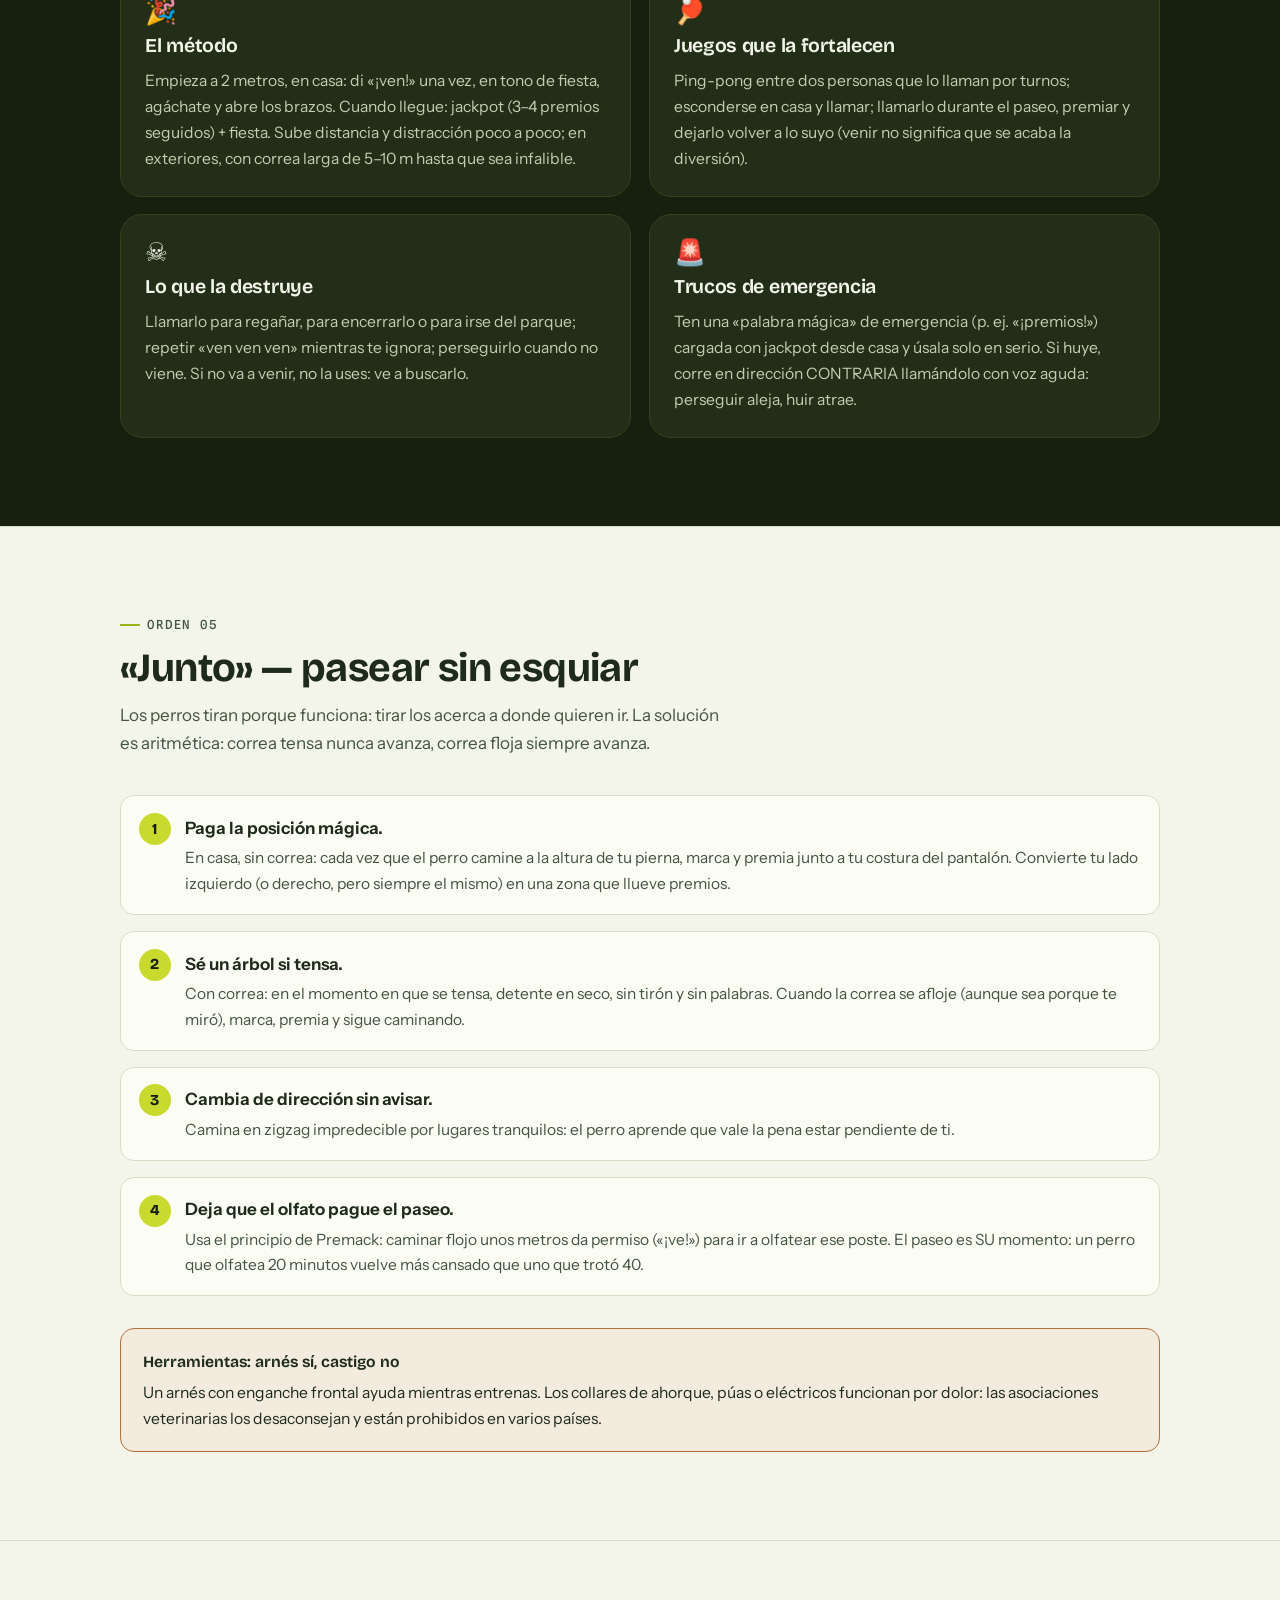
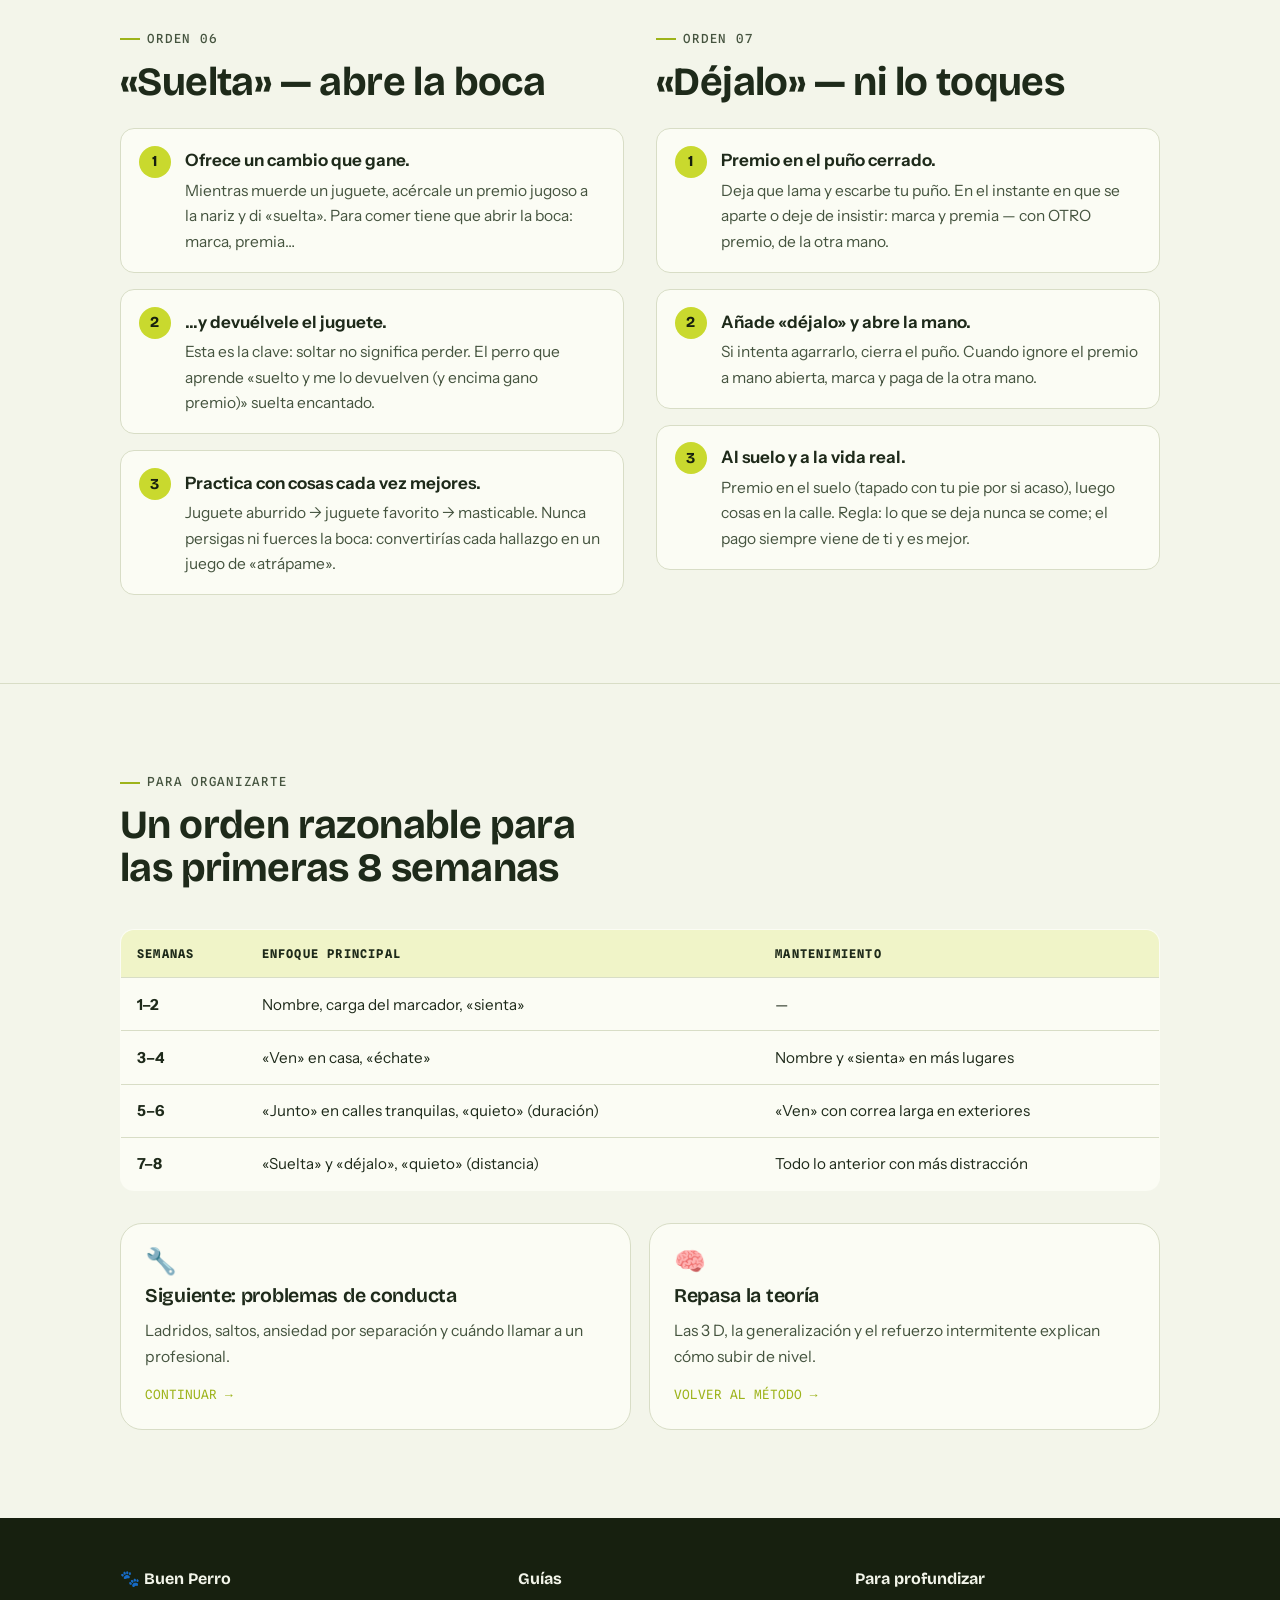
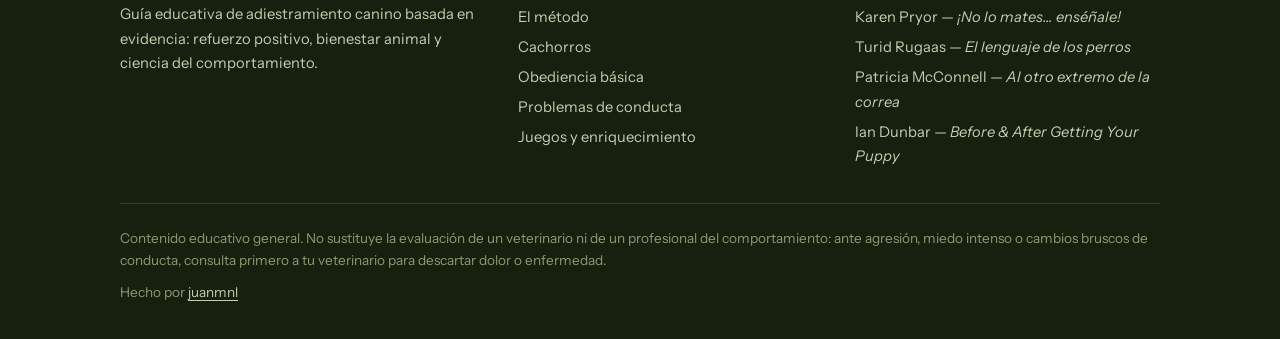
<file: obediencia.html>
<!DOCTYPE html>
<html lang="es">
<head>
  <meta charset="UTF-8" />
  <meta name="viewport" content="width=device-width, initial-scale=1.0" />
  <title>Obediencia básica: las 7 órdenes — Buen Perro</title>
  <meta name="description" content="Cómo enseñar a tu perro las 7 órdenes básicas paso a paso: sienta, échate, quieto, ven, junto, suelta y déjalo, con refuerzo positivo." />
  <link rel="canonical" href="https://juanmnl.github.io/buen-perro/obediencia.html" />
  <meta property="og:title" content="Obediencia básica: las 7 órdenes — Buen Perro" />
  <meta property="og:description" content="Cómo enseñar a tu perro las 7 órdenes básicas paso a paso: sienta, échate, quieto, ven, junto, suelta y déjalo, con refuerzo positivo." />
  <meta property="og:type" content="website" />
  <meta property="og:url" content="https://juanmnl.github.io/buen-perro/obediencia.html" />
  <meta property="og:locale" content="es_LA" />
  <link rel="preconnect" href="https://fonts.googleapis.com" />
  <link rel="preconnect" href="https://fonts.gstatic.com" crossorigin />
  <link href="https://fonts.googleapis.com/css2?family=Bricolage+Grotesque:opsz,wght@12..96,400..800&family=Instrument+Sans:wght@400;500;600&family=Spline+Sans+Mono:wght@400;500;600&display=swap" rel="stylesheet" />
  <link rel="stylesheet" href="styles.css" />
  <link rel="icon" href="data:image/svg+xml,<svg xmlns='http://www.w3.org/2000/svg' viewBox='0 0 100 100'><text y='.9em' font-size='90'>🐕</text></svg>" />
</head>
<body>

<header class="nav">
  <div class="nav-inner">
    <a class="brand" href="index.html"><span class="paw">🐾</span> Buen Perro</a>
    <button class="nav-toggle" aria-expanded="false" aria-controls="nav-links">MENÚ</button>
    <ul class="nav-links" id="nav-links">
      <li><a href="index.html">Inicio</a></li>
      <li><a href="metodo.html">El método</a></li>
      <li><a href="cachorros.html">Cachorros</a></li>
      <li><a href="obediencia.html" aria-current="page">Obediencia</a></li>
      <li><a href="conducta.html">Conducta</a></li>
      <li><a href="juegos.html">Juegos</a></li>
      <li><a href="checklist.html">Checklist ✓</a></li>
    </ul>
  </div>
</header>

<main>

  <div class="wrap">
    <div class="page-head">
      <span class="eyebrow">Guía 03 · Obediencia básica</span>
      <h1>Las 7 órdenes que todo perro o perra debería saber</h1>
      <p class="lead">Antes de empezar: carga el marcador (clic o «¡sí!» = premio), usa premios pequeños y jugosos, y sesiones de 3–5 minutos. Si tu perro falla dos veces seguidas, el ejercicio es demasiado difícil: baja un paso.</p>
      <div class="chips">
        <span class="chip">⏱ SESIONES DE 3–5 MIN</span>
        <span class="chip">🔁 2–3 VECES AL DÍA</span>
        <span class="chip">🎯 SUBE DE NIVEL CON 8/10 ACIERTOS</span>
      </div>
    </div>
  </div>

  <!-- ============ 0. NOMBRE ============ -->
  <section class="section">
    <div class="wrap">
      <div class="section-head reveal">
        <span class="eyebrow">Orden 00 · El prerequisito</span>
        <h2>Su nombre = mírame</h2>
        <p class="muted">El nombre no es una orden de venir: significa «préstame atención, viene información». Sin atención no hay adiestramiento.</p>
      </div>
      <ol class="steps reveal">
        <li><strong>Di su nombre una vez, en tono alegre.</strong><p>En casa, sin distracciones, a un par de metros.</p></li>
        <li><strong>En cuanto te mire: marca y premia.</strong><p>Aunque haya tardado. Cada mirada al escuchar su nombre paga.</p></li>
        <li><strong>Protege el nombre.</strong><p>Nunca lo uses para regañar ni lo repitas como metralleta («Rocky Rocky ROCKY»). Un nombre gastado deja de funcionar.</p></li>
      </ol>
    </div>
  </section>

  <!-- ============ SIENTA / ÉCHATE ============ -->
  <section class="section">
    <div class="wrap two-col">
      <div>
        <div class="section-head reveal" style="margin-bottom:1.5rem">
          <span class="eyebrow">Orden 01</span>
          <h2>«Sienta»</h2>
        </div>
        <ol class="steps reveal">
          <li><strong>Señuelo sobre la nariz, hacia atrás.</strong><p>Premio en el puño, muévelo desde su nariz hacia arriba y atrás, sobre su cabeza. Al seguirlo con la vista, el trasero baja solo.</p></li>
          <li><strong>Trasero toca el suelo → marca y premia.</strong><p>Repite 5–8 veces.</p></li>
          <li><strong>Quita la comida de la mano.</strong><p>Mismo gesto con la mano vacía; premia de la otra mano o del bolsillo. El gesto ya es la señal.</p></li>
          <li><strong>Añade la palabra.</strong><p>Di «sienta» justo antes del gesto. Con repeticiones, la palabra sola bastará.</p></li>
        </ol>
      </div>
      <div>
        <div class="section-head reveal" style="margin-bottom:1.5rem">
          <span class="eyebrow">Orden 02</span>
          <h2>«Échate»</h2>
        </div>
        <ol class="steps reveal">
          <li><strong>Desde «sienta», señuelo al suelo.</strong><p>Lleva el puño con premio de su nariz al suelo, entre sus patas delanteras, y arrástralo un poco hacia ti (dibuja una «L»).</p></li>
          <li><strong>Codos y panza al suelo → marca y premia.</strong><p>Si se levanta, sin drama: retira el premio y vuelve a empezar más despacio.</p></li>
          <li><strong>Mano vacía, luego palabra.</strong><p>Igual que con «sienta»: primero el gesto solo, después «échate» antes del gesto.</p></li>
          <li><strong>Premia varias veces abajo.</strong><p>Suelta 2–3 premios seguidos mientras sigue echado: estar abajo es donde llueven cosas buenas.</p></li>
        </ol>
      </div>
    </div>
  </section>

  <!-- ============ QUIETO ============ -->
  <section class="section">
    <div class="wrap">
      <div class="section-head reveal">
        <span class="eyebrow">Orden 03</span>
        <h2>«Quieto» — duración antes que distancia</h2>
        <p class="muted">El error clásico: alejarse demasiado pronto. Primero segundos, luego pasos, y nunca los dos a la vez.</p>
      </div>
      <ol class="steps reveal">
        <li><strong>Pide «sienta» y cuenta un segundo.</strong><p>Mano abierta como señal de stop, di «quieto», espera 1 segundo → marca y premia <em>en la posición</em>.</p></li>
        <li><strong>Sube la duración: 2, 4, 6, 10 segundos.</strong><p>Sin moverte de tu sitio. Si se levanta, pediste demasiado: vuelve al tiempo anterior.</p></li>
        <li><strong>Ahora la distancia, con la duración en fácil.</strong><p>Un paso atrás y regresas → premia. Dos pasos, tres, hasta salir de la habitación. Regresa siempre tú a premiar: que esperar valga la pena.</p></li>
        <li><strong>Libéralo siempre con una palabra.</strong><p>«¡Listo!» o «¡ya!» termina el ejercicio. Sin palabra de liberación, «quieto» significa «quieto hasta que me aburra».</p></li>
      </ol>
    </div>
  </section>

  <!-- ============ VEN ============ -->
  <section class="section section-dark">
    <div class="wrap">
      <div class="section-head reveal">
        <span class="eyebrow">Orden 04 · La que salva vidas</span>
        <h2>«Ven» — la llamada</h2>
        <p class="lead">La regla sagrada: venir hacia ti SIEMPRE es la mejor decisión de su día. Una sola vez que «ven» termine en regaño, baño o fin del juego, y la habrás envenenado.</p>
      </div>
      <div class="grid grid-2">
        <div class="card reveal">
          <span class="icon">🎉</span>
          <h3>El método</h3>
          <p>Empieza a 2 metros, en casa: di «¡ven!» una vez, en tono de fiesta, agáchate y abre los brazos. Cuando llegue: jackpot (3–4 premios seguidos) + fiesta. Sube distancia y distracción poco a poco; en exteriores, con correa larga de 5–10 m hasta que sea infalible.</p>
        </div>
        <div class="card reveal">
          <span class="icon">🏓</span>
          <h3>Juegos que la fortalecen</h3>
          <p>Ping-pong entre dos personas que lo llaman por turnos; esconderse en casa y llamar; llamarlo durante el paseo, premiar y dejarlo volver a lo suyo (venir no significa que se acaba la diversión).</p>
        </div>
        <div class="card reveal">
          <span class="icon">☠️</span>
          <h3>Lo que la destruye</h3>
          <p>Llamarlo para regañar, para encerrarlo o para irse del parque; repetir «ven ven ven» mientras te ignora; perseguirlo cuando no viene. Si no va a venir, no la uses: ve a buscarlo.</p>
        </div>
        <div class="card reveal">
          <span class="icon">🚨</span>
          <h3>Trucos de emergencia</h3>
          <p>Ten una «palabra mágica» de emergencia (p. ej. «¡premios!») cargada con jackpot desde casa y úsala solo en serio. Si huye, corre en dirección CONTRARIA llamándolo con voz aguda: perseguir aleja, huir atrae.</p>
        </div>
      </div>
    </div>
  </section>

  <!-- ============ JUNTO ============ -->
  <section class="section">
    <div class="wrap">
      <div class="section-head reveal">
        <span class="eyebrow">Orden 05</span>
        <h2>«Junto» — pasear sin esquiar</h2>
        <p class="muted">Los perros tiran porque funciona: tirar los acerca a donde quieren ir. La solución es aritmética: correa tensa nunca avanza, correa floja siempre avanza.</p>
      </div>
      <ol class="steps reveal">
        <li><strong>Paga la posición mágica.</strong><p>En casa, sin correa: cada vez que el perro camine a la altura de tu pierna, marca y premia junto a tu costura del pantalón. Convierte tu lado izquierdo (o derecho, pero siempre el mismo) en una zona que llueve premios.</p></li>
        <li><strong>Sé un árbol si tensa.</strong><p>Con correa: en el momento en que se tensa, detente en seco, sin tirón y sin palabras. Cuando la correa se afloje (aunque sea porque te miró), marca, premia y sigue caminando.</p></li>
        <li><strong>Cambia de dirección sin avisar.</strong><p>Camina en zigzag impredecible por lugares tranquilos: el perro aprende que vale la pena estar pendiente de ti.</p></li>
        <li><strong>Deja que el olfato pague el paseo.</strong><p>Usa el principio de Premack: caminar flojo unos metros da permiso («¡ve!») para ir a olfatear ese poste. El paseo es SU momento: un perro que olfatea 20 minutos vuelve más cansado que uno que trotó 40.</p></li>
      </ol>
      <div class="callout callout-warn mt-2 reveal">
        <strong>Herramientas: arnés sí, castigo no</strong>
        <p>Un arnés con enganche frontal ayuda mientras entrenas. Los collares de ahorque, púas o eléctricos funcionan por dolor: las asociaciones veterinarias los desaconsejan y están prohibidos en varios países.</p>
      </div>
    </div>
  </section>

  <!-- ============ SUELTA Y DÉJALO ============ -->
  <section class="section">
    <div class="wrap two-col">
      <div>
        <div class="section-head reveal" style="margin-bottom:1.5rem">
          <span class="eyebrow">Orden 06</span>
          <h2>«Suelta» — abre la boca</h2>
        </div>
        <ol class="steps reveal">
          <li><strong>Ofrece un cambio que gane.</strong><p>Mientras muerde un juguete, acércale un premio jugoso a la nariz y di «suelta». Para comer tiene que abrir la boca: marca, premia…</p></li>
          <li><strong>…y devuélvele el juguete.</strong><p>Esta es la clave: soltar no significa perder. El perro que aprende «suelto y me lo devuelven (y encima gano premio)» suelta encantado.</p></li>
          <li><strong>Practica con cosas cada vez mejores.</strong><p>Juguete aburrido → juguete favorito → masticable. Nunca persigas ni fuerces la boca: convertirías cada hallazgo en un juego de «atrápame».</p></li>
        </ol>
      </div>
      <div>
        <div class="section-head reveal" style="margin-bottom:1.5rem">
          <span class="eyebrow">Orden 07</span>
          <h2>«Déjalo» — ni lo toques</h2>
        </div>
        <ol class="steps reveal">
          <li><strong>Premio en el puño cerrado.</strong><p>Deja que lama y escarbe tu puño. En el instante en que se aparte o deje de insistir: marca y premia — con OTRO premio, de la otra mano.</p></li>
          <li><strong>Añade «déjalo» y abre la mano.</strong><p>Si intenta agarrarlo, cierra el puño. Cuando ignore el premio a mano abierta, marca y paga de la otra mano.</p></li>
          <li><strong>Al suelo y a la vida real.</strong><p>Premio en el suelo (tapado con tu pie por si acaso), luego cosas en la calle. Regla: lo que se deja nunca se come; el pago siempre viene de ti y es mejor.</p></li>
        </ol>
      </div>
    </div>
  </section>

  <!-- ============ PLAN SEMANAL ============ -->
  <section class="section">
    <div class="wrap">
      <div class="section-head reveal">
        <span class="eyebrow">Para organizarte</span>
        <h2>Un orden razonable para las primeras 8 semanas</h2>
      </div>
      <div class="table-scroll reveal">
        <table>
          <thead>
            <tr><th>Semanas</th><th>Enfoque principal</th><th>Mantenimiento</th></tr>
          </thead>
          <tbody>
            <tr><td><strong>1–2</strong></td><td>Nombre, carga del marcador, «sienta»</td><td>—</td></tr>
            <tr><td><strong>3–4</strong></td><td>«Ven» en casa, «échate»</td><td>Nombre y «sienta» en más lugares</td></tr>
            <tr><td><strong>5–6</strong></td><td>«Junto» en calles tranquilas, «quieto» (duración)</td><td>«Ven» con correa larga en exteriores</td></tr>
            <tr><td><strong>7–8</strong></td><td>«Suelta» y «déjalo», «quieto» (distancia)</td><td>Todo lo anterior con más distracción</td></tr>
          </tbody>
        </table>
      </div>
      <div class="grid grid-2 mt-2">
        <a class="card reveal" href="conducta.html">
          <span class="icon">🔧</span>
          <h3>Siguiente: problemas de conducta</h3>
          <p>Ladridos, saltos, ansiedad por separación y cuándo llamar a un profesional.</p>
          <span class="go">CONTINUAR →</span>
        </a>
        <a class="card reveal" href="metodo.html">
          <span class="icon">🧠</span>
          <h3>Repasa la teoría</h3>
          <p>Las 3 D, la generalización y el refuerzo intermitente explican cómo subir de nivel.</p>
          <span class="go">VOLVER AL MÉTODO →</span>
        </a>
      </div>
    </div>
  </section>

</main>

<footer class="footer">
  <div class="wrap">
    <div class="footer-grid">
      <div>
        <h4>🐾 Buen Perro</h4>
        <p>Guía educativa de adiestramiento canino basada en evidencia: refuerzo positivo, bienestar animal y ciencia del comportamiento.</p>
      </div>
      <div>
        <h4>Guías</h4>
        <ul>
          <li><a href="metodo.html">El método</a></li>
          <li><a href="cachorros.html">Cachorros</a></li>
          <li><a href="obediencia.html">Obediencia básica</a></li>
          <li><a href="conducta.html">Problemas de conducta</a></li>
          <li><a href="juegos.html">Juegos y enriquecimiento</a></li>
        </ul>
      </div>
      <div>
        <h4>Para profundizar</h4>
        <ul>
          <li>Karen Pryor — <em>¡No lo mates… enséñale!</em></li>
          <li>Turid Rugaas — <em>El lenguaje de los perros</em></li>
          <li>Patricia McConnell — <em>Al otro extremo de la correa</em></li>
          <li>Ian Dunbar — <em>Before &amp; After Getting Your Puppy</em></li>
        </ul>
      </div>
    </div>
    <p class="legal">Contenido educativo general. No sustituye la evaluación de un veterinario ni de un profesional del comportamiento: ante agresión, miedo intenso o cambios bruscos de conducta, consulta primero a tu veterinario para descartar dolor o enfermedad.</p>
    <p class="credit">Hecho por <a href="https://www.juanmnl.com" target="_blank" rel="noopener noreferrer">juanmnl</a></p>
  </div>
</footer>

<script src="app.js"></script>
</body>
</html>
</file>
<file: styles.css>
/* ============================================================
   BUEN PERRO — Guía de adiestramiento canino en positivo
   Paleta: tinta pino, papel verdoso, chartreuse pelota de tenis
   ============================================================ */

:root {
  --ink: #1e2a1a;          /* pino profundo */
  --ink-soft: #45543f;     /* verde medio para texto secundario */
  --paper: #f3f5ea;        /* papel con tinte verde */
  --paper-raised: #fbfcf4; /* tarjetas */
  --ball: #c9d92e;         /* chartreuse pelota de tenis */
  --ball-deep: #9db31a;    /* chartreuse oscurecido (bordes, hover) */
  --cinnamon: #b4713d;     /* canela: pelaje, alertas suaves */
  --line: #d8ddc6;         /* líneas divisorias */
  --dark: #17200f;         /* secciones oscuras */
  --dark-soft: #232e18;

  --font-display: "Bricolage Grotesque", system-ui, sans-serif;
  --font-body: "Instrument Sans", system-ui, sans-serif;
  --font-mono: "Spline Sans Mono", ui-monospace, monospace;

  --radius: 14px;
  --radius-lg: 22px;
  --maxw: 1080px;
}

* { box-sizing: border-box; margin: 0; padding: 0; }

html { scroll-behavior: smooth; }
@media (prefers-reduced-motion: reduce) {
  html { scroll-behavior: auto; }
}

body {
  font-family: var(--font-body);
  font-size: 1.0625rem;
  line-height: 1.65;
  color: var(--ink);
  background: var(--paper);
  -webkit-font-smoothing: antialiased;
}

img { max-width: 100%; display: block; }

a { color: inherit; }

:focus-visible {
  outline: 3px solid var(--ball-deep);
  outline-offset: 3px;
  border-radius: 4px;
}

.wrap {
  max-width: var(--maxw);
  margin: 0 auto;
  padding: 0 1.25rem;
}

/* ---------- Tipografía ---------- */

h1, h2, h3 {
  font-family: var(--font-display);
  line-height: 1.08;
  letter-spacing: -0.015em;
  text-wrap: balance;
}

h1 { font-size: clamp(2.4rem, 6.5vw, 4.4rem); font-weight: 750; }
h2 { font-size: clamp(1.7rem, 3.6vw, 2.5rem); font-weight: 700; }
h3 { font-size: 1.22rem; font-weight: 650; line-height: 1.3; }

p + p { margin-top: 0.85em; }

.eyebrow {
  font-family: var(--font-mono);
  font-size: 0.78rem;
  font-weight: 500;
  letter-spacing: 0.14em;
  text-transform: uppercase;
  color: var(--ink-soft);
  display: inline-flex;
  align-items: center;
  gap: 0.6em;
}
.eyebrow::before {
  content: "";
  width: 1.6em;
  height: 2px;
  background: var(--ball-deep);
  display: inline-block;
}

.lead {
  font-size: clamp(1.1rem, 2vw, 1.3rem);
  color: var(--ink-soft);
  max-width: 42ch;
}

.muted { color: var(--ink-soft); }

/* ---------- Navegación ---------- */

.nav {
  position: sticky;
  top: 0;
  z-index: 50;
  background: color-mix(in srgb, var(--paper) 88%, transparent);
  backdrop-filter: blur(10px);
  border-bottom: 1px solid var(--line);
}

.nav-inner {
  display: flex;
  align-items: center;
  justify-content: space-between;
  gap: 1rem;
  padding: 0.8rem 1.25rem;
  max-width: var(--maxw);
  margin: 0 auto;
}

.brand {
  font-family: var(--font-display);
  font-weight: 750;
  font-size: 1.15rem;
  text-decoration: none;
  display: inline-flex;
  align-items: center;
  gap: 0.5rem;
  white-space: nowrap;
}
.brand .paw {
  width: 1.7rem;
  height: 1.7rem;
  border-radius: 50%;
  background: var(--ball);
  display: grid;
  place-items: center;
  font-size: 0.95rem;
}

.nav-links {
  display: flex;
  gap: 0.25rem;
  list-style: none;
}
.nav-links a {
  text-decoration: none;
  font-size: 0.95rem;
  font-weight: 500;
  padding: 0.45rem 0.8rem;
  border-radius: 999px;
  color: var(--ink-soft);
  transition: background 0.15s, color 0.15s;
}
.nav-links a:hover { background: var(--line); color: var(--ink); }
.nav-links a[aria-current="page"] {
  background: var(--ink);
  color: var(--paper);
}

.nav-toggle {
  display: none;
  background: none;
  border: 1.5px solid var(--ink);
  border-radius: 10px;
  padding: 0.35rem 0.65rem;
  font-family: var(--font-mono);
  font-size: 0.8rem;
  cursor: pointer;
  color: var(--ink);
}

@media (max-width: 780px) {
  .nav-toggle { display: inline-block; }
  .nav-links {
    display: none;
    position: absolute;
    top: 100%;
    left: 0;
    right: 0;
    flex-direction: column;
    background: var(--paper-raised);
    border-bottom: 1px solid var(--line);
    padding: 0.75rem 1.25rem 1.1rem;
    gap: 0.15rem;
  }
  .nav-links.open { display: flex; }
  .nav-links a { display: block; }
}

/* ---------- Hero ---------- */

.hero {
  padding: clamp(3.5rem, 9vw, 6.5rem) 0 clamp(2.5rem, 6vw, 4.5rem);
}
.hero-grid {
  display: grid;
  grid-template-columns: 1.25fr 0.75fr;
  gap: clamp(2rem, 5vw, 4rem);
  align-items: center;
}
@media (max-width: 840px) {
  .hero-grid { grid-template-columns: 1fr; }
}

.hero h1 .hl {
  background: linear-gradient(transparent 62%, var(--ball) 62%);
  padding: 0 0.06em;
}

.hero-actions {
  margin-top: 1.8rem;
  display: flex;
  flex-wrap: wrap;
  gap: 0.75rem;
}

/* ---------- Botones ---------- */

.btn {
  display: inline-flex;
  align-items: center;
  gap: 0.5rem;
  font-family: var(--font-display);
  font-weight: 650;
  font-size: 1rem;
  text-decoration: none;
  padding: 0.75rem 1.4rem;
  border-radius: 999px;
  border: 2px solid var(--ink);
  cursor: pointer;
  transition: transform 0.12s, box-shadow 0.12s;
}
.btn:active { transform: translateY(1px); }
.btn-solid {
  background: var(--ink);
  color: var(--paper);
}
.btn-solid:hover { box-shadow: 0 4px 0 0 var(--ball-deep); transform: translateY(-2px); }
.btn-ghost {
  background: transparent;
  color: var(--ink);
}
.btn-ghost:hover { background: var(--paper-raised); }

/* ---------- El clicker (elemento firma) ---------- */

.clicker-stage {
  display: grid;
  justify-items: center;
  gap: 0.9rem;
}

.clicker {
  --w: clamp(150px, 22vw, 200px);
  width: var(--w);
  height: calc(var(--w) * 1.35);
  border: none;
  border-radius: calc(var(--w) * 0.28);
  background: linear-gradient(160deg, #dce93f 0%, var(--ball) 45%, var(--ball-deep) 100%);
  box-shadow:
    0 10px 0 0 #7d8f12,
    0 18px 30px rgba(23, 32, 15, 0.25);
  cursor: pointer;
  position: relative;
  transition: transform 0.08s, box-shadow 0.08s;
  display: grid;
  place-items: center;
}
.clicker:hover { transform: translateY(-2px); }
.clicker:active,
.clicker.pressed {
  transform: translateY(7px);
  box-shadow:
    0 3px 0 0 #7d8f12,
    0 8px 16px rgba(23, 32, 15, 0.25);
}
.clicker .plate {
  width: 62%;
  height: 46%;
  border-radius: 18px;
  background: linear-gradient(160deg, #f4f7dd, #cfd98f);
  border: 2px solid #93a323;
  display: grid;
  place-items: center;
  font-family: var(--font-display);
  font-weight: 750;
  font-size: 1.3rem;
  color: var(--dark);
  letter-spacing: 0.02em;
}
.clicker .ring {
  position: absolute;
  top: -14px;
  width: 34px;
  height: 34px;
  border-radius: 50%;
  border: 6px solid #93a323;
  background: transparent;
}

.clicker-count {
  font-family: var(--font-mono);
  font-size: 0.85rem;
  color: var(--ink-soft);
  text-align: center;
}
.clicker-count strong {
  display: block;
  font-family: var(--font-display);
  font-size: 1.6rem;
  color: var(--ink);
}

.treat {
  position: fixed;
  font-size: 1.4rem;
  pointer-events: none;
  z-index: 90;
  animation: treat-fall 0.9s ease-in forwards;
}
@keyframes treat-fall {
  0%   { transform: translateY(0) rotate(0deg); opacity: 1; }
  100% { transform: translateY(130px) rotate(140deg); opacity: 0; }
}
@media (prefers-reduced-motion: reduce) {
  .treat { animation: none; opacity: 0; }
}

/* ---------- Secciones ---------- */

.section { padding: clamp(3rem, 7vw, 5.5rem) 0; }
.section + .section { border-top: 1px solid var(--line); }

.section-head {
  max-width: 56ch;
  margin-bottom: 2.4rem;
  display: grid;
  gap: 0.7rem;
}

.section-dark {
  background: var(--dark);
  color: var(--paper);
}
.section-dark .eyebrow { color: #b9c69a; }
.section-dark .muted, .section-dark .lead { color: #c4cdb0; }
.section-dark .card {
  background: var(--dark-soft);
  border-color: #34411f;
}
.section-dark .card h3 { color: var(--paper); }
.section-dark .card p { color: #c4cdb0; }
.section-dark .steps li { color: var(--ink); }
.section-dark .clicker-count { color: #b9c69a; }
.section-dark .clicker-count strong { color: var(--paper); }

/* ---------- Tarjetas ---------- */

.grid {
  display: grid;
  gap: 1.1rem;
}
.grid-2 { grid-template-columns: repeat(2, 1fr); }
.grid-3 { grid-template-columns: repeat(3, 1fr); }
@media (max-width: 840px) {
  .grid-3 { grid-template-columns: repeat(2, 1fr); }
}
@media (max-width: 600px) {
  .grid-2, .grid-3 { grid-template-columns: 1fr; }
}

.card {
  background: var(--paper-raised);
  border: 1px solid var(--line);
  border-radius: var(--radius-lg);
  padding: 1.5rem;
  display: grid;
  gap: 0.6rem;
  align-content: start;
}
.card .icon { font-size: 1.6rem; line-height: 1; }
.card p { font-size: 0.98rem; color: var(--ink-soft); }

a.card {
  text-decoration: none;
  transition: transform 0.15s, box-shadow 0.15s, border-color 0.15s;
}
a.card:hover {
  transform: translateY(-3px);
  border-color: var(--ball-deep);
  box-shadow: 0 8px 24px rgba(23, 32, 15, 0.09);
}
a.card .go {
  font-family: var(--font-mono);
  font-size: 0.8rem;
  color: var(--ball-deep);
  margin-top: 0.3rem;
}

/* chip de sesión: duración / frecuencia */
.chip {
  display: inline-flex;
  align-items: center;
  gap: 0.4em;
  font-family: var(--font-mono);
  font-size: 0.75rem;
  letter-spacing: 0.04em;
  background: color-mix(in srgb, var(--ball) 35%, var(--paper-raised));
  border: 1px solid var(--ball-deep);
  border-radius: 999px;
  padding: 0.2rem 0.7rem;
  color: var(--ink);
  width: fit-content;
}
.chips { display: flex; flex-wrap: wrap; gap: 0.4rem; }

/* ---------- Pasos numerados (secuencias reales) ---------- */

.steps {
  list-style: none;
  counter-reset: paso;
  display: grid;
  gap: 1rem;
}
.steps li {
  counter-increment: paso;
  background: var(--paper-raised);
  border: 1px solid var(--line);
  border-radius: var(--radius);
  padding: 1.1rem 1.3rem 1.1rem 4rem;
  position: relative;
}
.steps li::before {
  content: counter(paso);
  position: absolute;
  left: 1.1rem;
  top: 1.05rem;
  width: 2rem;
  height: 2rem;
  border-radius: 50%;
  background: var(--ball);
  color: var(--dark);
  font-family: var(--font-display);
  font-weight: 750;
  display: grid;
  place-items: center;
  font-size: 0.95rem;
}
.steps li strong { font-weight: 650; }
ul.steps { list-style: none; }
ul.steps li { padding-left: 2.7rem; }
ul.steps li::before {
  content: "";
  width: 11px;
  height: 11px;
  border-radius: 50%;
  top: 1.5rem;
  left: 1.15rem;
  background: var(--ball);
  border: 2.5px solid var(--ink);
}
.steps li p { font-size: 0.97rem; color: var(--ink-soft); margin-top: 0.2rem; }

/* ---------- Línea de tiempo (edades del cachorro) ---------- */

.timeline {
  list-style: none;
  display: grid;
  gap: 0;
  position: relative;
  padding-left: 1.9rem;
}
.timeline::before {
  content: "";
  position: absolute;
  left: 8px;
  top: 10px;
  bottom: 10px;
  width: 3px;
  border-radius: 3px;
  background: var(--line);
}
.timeline li {
  position: relative;
  padding: 0 0 2.2rem 1rem;
}
.timeline li:last-child { padding-bottom: 0; }
.timeline li::before {
  content: "";
  position: absolute;
  left: calc(-1.9rem + 1px);
  top: 8px;
  width: 17px;
  height: 17px;
  border-radius: 50%;
  background: var(--ball);
  border: 3px solid var(--ink);
}
.timeline .age {
  font-family: var(--font-mono);
  font-size: 0.78rem;
  letter-spacing: 0.12em;
  text-transform: uppercase;
  color: var(--ball-deep);
  font-weight: 600;
}
.timeline h3 { margin: 0.25rem 0 0.5rem; }
.timeline p, .timeline ul { color: var(--ink-soft); font-size: 0.98rem; }
.timeline ul { padding-left: 1.2rem; margin-top: 0.4rem; }
.timeline ul li { padding: 0.15rem 0; position: static; }
.timeline ul li::before { content: none; }

/* ---------- Tabla comparativa ---------- */

.table-scroll { overflow-x: auto; }
table {
  border-collapse: collapse;
  width: 100%;
  min-width: 560px;
  background: var(--paper-raised);
  border: 1px solid var(--line);
  border-radius: var(--radius);
  overflow: hidden;
  font-size: 0.95rem;
}
th, td {
  text-align: left;
  padding: 0.85rem 1rem;
  border-bottom: 1px solid var(--line);
  vertical-align: top;
}
th {
  font-family: var(--font-mono);
  font-size: 0.75rem;
  letter-spacing: 0.1em;
  text-transform: uppercase;
  background: color-mix(in srgb, var(--ball) 22%, var(--paper-raised));
}
tr:last-child td { border-bottom: none; }
td.si { color: #3d7a2e; font-weight: 600; }
td.no { color: #a33d24; font-weight: 600; }

/* ---------- Avisos ---------- */

.callout {
  border-radius: var(--radius);
  padding: 1.2rem 1.4rem;
  border: 1.5px solid;
  display: grid;
  gap: 0.35rem;
  font-size: 0.98rem;
}
.callout strong { font-family: var(--font-display); font-weight: 650; }
.callout-tip {
  background: color-mix(in srgb, var(--ball) 18%, var(--paper-raised));
  border-color: var(--ball-deep);
}
.callout-warn {
  background: color-mix(in srgb, var(--cinnamon) 12%, var(--paper-raised));
  border-color: var(--cinnamon);
}

/* ---------- FAQ ---------- */

details {
  background: var(--paper-raised);
  border: 1px solid var(--line);
  border-radius: var(--radius);
  padding: 0;
}
details + details { margin-top: 0.7rem; }
summary {
  cursor: pointer;
  font-family: var(--font-display);
  font-weight: 650;
  font-size: 1.02rem;
  padding: 1rem 1.3rem;
  list-style: none;
  display: flex;
  justify-content: space-between;
  align-items: center;
  gap: 1rem;
}
summary::-webkit-details-marker { display: none; }
summary::after {
  content: "+";
  font-family: var(--font-mono);
  font-size: 1.2rem;
  color: var(--ball-deep);
  flex-shrink: 0;
}
details[open] summary::after { content: "–"; }
details .answer {
  padding: 0 1.3rem 1.2rem;
  color: var(--ink-soft);
  font-size: 0.98rem;
}

/* ---------- Mitos (tachado) ---------- */

.myth {
  background: var(--paper-raised);
  border: 1px solid var(--line);
  border-radius: var(--radius-lg);
  padding: 1.5rem;
  display: grid;
  gap: 0.6rem;
  color: var(--ink);
}
.myth .false {
  font-family: var(--font-display);
  font-weight: 650;
  font-size: 1.05rem;
  text-decoration: line-through;
  text-decoration-color: var(--cinnamon);
  text-decoration-thickness: 2.5px;
  color: var(--ink-soft);
}
.myth .true { font-size: 0.98rem; }
.myth .tag {
  font-family: var(--font-mono);
  font-size: 0.7rem;
  letter-spacing: 0.12em;
  text-transform: uppercase;
  color: var(--cinnamon);
}

/* ---------- Pie de página ---------- */

.footer {
  background: var(--dark);
  color: #c4cdb0;
  padding: 3rem 0 2.2rem;
  font-size: 0.92rem;
}
.footer-grid {
  display: grid;
  grid-template-columns: 1.2fr 1fr 1fr;
  gap: 2rem;
  margin-bottom: 2rem;
}
@media (max-width: 700px) {
  .footer-grid { grid-template-columns: 1fr; }
}
.footer h4 {
  font-family: var(--font-display);
  color: var(--paper);
  margin-bottom: 0.6rem;
  font-size: 1rem;
}
.footer ul { list-style: none; }
.footer li { padding: 0.18rem 0; }
.footer a { color: #c4cdb0; text-decoration: none; }
.footer a:hover { color: var(--ball); }
.footer .legal {
  border-top: 1px solid #34411f;
  padding-top: 1.4rem;
  font-size: 0.85rem;
  color: #8b9a72;
}
.footer .credit {
  margin-top: 0.6rem;
  font-size: 0.85rem;
  color: #8b9a72;
}
.footer .credit a {
  color: #c4cdb0;
  text-decoration: underline;
  text-underline-offset: 3px;
}
.footer .credit a:hover { color: var(--ball); }

/* ---------- Encabezado de página interior ---------- */

.page-head {
  padding: clamp(3rem, 7vw, 5rem) 0 clamp(2rem, 4vw, 3rem);
  border-bottom: 1px solid var(--line);
  display: grid;
  gap: 0.9rem;
}
.page-head .lead { max-width: 58ch; }

/* ---------- Revelado al hacer scroll ---------- */

.reveal {
  opacity: 0;
  transform: translateY(18px);
  transition: opacity 0.55s ease, transform 0.55s ease;
}
.reveal.visible { opacity: 1; transform: none; }
@media (prefers-reduced-motion: reduce) {
  .reveal { opacity: 1; transform: none; transition: none; }
}

/* ---------- Checklist de socialización ---------- */

.progress-wrap {
  position: sticky;
  top: 61px;
  z-index: 40;
  background: var(--paper);
  border-bottom: 1px solid var(--line);
  padding: 0.9rem 0;
}
.progress-row {
  display: flex;
  align-items: center;
  gap: 1rem;
}
.progress-label {
  font-family: var(--font-mono);
  font-size: 0.8rem;
  letter-spacing: 0.08em;
  white-space: nowrap;
}
.progress-bar {
  flex: 1;
  height: 14px;
  border-radius: 999px;
  background: var(--line);
  border: 1.5px solid var(--ink);
  overflow: hidden;
}
.progress-fill {
  height: 100%;
  width: 0%;
  background: linear-gradient(90deg, var(--ball-deep), var(--ball));
  border-radius: 999px;
  transition: width 0.35s ease;
}
.progress-reset {
  font-family: var(--font-mono);
  font-size: 0.72rem;
  letter-spacing: 0.06em;
  background: none;
  border: 1.5px solid var(--line);
  border-radius: 999px;
  padding: 0.3rem 0.8rem;
  color: var(--ink-soft);
  cursor: pointer;
}
.progress-reset:hover { border-color: var(--cinnamon); color: var(--cinnamon); }

.check-section { margin-top: 2.6rem; }
.check-section-head {
  display: flex;
  align-items: baseline;
  justify-content: space-between;
  gap: 1rem;
  margin-bottom: 1rem;
}
.check-section-head .count {
  font-family: var(--font-mono);
  font-size: 0.8rem;
  color: var(--ink-soft);
  white-space: nowrap;
}

.check-grid {
  display: grid;
  grid-template-columns: repeat(2, 1fr);
  gap: 0.6rem;
}
@media (max-width: 700px) {
  .check-grid { grid-template-columns: 1fr; }
}

.check-item {
  display: flex;
  align-items: center;
  gap: 0.75rem;
  background: var(--paper-raised);
  border: 1px solid var(--line);
  border-radius: var(--radius);
  padding: 0.75rem 1rem;
  cursor: pointer;
  font-size: 0.97rem;
  transition: border-color 0.15s, background 0.15s;
  user-select: none;
}
.check-item:hover { border-color: var(--ball-deep); }
.check-item input {
  appearance: none;
  width: 1.35rem;
  height: 1.35rem;
  flex-shrink: 0;
  border: 2px solid var(--ink);
  border-radius: 7px;
  background: var(--paper-raised);
  cursor: pointer;
  display: grid;
  place-items: center;
  transition: background 0.15s;
}
.check-item input:checked {
  background: var(--ball);
}
.check-item input:checked::after {
  content: "✓";
  font-weight: 800;
  font-size: 0.85rem;
  color: var(--dark);
}
.check-item:has(input:checked) {
  background: color-mix(in srgb, var(--ball) 16%, var(--paper-raised));
  border-color: var(--ball-deep);
}
.check-item:has(input:checked) span {
  text-decoration: line-through;
  text-decoration-color: var(--ball-deep);
  color: var(--ink-soft);
}

/* ---------- Utilidades ---------- */

.mt-1 { margin-top: 1rem; }
.mt-2 { margin-top: 2rem; }
.mt-3 { margin-top: 3rem; }
.two-col {
  display: grid;
  grid-template-columns: 1fr 1fr;
  gap: 2rem;
  align-items: start;
}
@media (max-width: 780px) {
  .two-col { grid-template-columns: 1fr; }
}
</file>
